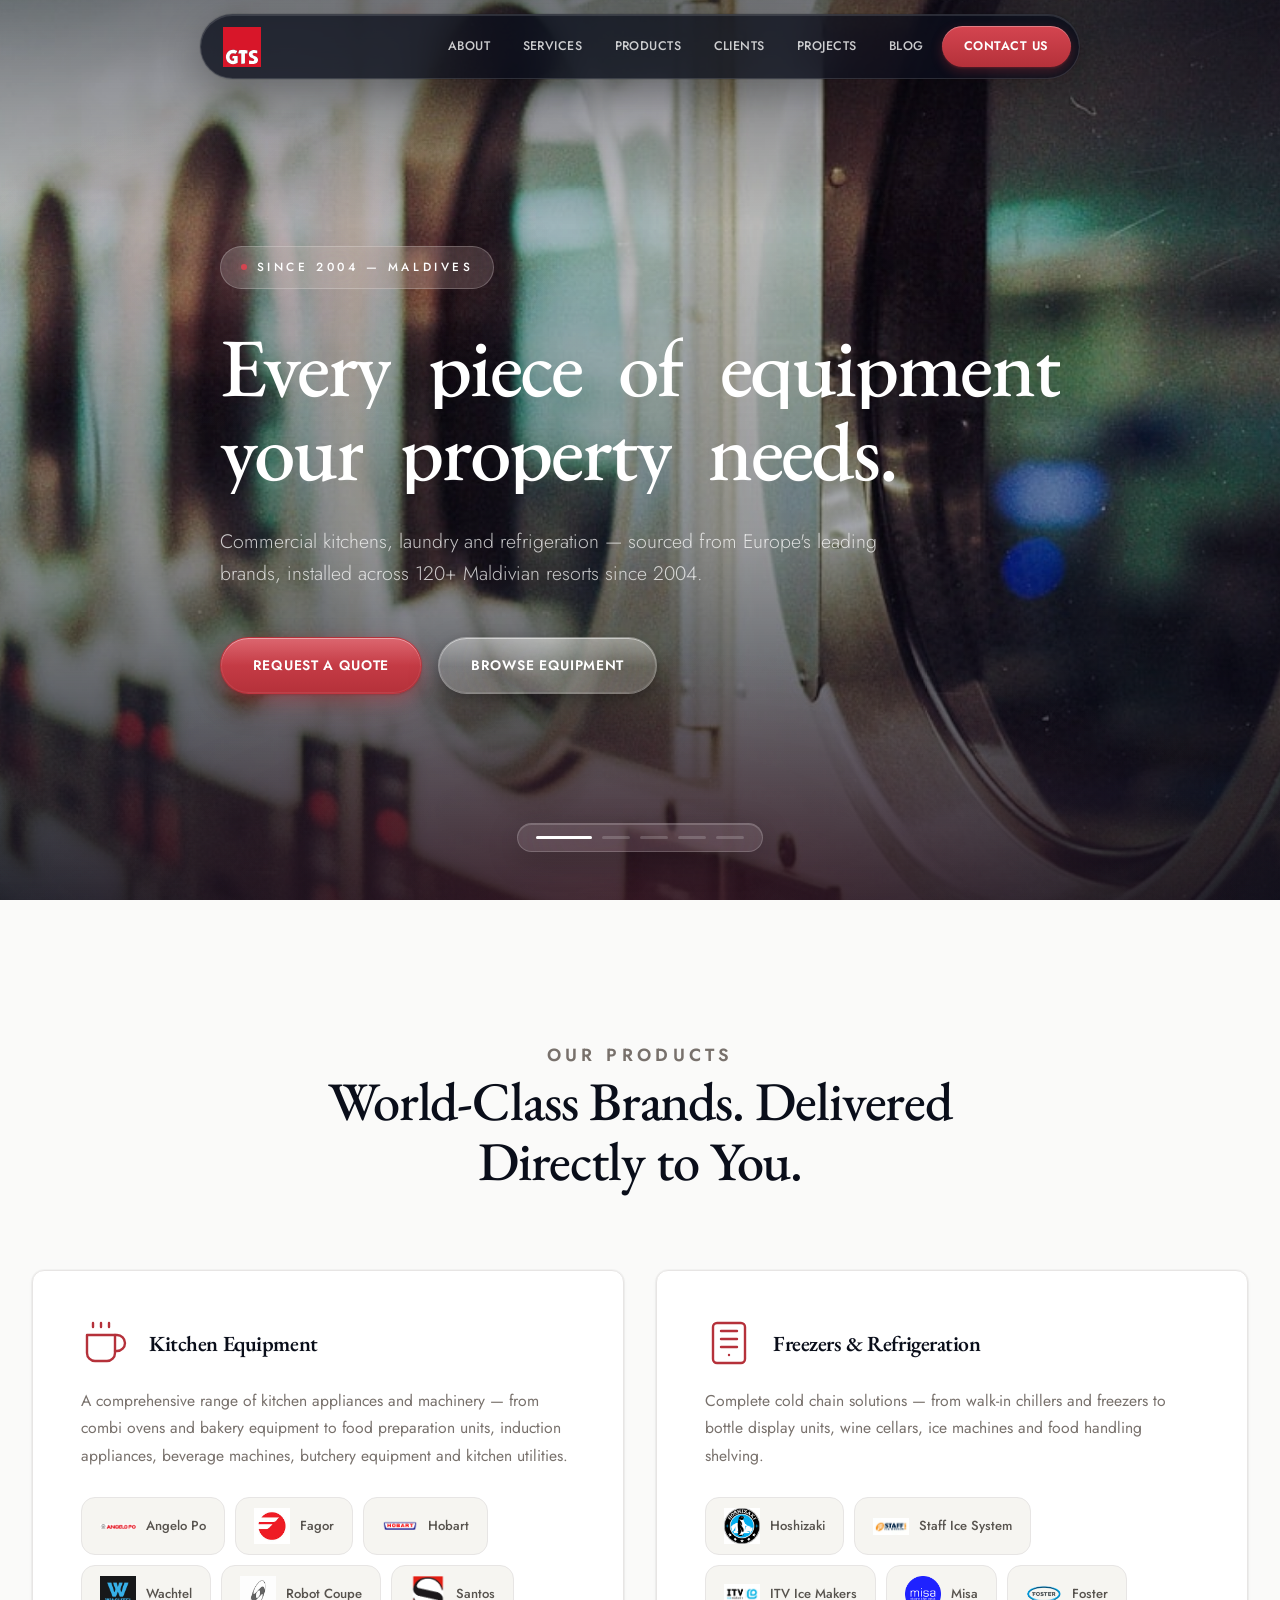
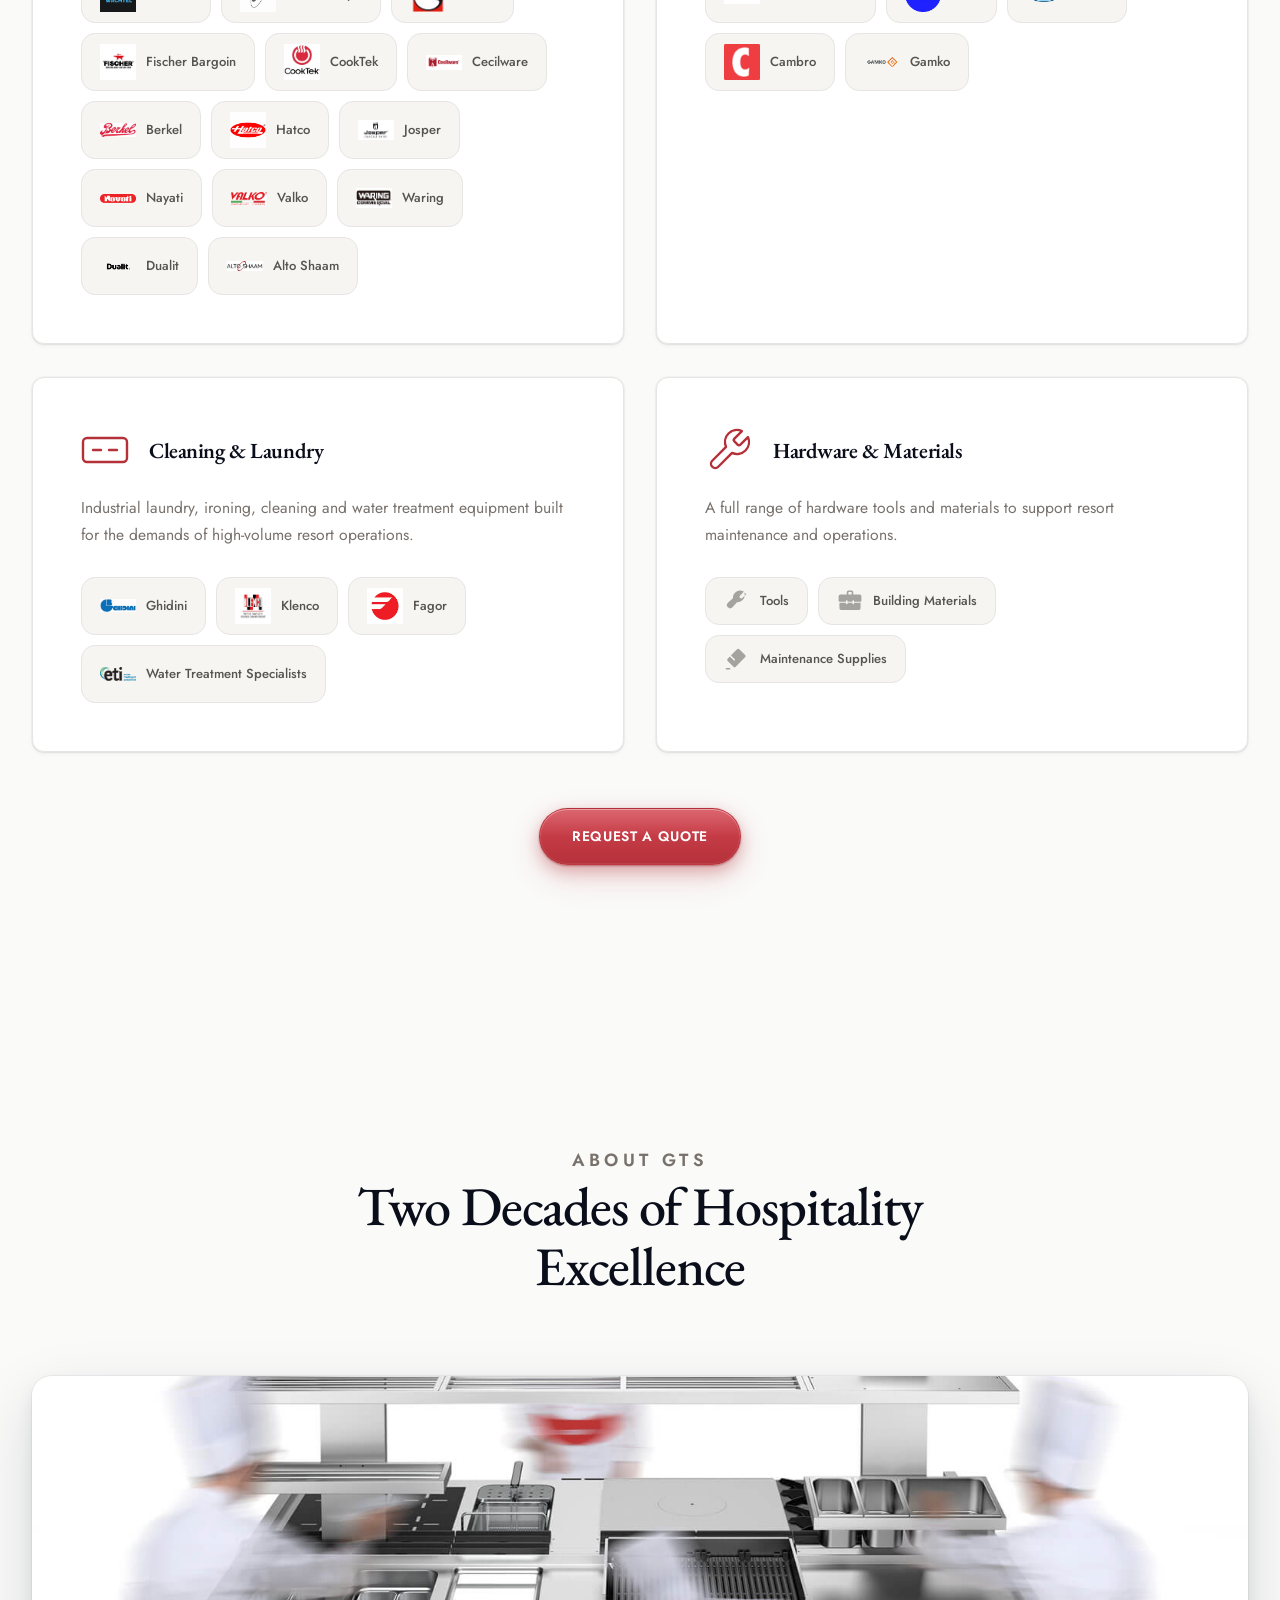
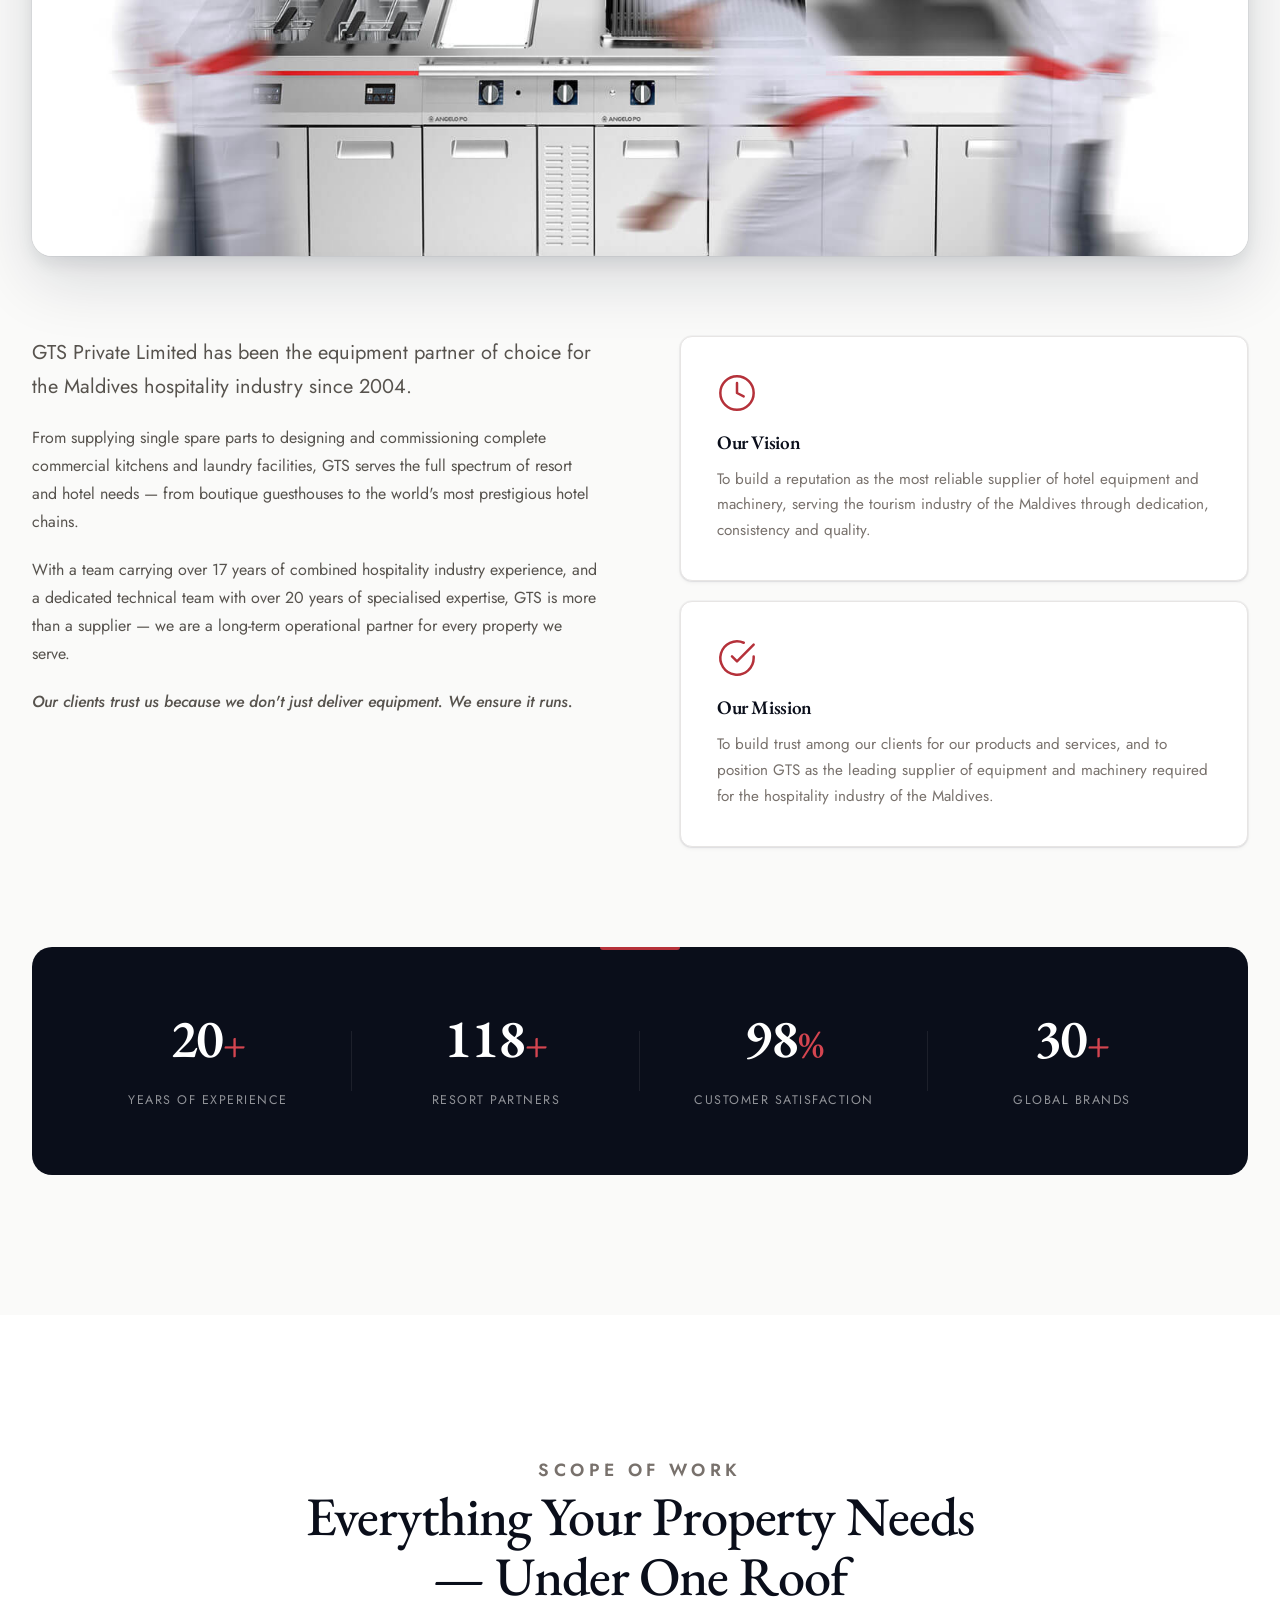
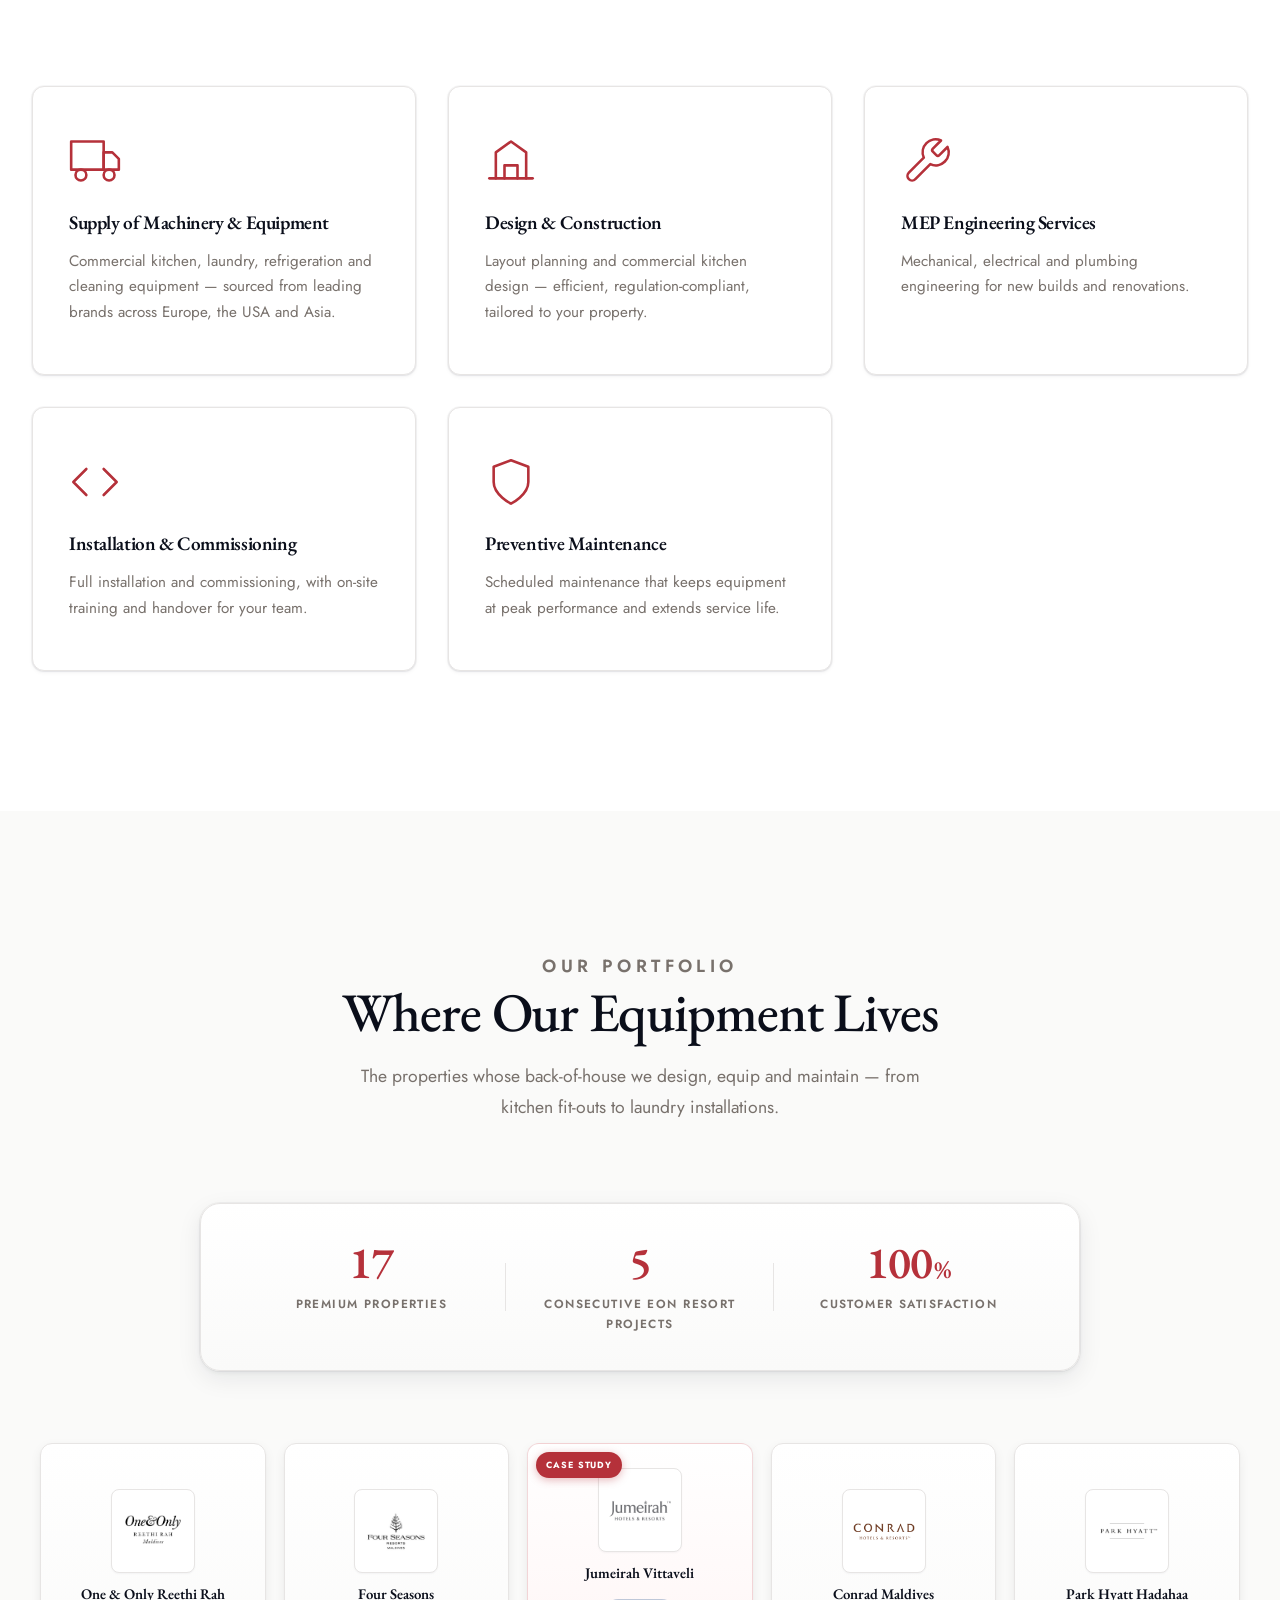
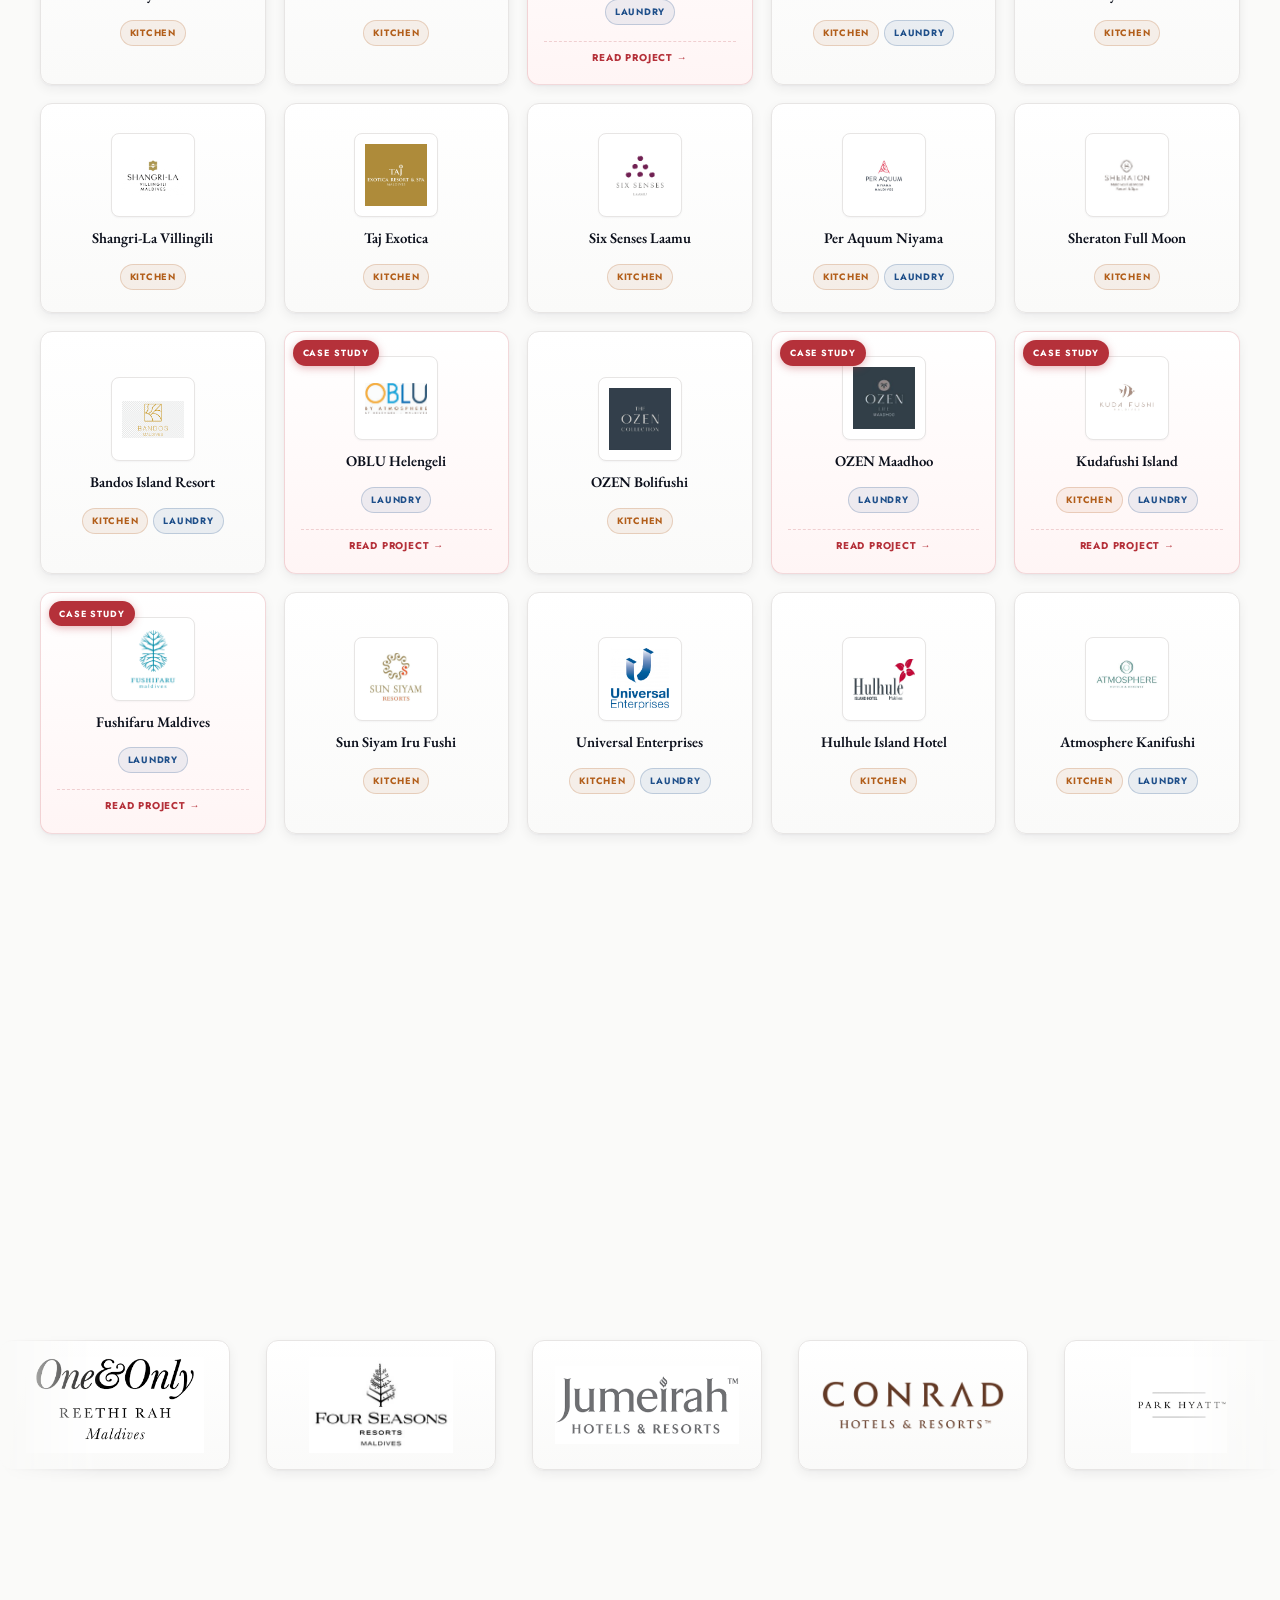
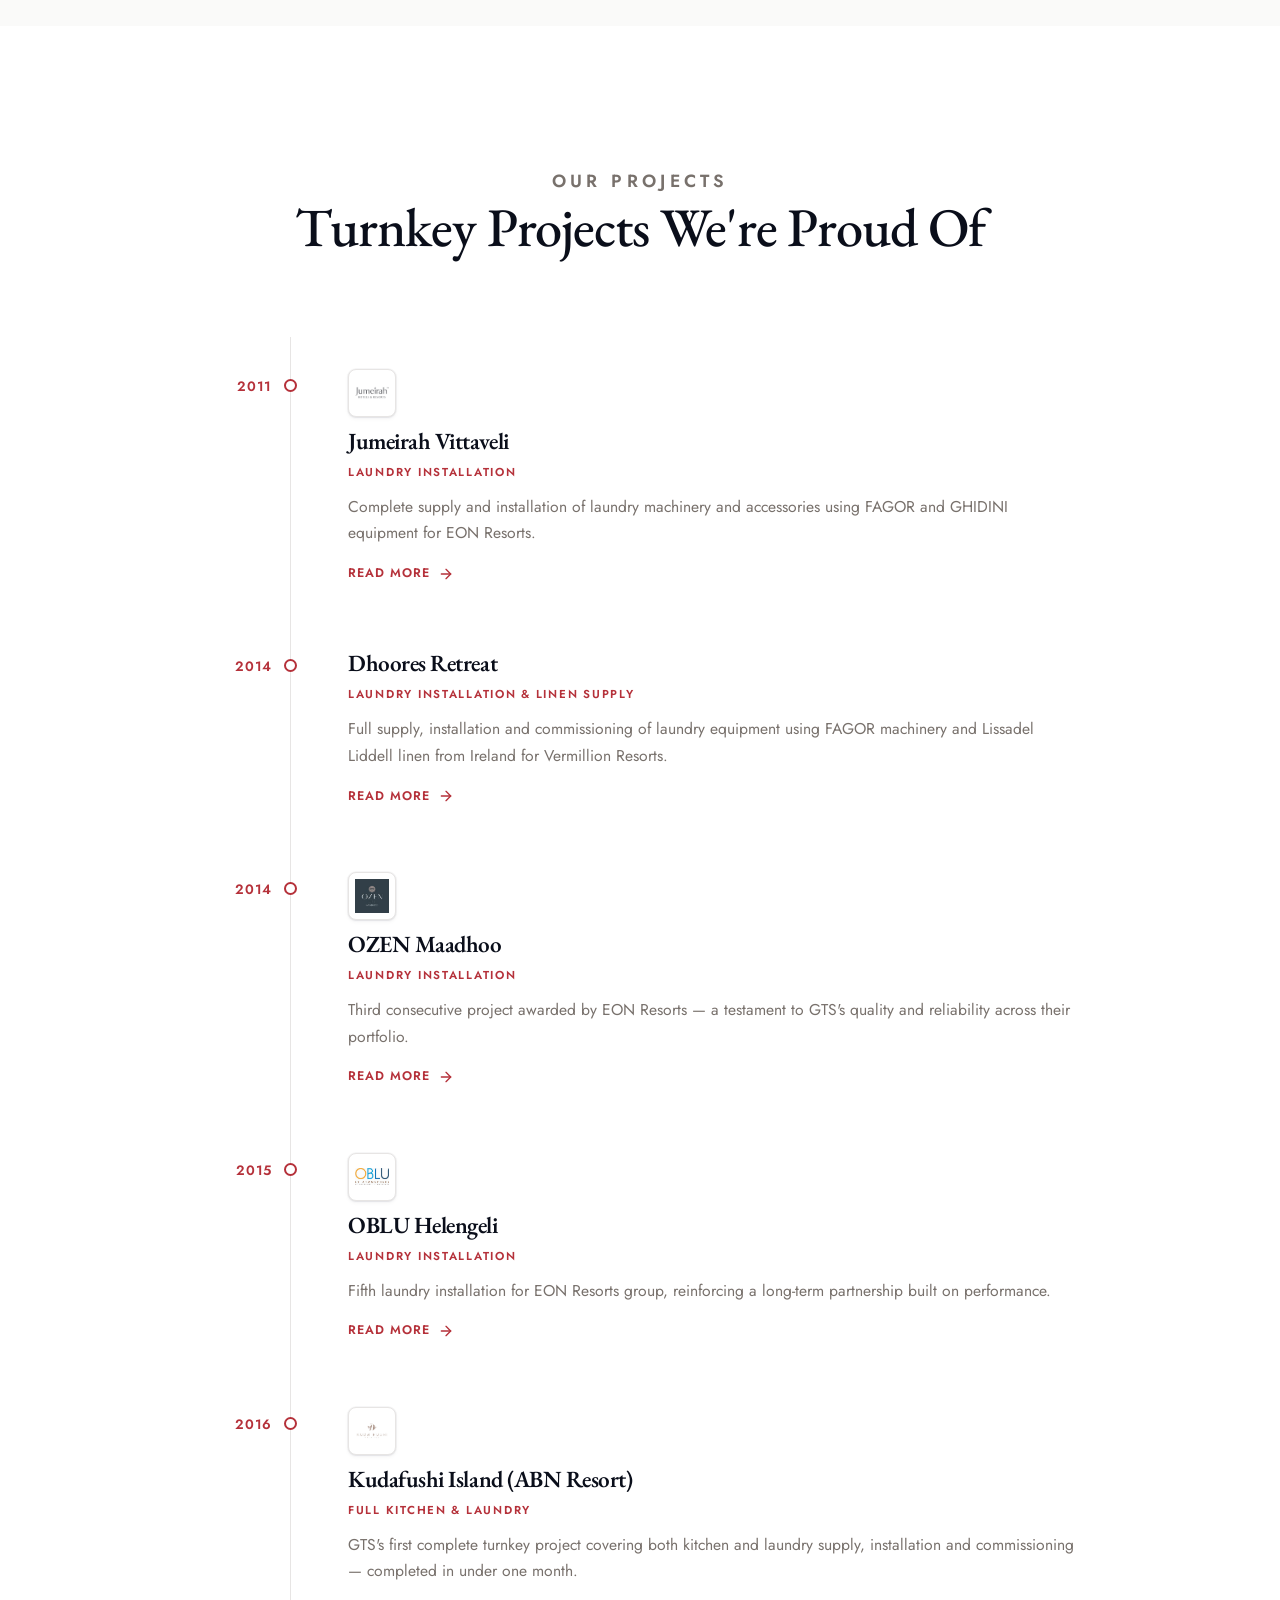
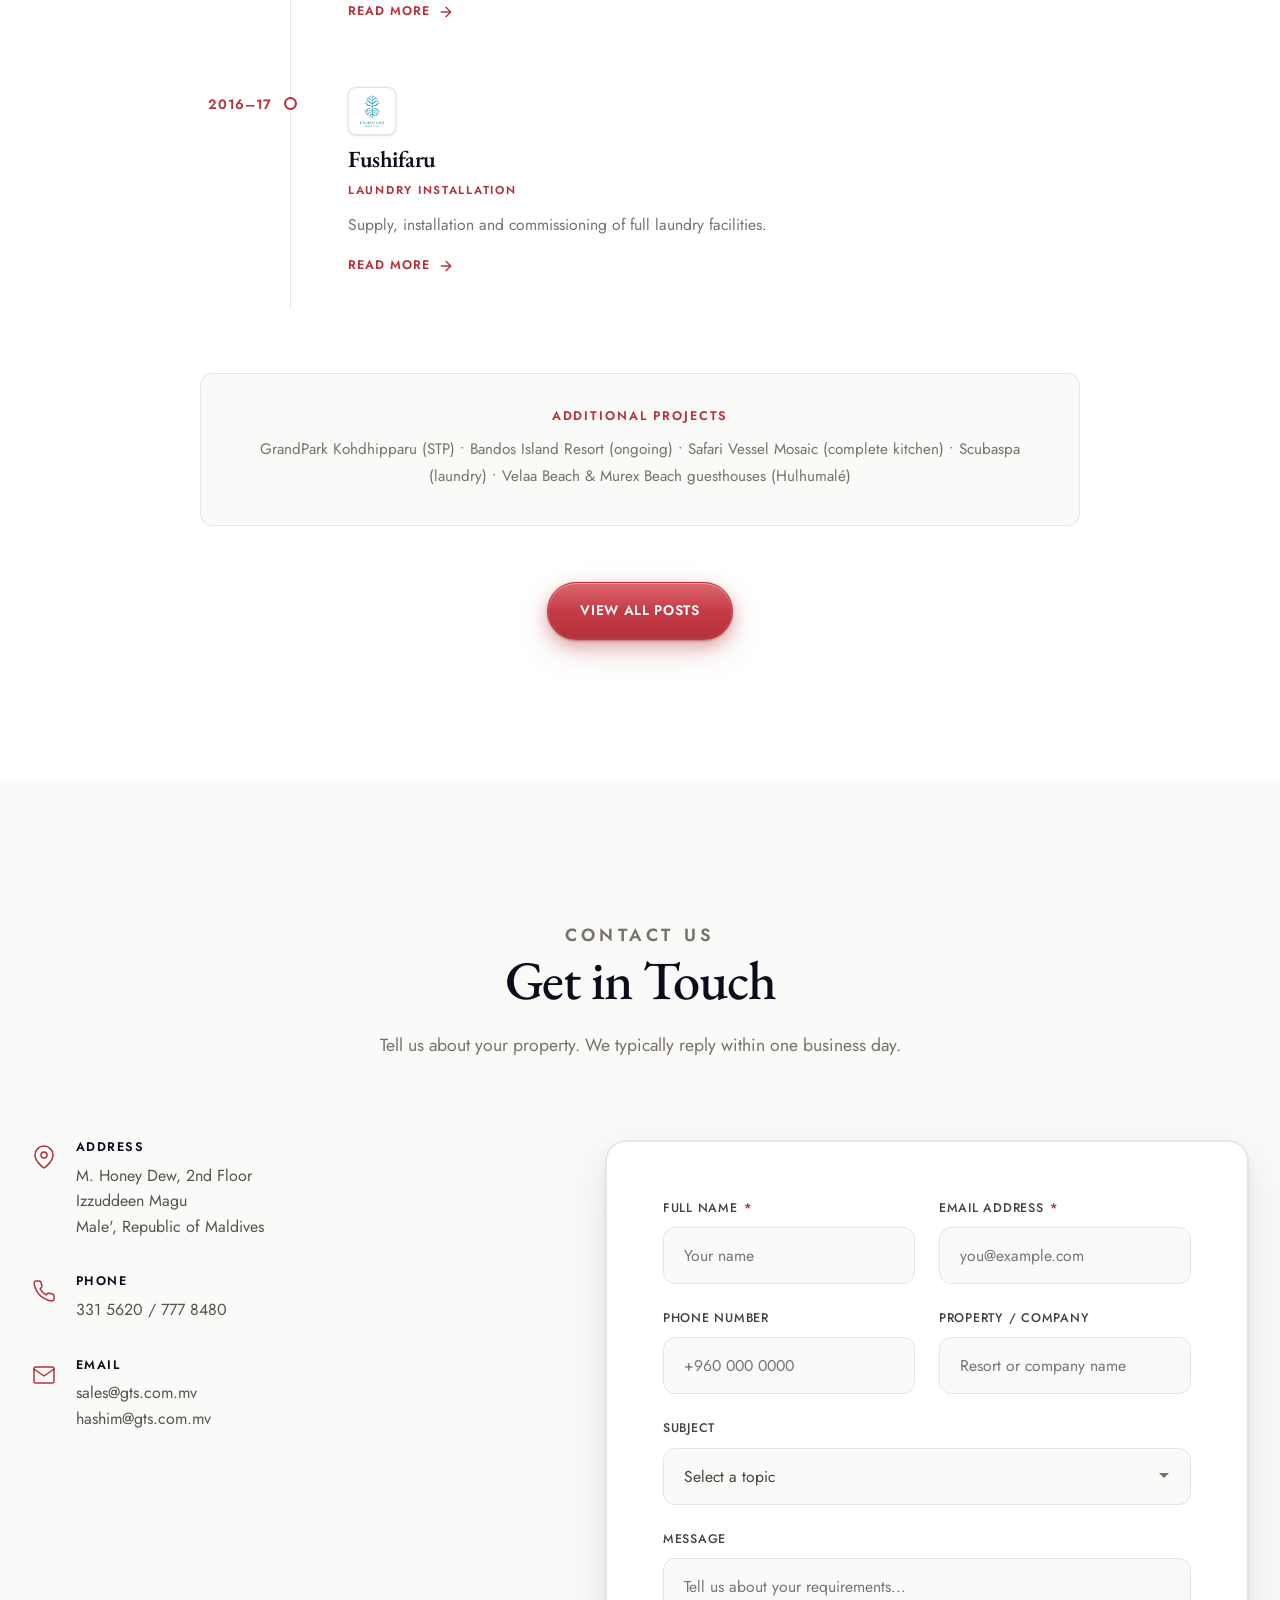
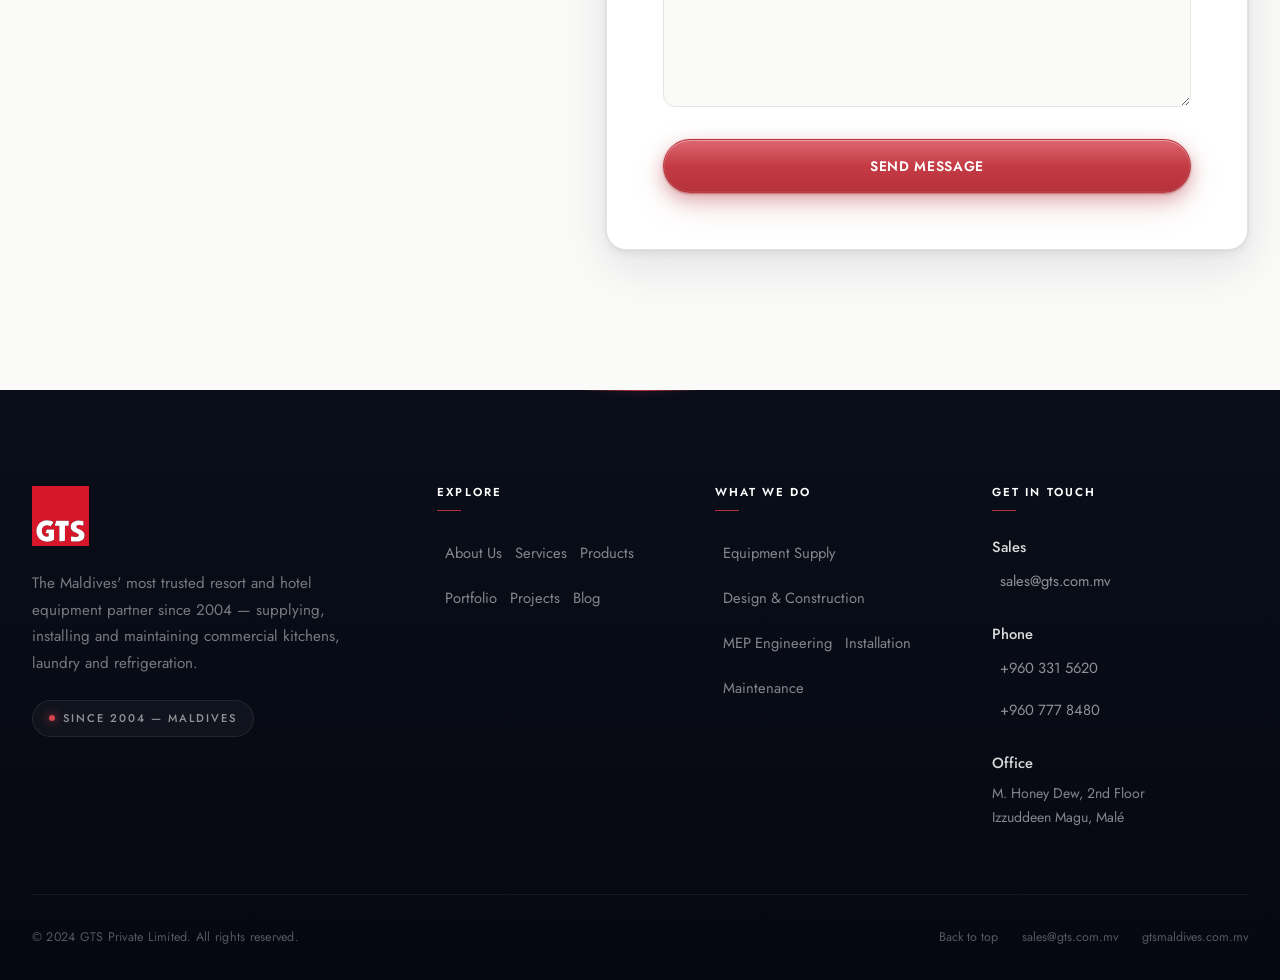
<file: index.html>
<!DOCTYPE html>
<html lang="en">
<head>
    <meta charset="UTF-8">
    <meta name="viewport" content="width=device-width, initial-scale=1.0">
    <title>GTS Maldives — Resort & Hotel Equipment Partner</title>
    <meta name="description" content="GTS Private Limited — The Maldives' most trusted resort and hotel equipment partner since 2004. Supply, installation and maintenance of commercial kitchen, laundry and refrigeration equipment.">
    <link rel="icon" type="image/svg+xml" href="images/Logo.svg">
    <link rel="canonical" href="https://gts.com.mv/">
    <meta property="og:type" content="website">
    <meta property="og:title" content="GTS Maldives — Resort & Hotel Equipment Partner">
    <meta property="og:description" content="The Maldives' most trusted resort and hotel equipment partner since 2004. Commercial kitchen, laundry and refrigeration equipment.">
    <meta property="og:url" content="https://gts.com.mv/">
    <meta property="og:image" content="https://gts.com.mv/images/maldives-hero.jpg">
    <meta property="og:site_name" content="GTS Maldives">
    <meta name="twitter:card" content="summary_large_image">
    <meta name="twitter:title" content="GTS Maldives — Resort & Hotel Equipment Partner">
    <meta name="twitter:description" content="The Maldives' most trusted resort and hotel equipment partner since 2004.">
    <meta name="twitter:image" content="https://gts.com.mv/images/maldives-hero.jpg">
    <script type="application/ld+json">
    {
        "@context": "https://schema.org",
        "@type": "Organization",
        "name": "GTS Private Limited",
        "alternateName": "GTS Maldives",
        "url": "https://gts.com.mv",
        "logo": "https://gts.com.mv/images/Logo.svg",
        "description": "The Maldives' most trusted resort and hotel equipment partner since 2004.",
        "foundingDate": "2004",
        "email": "sales@gts.com.mv",
        "address": {
            "@type": "PostalAddress",
            "addressCountry": "MV",
            "addressLocality": "Malé"
        },
        "areaServed": "Maldives",
        "knowsAbout": ["Commercial Kitchen Equipment", "Industrial Laundry Equipment", "Refrigeration Systems", "Hotel Equipment"]
    }
    </script>
    <link rel="stylesheet" href="style.css?v=19">
    <link rel="preconnect" href="https://fonts.googleapis.com">
    <link rel="preconnect" href="https://fonts.gstatic.com" crossorigin>
    <link href="https://fonts.googleapis.com/css2?family=EB+Garamond:wght@400;500;600;700&family=Jost:wght@300;400;500;600;700&display=swap" rel="stylesheet">
</head>
<body>
    <!-- Navigation -->
    <nav class="navbar" id="navbar">
        <div class="container nav-container" style="padding: 11px 8px 11px 22px !important;">
            <a href="#hero" class="nav-logo">
                <img src="images/Logo.svg" alt="GTS Maldives">
            </a>
            <button class="nav-toggle" id="navToggle" aria-label="Toggle navigation">
                <span></span>
                <span></span>
                <span></span>
            </button>
            <ul class="nav-menu" id="navMenu">
                <li><a href="#about">About</a></li>
                <li><a href="#services">Services</a></li>
                <li><a href="#products">Products</a></li>
                <li><a href="#clients">Clients</a></li>
                <li><a href="#projects">Projects</a></li>
                <li><a href="blog/index.html">Blog</a></li>
                <li><a href="#contact" class="nav-cta">Contact Us</a></li>
            </ul>
        </div>
    </nav>
    <div class="nav-backdrop" id="navBackdrop"></div>

    <!-- Hero Section: Cinematic Multi-Image Carousel -->
    <section class="hero" id="hero">
        <div class="hero-bg-stack" id="heroBgStack">
            <div class="hero-bg active" style="background-image: url('images/hotel-laundry.jpg')"></div>
            <div class="hero-bg" style="background-image: url('images/slide-2.jpg')"></div>
            <div class="hero-bg" style="background-image: url('images/maldives-hero.jpg')"></div>
            <div class="hero-bg" style="background-image: url('images/Jumeirah.avif')"></div>
            <div class="hero-bg" style="background-image: url('images/Oblu.jpg')"></div>
        </div>
        <div class="container hero-content">
            <p class="hero-tag">
                <span class="hero-tag-dot"></span>
                Since 2004 — Maldives
            </p>
            <h1 id="heroHeadline">
                <span class="word"><span class="word-inner">Every</span></span>
                <span class="word"><span class="word-inner">piece</span></span>
                <span class="word"><span class="word-inner">of</span></span>
                <span class="word"><span class="word-inner">equipment</span></span><br>
                <span class="word"><span class="word-inner">your</span></span>
                <span class="word"><span class="word-inner">property</span></span>
                <span class="word"><span class="word-inner">needs.</span></span>
            </h1>
            <p class="hero-subtitle">Commercial kitchens, laundry and refrigeration — sourced from Europe's leading brands, installed across 120+ Maldivian resorts since 2004.</p>
            <div class="hero-buttons">
                <a href="#contact" class="btn btn-primary">Request a Quote</a>
                <a href="#products" class="btn btn-outline">Browse Equipment</a>
            </div>
        </div>
        <div class="hero-progress" id="heroProgress">
            <div class="hero-progress-dot active" data-index="0"></div>
            <div class="hero-progress-dot" data-index="1"></div>
            <div class="hero-progress-dot" data-index="2"></div>
            <div class="hero-progress-dot" data-index="3"></div>
            <div class="hero-progress-dot" data-index="4"></div>
        </div>
    </section>

    <!-- Products Section -->
    <section class="section products" id="products">
        <div class="container">
            <div class="section-header" data-animate>
                <p class="section-tag">Our Products</p>
                <h2>World-Class Brands. Delivered Directly to You.</h2>
            </div>
            <div class="products-grid">
                <div class="product-card" data-animate>
                    <div class="product-header">
                        <div class="product-icon">
                            <svg viewBox="0 0 24 24" fill="none" stroke="currentColor" stroke-width="1.5" stroke-linecap="round" stroke-linejoin="round"><path d="M17 8h1a4 4 0 1 1 0 8h-1"/><path d="M3 8h14v9a4 4 0 0 1-4 4H7a4 4 0 0 1-4-4Z"/><line x1="6" y1="2" x2="6" y2="4"/><line x1="10" y1="2" x2="10" y2="4"/><line x1="14" y1="2" x2="14" y2="4"/></svg>
                        </div>
                        <h3>Kitchen Equipment</h3>
                    </div>
                    <p>A comprehensive range of kitchen appliances and machinery — from combi ovens and bakery equipment to food preparation units, induction appliances, beverage machines, butchery equipment and kitchen utilities.</p>
                    <div class="product-brands">
                        <span><img src="images/brands/angelopo.png" alt="">Angelo Po</span><span><img src="images/brands/fagor.png" alt="">Fagor</span><span><img src="images/brands/hobart.png" alt="">Hobart</span><span><img src="images/brands/wachtel.png" alt="">Wachtel</span><span><img src="images/brands/robotcoupe.png" alt="">Robot Coupe</span><span><img src="images/brands/santos.png" alt="">Santos</span><span><img src="images/brands/fisher-bargoin.jpg" alt="">Fischer Bargoin</span><span><img src="images/brands/cooktek.jpeg" alt="">CookTek</span><span><img src="images/brands/cecilware.png" alt="">Cecilware</span><span><img src="images/brands/berkel.webp" alt="">Berkel</span><span><img src="images/brands/hatco.png" alt="">Hatco</span><span><img src="images/brands/josper.png" alt="">Josper</span><span><img src="images/brands/nayati.png" alt="">Nayati</span><span><img src="images/brands/valko.png" alt="">Valko</span><span><img src="images/brands/waring.png" alt="">Waring</span><span><img src="images/brands/dualit.png" alt="">Dualit</span><span><img src="images/brands/alto-shaam.png" alt="">Alto Shaam</span>
                    </div>
                </div>
                <div class="product-card" data-animate>
                    <div class="product-header">
                        <div class="product-icon">
                            <svg viewBox="0 0 24 24" fill="none" stroke="currentColor" stroke-width="1.5" stroke-linecap="round" stroke-linejoin="round"><rect x="4" y="2" width="16" height="20" rx="2" ry="2"/><line x1="12" y1="18" x2="12" y2="18.01"/><path d="M8 6h8"/><path d="M8 10h8"/><path d="M8 14h8"/></svg>
                        </div>
                        <h3>Freezers &amp; Refrigeration</h3>
                    </div>
                    <p>Complete cold chain solutions — from walk-in chillers and freezers to bottle display units, wine cellars, ice machines and food handling shelving.</p>
                    <div class="product-brands">
                        <span><img src="images/brands/hoshizaki.png" alt="">Hoshizaki</span><span><img src="images/brands/staff-ice-system.avif" alt="">Staff Ice System</span><span><img src="images/brands/itv-ice-makers.png" alt="">ITV Ice Makers</span><span><img src="images/brands/misa.png" alt="">Misa</span><span><img src="images/brands/foster.png" alt="">Foster</span><span><img src="images/brands/cambro.png" alt="">Cambro</span><span><img src="images/brands/gamko.png" alt="">Gamko</span>
                    </div>
                </div>
                <div class="product-card" data-animate>
                    <div class="product-header">
                        <div class="product-icon">
                            <svg viewBox="0 0 24 24" fill="none" stroke="currentColor" stroke-width="1.5" stroke-linecap="round" stroke-linejoin="round"><rect x="1" y="6" width="22" height="12" rx="2"/><path d="M6 12h4"/><path d="M14 12h4"/></svg>
                        </div>
                        <h3>Cleaning &amp; Laundry</h3>
                    </div>
                    <p>Industrial laundry, ironing, cleaning and water treatment equipment built for the demands of high-volume resort operations.</p>
                    <div class="product-brands">
                        <span><img src="images/brands/ghidini.jpeg" alt="">Ghidini</span><span><img src="images/brands/klenco.jpg" alt="">Klenco</span><span><img src="images/brands/fagor.png" alt="">Fagor</span><span><img src="images/brands/water-treatment-specialists.webp" alt="">Water Treatment Specialists</span>
                    </div>
                </div>
                <div class="product-card" data-animate>
                    <div class="product-header">
                        <div class="product-icon">
                            <svg viewBox="0 0 24 24" fill="none" stroke="currentColor" stroke-width="1.5" stroke-linecap="round" stroke-linejoin="round"><path d="M14.7 6.3a1 1 0 0 0 0 1.4l1.6 1.6a1 1 0 0 0 1.4 0l3.77-3.77a6 6 0 0 1-7.94 7.94l-6.91 6.91a2.12 2.12 0 0 1-3-3l6.91-6.91a6 6 0 0 1 7.94-7.94l-3.76 3.76z"/></svg>
                        </div>
                        <h3>Hardware &amp; Materials</h3>
                    </div>
                    <p>A full range of hardware tools and materials to support resort maintenance and operations.</p>
                    <div class="product-brands">
                        <span><svg xmlns="http://www.w3.org/2000/svg" width="22" height="22" viewBox="0 0 256 256" fill="currentColor"><path d="M226.76,69a8,8,0,0,0-12.84-2.88l-40.3,37.19-17.23-3.7-3.7-17.23,37.19-40.3A8,8,0,0,0,187,29.24,72,72,0,0,0,88,96c0,1.41,0,2.82.1,4.23L38.55,144.34a31.88,31.88,0,0,0,45.11,45.11l44.11-49.55c1.41.07,2.82.1,4.23.1a72,72,0,0,0,66.77-99Z"/></svg>Tools</span><span><svg xmlns="http://www.w3.org/2000/svg" width="22" height="22" viewBox="0 0 256 256" fill="currentColor"><path d="M224,64H160V40a16,16,0,0,0-16-16H112A16,16,0,0,0,96,40V64H32A16,16,0,0,0,16,80v48a8,8,0,0,0,8,8H88v-8a8,8,0,0,1,16,0v8h48v-8a8,8,0,0,1,16,0v8h64a8,8,0,0,0,8-8V80A16,16,0,0,0,224,64Zm-80,0H112V40h32ZM232,152v48a16,16,0,0,1-16,16H40a16,16,0,0,1-16-16V152a8,8,0,0,1,8-8H88v8a8,8,0,0,0,16,0v-8h48v8a8,8,0,0,0,16,0v-8h64A8,8,0,0,1,232,152Z"/></svg>Building Materials</span><span><svg xmlns="http://www.w3.org/2000/svg" width="22" height="22" viewBox="0 0 256 256" fill="currentColor"><path d="M207.1,88.52l-56-55.95a16,16,0,0,0-22.63,0L71.67,89.37a4,4,0,0,0,0,5.66l34.83,34.83a8,8,0,0,1-11.32,11.31L60.42,106.42a4,4,0,0,0-5.65,0l-18.1,18.1a16,16,0,0,0,0,22.62l56,56a16,16,0,0,0,22.63,0L207.1,111.15A16,16,0,0,0,207.1,88.52ZM64,224a8,8,0,0,1-8,8H24a8,8,0,0,1,0-16H56A8,8,0,0,1,64,224Z"/></svg>Maintenance Supplies</span>
                    </div>
                </div>
            </div>
            <div class="products-cta" data-animate>
                <a href="#contact" class="btn btn-primary">Request a Quote</a>
            </div>
        </div>
    </section>

    <!-- About Section -->
    <section class="section about" id="about">
        <div class="container">
            <div class="section-header" data-animate>
                <p class="section-tag">About GTS</p>
                <h2>Two Decades of Hospitality Excellence</h2>
            </div>
            <div class="about-image" data-animate>
                <img src="images/slide-2.jpg" alt="Professional commercial kitchen equipment supplied by GTS Maldives">
            </div>
            <div class="about-grid">
                <div class="about-text">
                    <p class="lead">GTS Private Limited has been the equipment partner of choice for the Maldives hospitality industry since 2004.</p>
                    <p>From supplying single spare parts to designing and commissioning complete commercial kitchens and laundry facilities, GTS serves the full spectrum of resort and hotel needs — from boutique guesthouses to the world's most prestigious hotel chains.</p>
                    <p>With a team carrying over 17 years of combined hospitality industry experience, and a dedicated technical team with over 20 years of specialised expertise, GTS is more than a supplier — we are a long-term operational partner for every property we serve.</p>
                    <p class="highlight-text">Our clients trust us because we don't just deliver equipment. We ensure it runs.</p>
                </div>
                <div class="about-values">
                    <div class="value-card" data-animate>
                        <div class="value-icon">
                            <svg viewBox="0 0 24 24" fill="none" stroke="currentColor" stroke-width="1.5" stroke-linecap="round" stroke-linejoin="round"><circle cx="12" cy="12" r="10"/><path d="M12 6v6l4 2"/></svg>
                        </div>
                        <h3>Our Vision</h3>
                        <p>To build a reputation as the most reliable supplier of hotel equipment and machinery, serving the tourism industry of the Maldives through dedication, consistency and quality.</p>
                    </div>
                    <div class="value-card" data-animate>
                        <div class="value-icon">
                            <svg viewBox="0 0 24 24" fill="none" stroke="currentColor" stroke-width="1.5" stroke-linecap="round" stroke-linejoin="round"><path d="M22 11.08V12a10 10 0 1 1-5.93-9.14"/><polyline points="22 4 12 14.01 9 11.01"/></svg>
                        </div>
                        <h3>Our Mission</h3>
                        <p>To build trust among our clients for our products and services, and to position GTS as the leading supplier of equipment and machinery required for the hospitality industry of the Maldives.</p>
                    </div>
                </div>
            </div>
            <div class="about-stats">
                <div class="stat" data-animate>
                    <span class="stat-number" data-count="20">0</span><span class="stat-suffix">+</span>
                    <span class="stat-label">Years of Experience</span>
                </div>
                <div class="stat" data-animate>
                    <span class="stat-number" data-count="120">0</span><span class="stat-suffix">+</span>
                    <span class="stat-label">Resort Partners</span>
                </div>
                <div class="stat" data-animate>
                    <span class="stat-number" data-count="100">0</span><span class="stat-suffix">%</span>
                    <span class="stat-label">Customer Satisfaction</span>
                </div>
                <div class="stat" data-animate>
                    <span class="stat-number" data-count="30">0</span><span class="stat-suffix">+</span>
                    <span class="stat-label">Global Brands</span>
                </div>
            </div>
        </div>
    </section>

    <!-- Services Section -->
    <section class="section services" id="services">
        <div class="container">
            <div class="section-header" data-animate>
                <p class="section-tag">Scope of Work</p>
                <h2>Everything Your Property Needs — Under One Roof</h2>
            </div>
            <div class="services-grid">
                <div class="service-card" data-animate>
                    <div class="service-icon">
                        <svg viewBox="0 0 24 24" fill="none" stroke="currentColor" stroke-width="1.5" stroke-linecap="round" stroke-linejoin="round"><rect x="1" y="3" width="15" height="13"/><polygon points="16 8 20 8 23 11 23 16 16 16 16 8"/><circle cx="5.5" cy="18.5" r="2.5"/><circle cx="18.5" cy="18.5" r="2.5"/></svg>
                    </div>
                    <h3>Supply of Machinery &amp; Equipment</h3>
                    <p>Commercial kitchen, laundry, refrigeration and cleaning equipment — sourced from leading brands across Europe, the USA and Asia.</p>
                </div>
                <div class="service-card" data-animate>
                    <div class="service-icon">
                        <svg viewBox="0 0 24 24" fill="none" stroke="currentColor" stroke-width="1.5" stroke-linecap="round" stroke-linejoin="round"><path d="M2 20h20"/><path d="M5 20V8l7-5 7 5v12"/><path d="M9 20v-6h6v6"/></svg>
                    </div>
                    <h3>Design &amp; Construction</h3>
                    <p>Layout planning and commercial kitchen design — efficient, regulation-compliant, tailored to your property.</p>
                </div>
                <div class="service-card" data-animate>
                    <div class="service-icon">
                        <svg viewBox="0 0 24 24" fill="none" stroke="currentColor" stroke-width="1.5" stroke-linecap="round" stroke-linejoin="round"><path d="M14.7 6.3a1 1 0 0 0 0 1.4l1.6 1.6a1 1 0 0 0 1.4 0l3.77-3.77a6 6 0 0 1-7.94 7.94l-6.91 6.91a2.12 2.12 0 0 1-3-3l6.91-6.91a6 6 0 0 1 7.94-7.94l-3.76 3.76z"/></svg>
                    </div>
                    <h3>MEP Engineering Services</h3>
                    <p>Mechanical, electrical and plumbing engineering for new builds and renovations.</p>
                </div>
                <div class="service-card" data-animate>
                    <div class="service-icon">
                        <svg viewBox="0 0 24 24" fill="none" stroke="currentColor" stroke-width="1.5" stroke-linecap="round" stroke-linejoin="round"><polyline points="16 18 22 12 16 6"/><polyline points="8 6 2 12 8 18"/></svg>
                    </div>
                    <h3>Installation &amp; Commissioning</h3>
                    <p>Full installation and commissioning, with on-site training and handover for your team.</p>
                </div>
                <div class="service-card" data-animate>
                    <div class="service-icon">
                        <svg viewBox="0 0 24 24" fill="none" stroke="currentColor" stroke-width="1.5" stroke-linecap="round" stroke-linejoin="round"><path d="M12 22s8-4 8-10V5l-8-3-8 3v7c0 6 8 10 8 10z"/></svg>
                    </div>
                    <h3>Preventive Maintenance</h3>
                    <p>Scheduled maintenance that keeps equipment at peak performance and extends service life.</p>
                </div>
            </div>
        </div>
    </section>

    <!-- Portfolio Section: Equipment Supplier Showcase -->
    <section class="portfolio-section" id="clients">
        <div class="container">
            <div class="section-header" data-animate>
                <p class="section-tag">Our Portfolio</p>
                <h2>Where Our Equipment Lives</h2>
                <p>The properties whose back-of-house we design, equip and maintain — from kitchen fit-outs to laundry installations.</p>
            </div>

            <div class="portfolio-stats" data-animate>
                <div class="portfolio-stat">
                    <span class="portfolio-stat-num">17</span>
                    <span class="portfolio-stat-label">Premium Properties</span>
                </div>
                <div class="portfolio-stat">
                    <span class="portfolio-stat-num">5</span>
                    <span class="portfolio-stat-label">Consecutive EON Resort Projects</span>
                </div>
                <div class="portfolio-stat">
                    <span class="portfolio-stat-num">100<span class="portfolio-stat-suffix">%</span></span>
                    <span class="portfolio-stat-label">Customer Satisfaction</span>
                </div>
            </div>

            <div class="portfolio-grid" id="portfolioGrid">
                <article class="portfolio-card">
                    <div class="portfolio-card-logo"><img src="images/resort logos/one and only.png" alt="One & Only"></div>
                    <div class="portfolio-card-name">One &amp; Only Reethi Rah</div>
                    <div class="portfolio-card-tags"><span class="tag tag-kitchen">Kitchen</span></div>
                </article>

                <article class="portfolio-card">
                    <div class="portfolio-card-logo"><img src="images/resort logos/four seasons.jpg" alt="Four Seasons"></div>
                    <div class="portfolio-card-name">Four Seasons</div>
                    <div class="portfolio-card-tags"><span class="tag tag-kitchen">Kitchen</span></div>
                </article>

                <a href="blog/jumeirah-vittaveli.html" class="portfolio-card portfolio-card-featured">
                    <div class="portfolio-card-badge">Case Study</div>
                    <div class="portfolio-card-logo"><img src="images/resort logos/Jumeirah.png" alt="Jumeirah"></div>
                    <div class="portfolio-card-name">Jumeirah Vittaveli</div>
                    <div class="portfolio-card-tags"><span class="tag tag-laundry">Laundry</span></div>
                    <div class="portfolio-card-link">Read project →</div>
                </a>

                <article class="portfolio-card">
                    <div class="portfolio-card-logo"><img src="images/resort logos/Conrad.png" alt="Conrad"></div>
                    <div class="portfolio-card-name">Conrad Maldives</div>
                    <div class="portfolio-card-tags"><span class="tag tag-kitchen">Kitchen</span><span class="tag tag-laundry">Laundry</span></div>
                </article>

                <article class="portfolio-card">
                    <div class="portfolio-card-logo"><img src="images/resort logos/Hyatt.jpg" alt="Hyatt"></div>
                    <div class="portfolio-card-name">Park Hyatt Hadahaa</div>
                    <div class="portfolio-card-tags"><span class="tag tag-kitchen">Kitchen</span></div>
                </article>

                <article class="portfolio-card">
                    <div class="portfolio-card-logo"><img src="images/resort logos/Shangrila.png" alt="Shangri-La"></div>
                    <div class="portfolio-card-name">Shangri-La Villingili</div>
                    <div class="portfolio-card-tags"><span class="tag tag-kitchen">Kitchen</span></div>
                </article>

                <article class="portfolio-card">
                    <div class="portfolio-card-logo"><img src="images/resort logos/Taj.jpg" alt="Taj"></div>
                    <div class="portfolio-card-name">Taj Exotica</div>
                    <div class="portfolio-card-tags"><span class="tag tag-kitchen">Kitchen</span></div>
                </article>

                <article class="portfolio-card">
                    <div class="portfolio-card-logo"><img src="images/resort logos/six senses.webp" alt="Six Senses"></div>
                    <div class="portfolio-card-name">Six Senses Laamu</div>
                    <div class="portfolio-card-tags"><span class="tag tag-kitchen">Kitchen</span></div>
                </article>

                <article class="portfolio-card">
                    <div class="portfolio-card-logo"><img src="images/resort logos/Per aquum.jpg" alt="Per Aquum"></div>
                    <div class="portfolio-card-name">Per Aquum Niyama</div>
                    <div class="portfolio-card-tags"><span class="tag tag-kitchen">Kitchen</span><span class="tag tag-laundry">Laundry</span></div>
                </article>

                <article class="portfolio-card">
                    <div class="portfolio-card-logo"><img src="images/resort logos/Sheraton.jpg" alt="Sheraton"></div>
                    <div class="portfolio-card-name">Sheraton Full Moon</div>
                    <div class="portfolio-card-tags"><span class="tag tag-kitchen">Kitchen</span></div>
                </article>

                <article class="portfolio-card">
                    <div class="portfolio-card-logo"><img src="images/resort logos/Bandos.png" alt="Bandos"></div>
                    <div class="portfolio-card-name">Bandos Island Resort</div>
                    <div class="portfolio-card-tags"><span class="tag tag-kitchen">Kitchen</span><span class="tag tag-laundry">Laundry</span></div>
                </article>

                <a href="blog/oblu-helengeli.html" class="portfolio-card portfolio-card-featured">
                    <div class="portfolio-card-badge">Case Study</div>
                    <div class="portfolio-card-logo"><img src="images/resort logos/Oblu.jpg" alt="OBLU"></div>
                    <div class="portfolio-card-name">OBLU Helengeli</div>
                    <div class="portfolio-card-tags"><span class="tag tag-laundry">Laundry</span></div>
                    <div class="portfolio-card-link">Read project →</div>
                </a>

                <article class="portfolio-card">
                    <div class="portfolio-card-logo"><img src="images/resort logos/Ozen.jpg" alt="OZEN"></div>
                    <div class="portfolio-card-name">OZEN Bolifushi</div>
                    <div class="portfolio-card-tags"><span class="tag tag-kitchen">Kitchen</span></div>
                </article>

                <a href="blog/maadhoo-island.html" class="portfolio-card portfolio-card-featured">
                    <div class="portfolio-card-badge">Case Study</div>
                    <div class="portfolio-card-logo"><img src="images/resort logos/Ozen maadhoo.jpg" alt="OZEN Maadhoo"></div>
                    <div class="portfolio-card-name">OZEN Maadhoo</div>
                    <div class="portfolio-card-tags"><span class="tag tag-laundry">Laundry</span></div>
                    <div class="portfolio-card-link">Read project →</div>
                </a>

                <a href="blog/kudafushi-island.html" class="portfolio-card portfolio-card-featured">
                    <div class="portfolio-card-badge">Case Study</div>
                    <div class="portfolio-card-logo"><img src="images/resort logos/Kudafushi.jpg" alt="Kudafushi"></div>
                    <div class="portfolio-card-name">Kudafushi Island</div>
                    <div class="portfolio-card-tags"><span class="tag tag-kitchen">Kitchen</span><span class="tag tag-laundry">Laundry</span></div>
                    <div class="portfolio-card-link">Read project →</div>
                </a>

                <a href="blog/fushifaru.html" class="portfolio-card portfolio-card-featured">
                    <div class="portfolio-card-badge">Case Study</div>
                    <div class="portfolio-card-logo"><img src="images/resort logos/Fushifaru.webp" alt="Fushifaru"></div>
                    <div class="portfolio-card-name">Fushifaru Maldives</div>
                    <div class="portfolio-card-tags"><span class="tag tag-laundry">Laundry</span></div>
                    <div class="portfolio-card-link">Read project →</div>
                </a>

                <article class="portfolio-card">
                    <div class="portfolio-card-logo"><img src="images/resort logos/Sun siyam.jpg" alt="Sun Siyam"></div>
                    <div class="portfolio-card-name">Sun Siyam Iru Fushi</div>
                    <div class="portfolio-card-tags"><span class="tag tag-kitchen">Kitchen</span></div>
                </article>

                <article class="portfolio-card">
                    <div class="portfolio-card-logo"><img src="images/resort logos/Universal.png" alt="Universal Enterprises"></div>
                    <div class="portfolio-card-name">Universal Enterprises</div>
                    <div class="portfolio-card-tags"><span class="tag tag-kitchen">Kitchen</span><span class="tag tag-laundry">Laundry</span></div>
                </article>

                <article class="portfolio-card">
                    <div class="portfolio-card-logo"><img src="images/resort logos/Hulhule island hotel.jpg" alt="Hulhule Island Hotel"></div>
                    <div class="portfolio-card-name">Hulhule Island Hotel</div>
                    <div class="portfolio-card-tags"><span class="tag tag-kitchen">Kitchen</span></div>
                </article>

                <article class="portfolio-card">
                    <div class="portfolio-card-logo"><img src="images/resort logos/Atmosphere.jpg" alt="Atmosphere"></div>
                    <div class="portfolio-card-name">Atmosphere Kanifushi</div>
                    <div class="portfolio-card-tags"><span class="tag tag-kitchen">Kitchen</span><span class="tag tag-laundry">Laundry</span></div>
                </article>
            </div>
        </div>
    </section>

    <!-- Resort Logos Slider (slows on hover) -->
    <section class="resort-slider-section">
        <div class="container">
            <div data-animate>
                <p class="section-tag" style="text-align:center; display:block;">Equipment Partner To</p>
                <h3>The Properties Behind the Maldives' Most Iconic Stays</h3>
                <p class="slider-subtitle">From kitchen design to laundry installation and maintenance, GTS supplies the equipment that powers these resorts day in, day out.</p>
            </div>
        </div>
        <div class="resort-slider">
            <div class="resort-slider-track" id="resortSliderTrack">
                <div class="resort-slide"><img src="images/resort logos/one and only.png" alt="One & Only"></div>
                <div class="resort-slide"><img src="images/resort logos/four seasons.jpg" alt="Four Seasons"></div>
                <div class="resort-slide"><img src="images/resort logos/Jumeirah.png" alt="Jumeirah"></div>
                <div class="resort-slide"><img src="images/resort logos/Conrad.png" alt="Conrad"></div>
                <div class="resort-slide"><img src="images/resort logos/Hyatt.jpg" alt="Hyatt"></div>
                <div class="resort-slide"><img src="images/resort logos/Shangrila.png" alt="Shangri-La"></div>
                <div class="resort-slide"><img src="images/resort logos/Taj.jpg" alt="Taj"></div>
                <div class="resort-slide"><img src="images/resort logos/six senses.webp" alt="Six Senses"></div>
                <div class="resort-slide"><img src="images/resort logos/Per aquum.jpg" alt="Per Aquum"></div>
                <div class="resort-slide"><img src="images/resort logos/Sheraton.jpg" alt="Sheraton"></div>
                <div class="resort-slide"><img src="images/resort logos/Bandos.png" alt="Bandos"></div>
                <div class="resort-slide"><img src="images/resort logos/Oblu.jpg" alt="OBLU"></div>
                <div class="resort-slide"><img src="images/resort logos/Ozen.jpg" alt="OZEN"></div>
                <div class="resort-slide"><img src="images/resort logos/Ozen maadhoo.jpg" alt="OZEN Maadhoo"></div>
                <div class="resort-slide"><img src="images/resort logos/Kudafushi.jpg" alt="Kudafushi"></div>
                <div class="resort-slide"><img src="images/resort logos/Fushifaru.webp" alt="Fushifaru"></div>
                <div class="resort-slide"><img src="images/resort logos/Sun siyam.jpg" alt="Sun Siyam"></div>
                <div class="resort-slide"><img src="images/resort logos/Universal.png" alt="Universal"></div>
                <div class="resort-slide"><img src="images/resort logos/Hulhule island hotel.jpg" alt="Hulhule Island Hotel"></div>
                <div class="resort-slide"><img src="images/resort logos/Atmosphere.jpg" alt="Atmosphere"></div>
                <!-- Duplicate for seamless infinite loop -->
                <div class="resort-slide"><img src="images/resort logos/one and only.png" alt="One & Only"></div>
                <div class="resort-slide"><img src="images/resort logos/four seasons.jpg" alt="Four Seasons"></div>
                <div class="resort-slide"><img src="images/resort logos/Jumeirah.png" alt="Jumeirah"></div>
                <div class="resort-slide"><img src="images/resort logos/Conrad.png" alt="Conrad"></div>
                <div class="resort-slide"><img src="images/resort logos/Hyatt.jpg" alt="Hyatt"></div>
                <div class="resort-slide"><img src="images/resort logos/Shangrila.png" alt="Shangri-La"></div>
                <div class="resort-slide"><img src="images/resort logos/Taj.jpg" alt="Taj"></div>
                <div class="resort-slide"><img src="images/resort logos/six senses.webp" alt="Six Senses"></div>
                <div class="resort-slide"><img src="images/resort logos/Per aquum.jpg" alt="Per Aquum"></div>
                <div class="resort-slide"><img src="images/resort logos/Sheraton.jpg" alt="Sheraton"></div>
                <div class="resort-slide"><img src="images/resort logos/Bandos.png" alt="Bandos"></div>
                <div class="resort-slide"><img src="images/resort logos/Oblu.jpg" alt="OBLU"></div>
                <div class="resort-slide"><img src="images/resort logos/Ozen.jpg" alt="OZEN"></div>
                <div class="resort-slide"><img src="images/resort logos/Ozen maadhoo.jpg" alt="OZEN Maadhoo"></div>
                <div class="resort-slide"><img src="images/resort logos/Kudafushi.jpg" alt="Kudafushi"></div>
                <div class="resort-slide"><img src="images/resort logos/Fushifaru.webp" alt="Fushifaru"></div>
                <div class="resort-slide"><img src="images/resort logos/Sun siyam.jpg" alt="Sun Siyam"></div>
                <div class="resort-slide"><img src="images/resort logos/Universal.png" alt="Universal"></div>
                <div class="resort-slide"><img src="images/resort logos/Hulhule island hotel.jpg" alt="Hulhule Island Hotel"></div>
                <div class="resort-slide"><img src="images/resort logos/Atmosphere.jpg" alt="Atmosphere"></div>
            </div>
        </div>
    </section>

    <!-- Projects Section -->
    <section class="section projects" id="projects">
        <div class="container">
            <div class="section-header" data-animate>
                <p class="section-tag">Our Projects</p>
                <h2>Turnkey Projects We're Proud Of</h2>
            </div>
            <div class="projects-timeline">
                <div class="project-item" data-animate>
                    <div class="project-year">2011</div>
                    <div class="project-content">
                        <div class="project-resort-logo"><img src="images/resort logos/Jumeirah.png" alt="Jumeirah"></div>
                        <h3><a href="blog/jumeirah-vittaveli.html">Jumeirah Vittaveli</a></h3>
                        <p class="project-type">Laundry Installation</p>
                        <p>Complete supply and installation of laundry machinery and accessories using FAGOR and GHIDINI equipment for EON Resorts.</p>
                        <a href="blog/jumeirah-vittaveli.html" class="project-read-more">Read More <svg viewBox="0 0 24 24" fill="none" stroke="currentColor" stroke-width="2" stroke-linecap="round" stroke-linejoin="round"><line x1="5" y1="12" x2="19" y2="12"/><polyline points="12 5 19 12 12 19"/></svg></a>
                    </div>
                </div>
                <div class="project-item" data-animate>
                    <div class="project-year">2014</div>
                    <div class="project-content">
                        <h3><a href="blog/dhoores-retreat.html">Dhoores Retreat</a></h3>
                        <p class="project-type">Laundry Installation &amp; Linen Supply</p>
                        <p>Full supply, installation and commissioning of laundry equipment using FAGOR machinery and Lissadel Liddell linen from Ireland for Vermillion Resorts.</p>
                        <a href="blog/dhoores-retreat.html" class="project-read-more">Read More <svg viewBox="0 0 24 24" fill="none" stroke="currentColor" stroke-width="2" stroke-linecap="round" stroke-linejoin="round"><line x1="5" y1="12" x2="19" y2="12"/><polyline points="12 5 19 12 12 19"/></svg></a>
                    </div>
                </div>
                <div class="project-item" data-animate>
                    <div class="project-year">2014</div>
                    <div class="project-content">
                        <div class="project-resort-logo"><img src="images/resort logos/Ozen maadhoo.jpg" alt="OZEN Maadhoo"></div>
                        <h3><a href="blog/maadhoo-island.html">OZEN Maadhoo</a></h3>
                        <p class="project-type">Laundry Installation</p>
                        <p>Third consecutive project awarded by EON Resorts — a testament to GTS's quality and reliability across their portfolio.</p>
                        <a href="blog/maadhoo-island.html" class="project-read-more">Read More <svg viewBox="0 0 24 24" fill="none" stroke="currentColor" stroke-width="2" stroke-linecap="round" stroke-linejoin="round"><line x1="5" y1="12" x2="19" y2="12"/><polyline points="12 5 19 12 12 19"/></svg></a>
                    </div>
                </div>
                <div class="project-item" data-animate>
                    <div class="project-year">2015</div>
                    <div class="project-content">
                        <div class="project-resort-logo"><img src="images/resort logos/Oblu.jpg" alt="OBLU"></div>
                        <h3><a href="blog/oblu-helengeli.html">OBLU Helengeli</a></h3>
                        <p class="project-type">Laundry Installation</p>
                        <p>Fifth laundry installation for EON Resorts group, reinforcing a long-term partnership built on performance.</p>
                        <a href="blog/oblu-helengeli.html" class="project-read-more">Read More <svg viewBox="0 0 24 24" fill="none" stroke="currentColor" stroke-width="2" stroke-linecap="round" stroke-linejoin="round"><line x1="5" y1="12" x2="19" y2="12"/><polyline points="12 5 19 12 12 19"/></svg></a>
                    </div>
                </div>
                <div class="project-item" data-animate>
                    <div class="project-year">2016</div>
                    <div class="project-content">
                        <div class="project-resort-logo"><img src="images/resort logos/Kudafushi.jpg" alt="Kudafushi"></div>
                        <h3><a href="blog/kudafushi-island.html">Kudafushi Island (ABN Resort)</a></h3>
                        <p class="project-type">Full Kitchen &amp; Laundry</p>
                        <p>GTS's first complete turnkey project covering both kitchen and laundry supply, installation and commissioning — completed in under one month.</p>
                        <a href="blog/kudafushi-island.html" class="project-read-more">Read More <svg viewBox="0 0 24 24" fill="none" stroke="currentColor" stroke-width="2" stroke-linecap="round" stroke-linejoin="round"><line x1="5" y1="12" x2="19" y2="12"/><polyline points="12 5 19 12 12 19"/></svg></a>
                    </div>
                </div>
                <div class="project-item" data-animate>
                    <div class="project-year">2016–17</div>
                    <div class="project-content">
                        <div class="project-resort-logo"><img src="images/resort logos/Fushifaru.webp" alt="Fushifaru"></div>
                        <h3><a href="blog/fushifaru.html">Fushifaru</a></h3>
                        <p class="project-type">Laundry Installation</p>
                        <p>Supply, installation and commissioning of full laundry facilities.</p>
                        <a href="blog/fushifaru.html" class="project-read-more">Read More <svg viewBox="0 0 24 24" fill="none" stroke="currentColor" stroke-width="2" stroke-linecap="round" stroke-linejoin="round"><line x1="5" y1="12" x2="19" y2="12"/><polyline points="12 5 19 12 12 19"/></svg></a>
                    </div>
                </div>
            </div>
            <div class="projects-additional">
                <h4>Additional Projects</h4>
                <p>GrandPark Kohdhipparu (STP) &bull; Bandos Island Resort (ongoing) &bull; Safari Vessel Mosaic (complete kitchen) &bull; Scubaspa (laundry) &bull; Velaa Beach &amp; Murex Beach guesthouses (Hulhumal&eacute;)</p>
            </div>
            <div class="projects-cta">
                <a href="blog/index.html" class="btn btn-primary">View All Posts</a>
            </div>
        </div>
    </section>

    <!-- Contact Section -->
    <section class="section contact" id="contact">
        <div class="container">
            <div class="section-header" data-animate>
                <p class="section-tag">Contact Us</p>
                <h2>Get in Touch</h2>
                <p>Tell us about your property. We typically reply within one business day.</p>
            </div>
            <div class="contact-grid">
                <div class="contact-info" data-animate>
                    <div class="contact-details">
                        <div class="contact-item">
                            <svg viewBox="0 0 24 24" fill="none" stroke="currentColor" stroke-width="1.5" stroke-linecap="round" stroke-linejoin="round"><path d="M21 10c0 7-9 13-9 13s-9-6-9-13a9 9 0 0 1 18 0z"/><circle cx="12" cy="10" r="3"/></svg>
                            <div>
                                <h4>Address</h4>
                                <p>M. Honey Dew, 2nd Floor<br>Izzuddeen Magu<br>Male', Republic of Maldives</p>
                            </div>
                        </div>
                        <div class="contact-item">
                            <svg viewBox="0 0 24 24" fill="none" stroke="currentColor" stroke-width="1.5" stroke-linecap="round" stroke-linejoin="round"><path d="M22 16.92v3a2 2 0 0 1-2.18 2 19.79 19.79 0 0 1-8.63-3.07 19.5 19.5 0 0 1-6-6 19.79 19.79 0 0 1-3.07-8.67A2 2 0 0 1 4.11 2h3a2 2 0 0 1 2 1.72 12.84 12.84 0 0 0 .7 2.81 2 2 0 0 1-.45 2.11L8.09 9.91a16 16 0 0 0 6 6l1.27-1.27a2 2 0 0 1 2.11-.45 12.84 12.84 0 0 0 2.81.7A2 2 0 0 1 22 16.92z"/></svg>
                            <div>
                                <h4>Phone</h4>
                                <p>331 5620 / 777 8480</p>
                            </div>
                        </div>
                        <div class="contact-item">
                            <svg viewBox="0 0 24 24" fill="none" stroke="currentColor" stroke-width="1.5" stroke-linecap="round" stroke-linejoin="round"><path d="M4 4h16c1.1 0 2 .9 2 2v12c0 1.1-.9 2-2 2H4c-1.1 0-2-.9-2-2V6c0-1.1.9-2 2-2z"/><polyline points="22,6 12,13 2,6"/></svg>
                            <div>
                                <h4>Email</h4>
                                <p>sales@gts.com.mv<br>hashim@gts.com.mv</p>
                            </div>
                        </div>
                    </div>
                </div>
                <!-- To activate: sign up at formspree.io, create a form, replace YOUR_FORM_ID below -->
                <form class="contact-form" id="contactForm" action="https://formspree.io/f/xlgabear" method="POST" data-animate>
                    <div id="formStatus" class="form-status"></div>
                    <div class="form-row">
                        <div class="form-group">
                            <label for="name">Full Name <span class="required-mark" aria-hidden="true">*</span></label>
                            <input type="text" id="name" name="name" required aria-required="true" placeholder="Your name">
                        </div>
                        <div class="form-group">
                            <label for="email">Email Address <span class="required-mark" aria-hidden="true">*</span></label>
                            <input type="email" id="email" name="email" required aria-required="true" placeholder="you@example.com">
                        </div>
                    </div>
                    <div class="form-row">
                        <div class="form-group">
                            <label for="phone">Phone Number</label>
                            <input type="tel" id="phone" name="phone" placeholder="+960 000 0000">
                        </div>
                        <div class="form-group">
                            <label for="property">Property / Company</label>
                            <input type="text" id="property" name="property" placeholder="Resort or company name">
                        </div>
                    </div>
                    <div class="form-group">
                        <label for="subject">Subject</label>
                        <select id="subject" name="subject">
                            <option value="">Select a topic</option>
                            <option value="quote">Request a Quote</option>
                            <option value="equipment">Equipment Enquiry</option>
                            <option value="service">Service &amp; Maintenance</option>
                            <option value="project">New Project</option>
                            <option value="other">Other</option>
                        </select>
                    </div>
                    <div class="form-group">
                        <label for="message">Message</label>
                        <textarea id="message" name="message" rows="5" required placeholder="Tell us about your requirements..."></textarea>
                    </div>
                    <button type="submit" class="btn btn-primary btn-full">Send Message</button>
                </form>
            </div>
        </div>
    </section>

    <!-- Footer -->
    <footer class="footer">
        <div class="footer-bg-animation" aria-hidden="true">
            <div class="footer-orb footer-orb-1"></div>
            <div class="footer-orb footer-orb-2"></div>
            <div class="footer-orb footer-orb-3"></div>
        </div>
        <div class="container">
            <div class="footer-grid">
                <div class="footer-brand">
                    <div class="nav-logo">
                        <img src="images/Logo.svg" alt="GTS Maldives">
                    </div>
                    <p>The Maldives' most trusted resort and hotel equipment partner since 2004 — supplying, installing and maintaining commercial kitchens, laundry and refrigeration.</p>
                    <div class="footer-tagline"><span class="footer-tagline-dot"></span>Since 2004 — Maldives</div>
                </div>
                <div class="footer-links">
                    <h4>Explore</h4>
                    <a href="#about">About Us</a>
                    <a href="#services">Services</a>
                    <a href="#products">Products</a>
                    <a href="#clients">Portfolio</a>
                    <a href="#projects">Projects</a>
                    <a href="blog/index.html">Blog</a>
                </div>
                <div class="footer-links">
                    <h4>What We Do</h4>
                    <a href="#services">Equipment Supply</a>
                    <a href="#services">Design &amp; Construction</a>
                    <a href="#services">MEP Engineering</a>
                    <a href="#services">Installation</a>
                    <a href="#services">Maintenance</a>
                </div>
                <div class="footer-links">
                    <h4>Get in Touch</h4>
                    <div class="footer-contact-block">
                        <strong>Sales</strong>
                        <a href="mailto:sales@gts.com.mv">sales@gts.com.mv</a>
                    </div>
                    <div class="footer-contact-block">
                        <strong>Phone</strong>
                        <a href="tel:3315620">+960 331 5620</a><br>
                        <a href="tel:7778480">+960 777 8480</a>
                    </div>
                    <div class="footer-contact-block">
                        <strong>Office</strong>
                        M. Honey Dew, 2nd Floor<br>
                        Izzuddeen Magu, Mal&eacute;
                    </div>
                </div>
            </div>
            <div class="footer-bottom">
                <p>&copy; 2024 GTS Private Limited. All rights reserved.</p>
                <div class="footer-bottom-links">
                    <a href="#hero">Back to top</a>
                    <a href="mailto:sales@gts.com.mv">sales@gts.com.mv</a>
                    <span>gtsmaldives.com.mv</span>
                </div>
            </div>
        </div>
    </footer>

    <script src="script.js"></script>
</body>
</html>
</file>
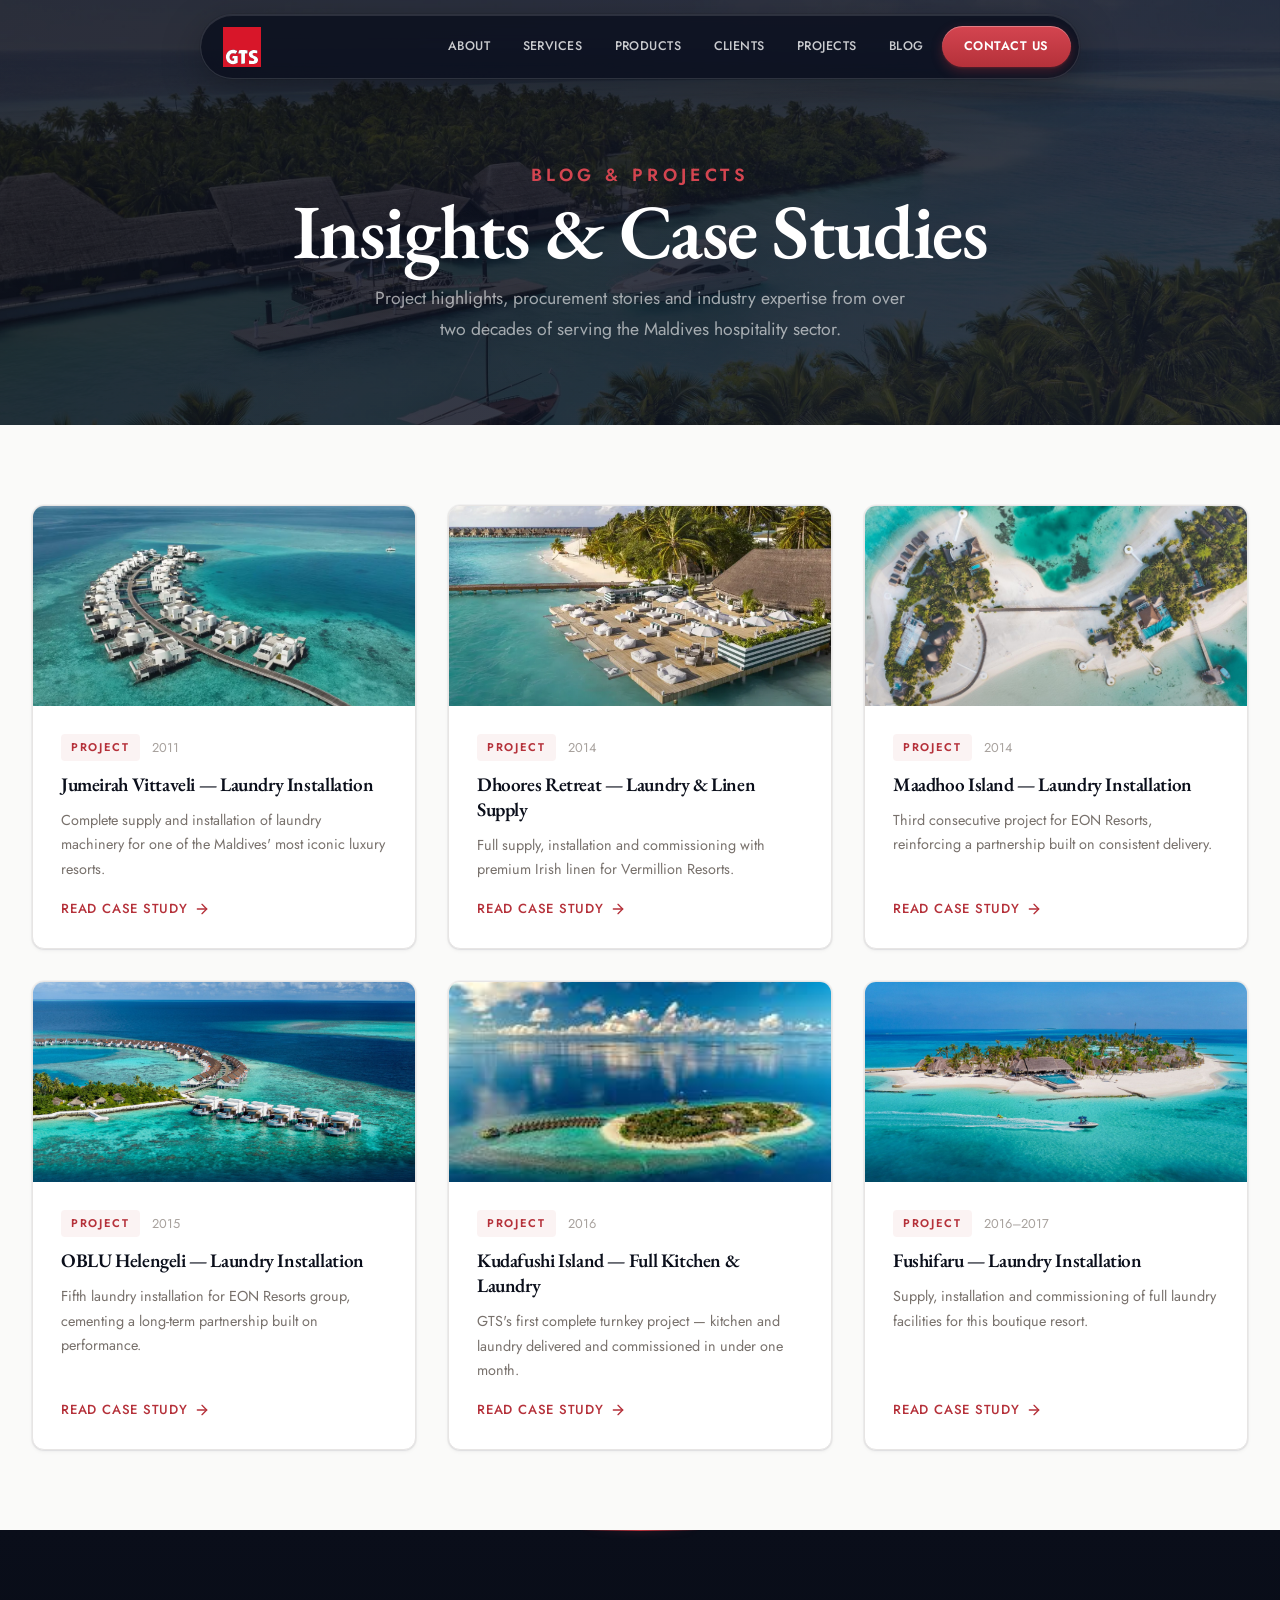
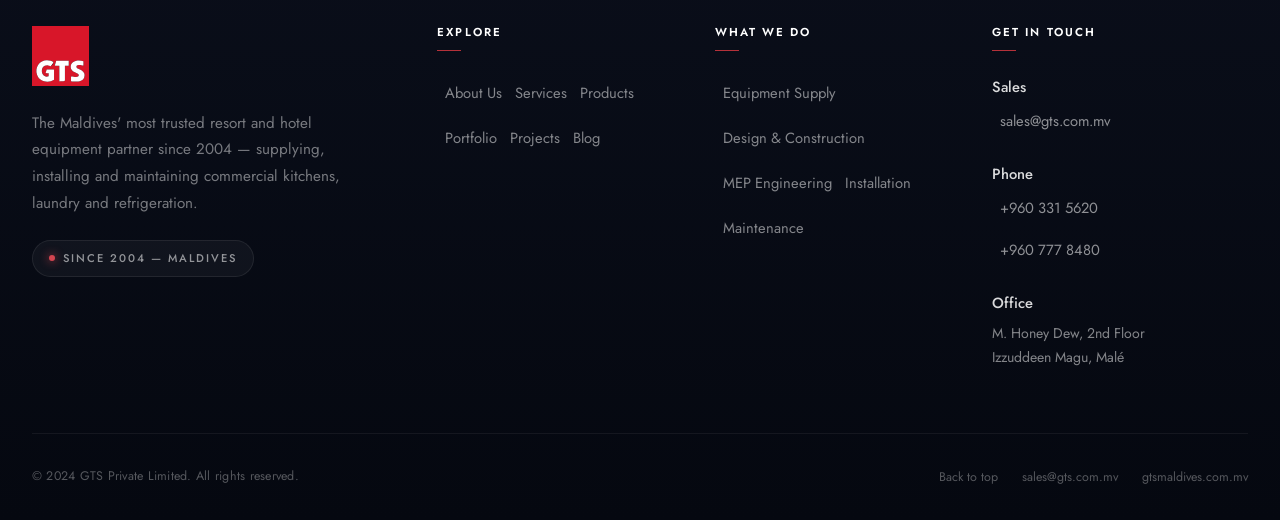
<file: blog/index.html>
<!DOCTYPE html>
<html lang="en">
<head>
    <meta charset="UTF-8">
    <meta name="viewport" content="width=device-width, initial-scale=1.0">
    <title>Blog &amp; Projects — GTS Maldives</title>
    <meta name="description" content="Project case studies, industry insights and news from GTS Maldives — the Maldives' most trusted resort equipment partner.">
    <link rel="icon" type="image/svg+xml" href="../images/Logo.svg">
    <link rel="canonical" href="https://gts.com.mv/blog/index.html">
    <meta property="og:type" content="website">
    <meta property="og:title" content="Blog & Projects — GTS Maldives">
    <meta property="og:description" content="Project case studies, industry insights and news from GTS Maldives.">
    <meta property="og:url" content="https://gts.com.mv/blog/index.html">
    <meta property="og:image" content="https://gts.com.mv/images/maldives-hero.jpg">
    <meta property="og:site_name" content="GTS Maldives">
    <meta name="twitter:card" content="summary_large_image">
    <meta name="twitter:title" content="Blog & Projects — GTS Maldives">
    <meta name="twitter:description" content="Project case studies, industry insights and news from GTS Maldives.">
    <meta name="twitter:image" content="https://gts.com.mv/images/maldives-hero.jpg">
    <link rel="stylesheet" href="../style.css?v=19">
    <link rel="stylesheet" href="blog.css">
    <link rel="preconnect" href="https://fonts.googleapis.com">
    <link rel="preconnect" href="https://fonts.gstatic.com" crossorigin>
    <link href="https://fonts.googleapis.com/css2?family=EB+Garamond:wght@400;500;600;700&family=Jost:wght@300;400;500;600;700&display=swap" rel="stylesheet">
</head>
<body>
    <!-- Navigation -->
    <nav class="navbar" id="navbar">
        <div class="container nav-container" style="padding: 11px 8px 11px 22px !important;">
            <a href="../index.html" class="nav-logo">
                <img src="../images/Logo.svg" alt="GTS Maldives">
            </a>
            <button class="nav-toggle" id="navToggle" aria-label="Toggle navigation">
                <span></span>
                <span></span>
                <span></span>
            </button>
            <ul class="nav-menu" id="navMenu">
                <li><a href="../index.html#about">About</a></li>
                <li><a href="../index.html#services">Services</a></li>
                <li><a href="../index.html#products">Products</a></li>
                <li><a href="../index.html#clients">Clients</a></li>
                <li><a href="../index.html#projects">Projects</a></li>
                
                <li><a href="index.html">Blog</a></li>
                <li><a href="../index.html#contact" class="nav-cta">Contact Us</a></li>
            </ul>
        </div>
    </nav>

    <!-- Blog Hero -->
    <section class="blog-hero" style="position:relative; overflow:hidden;">
        <div style="position:absolute; inset:0; background: url('../images/One and only.webp') center/cover; opacity:0.18;"></div>
        <div class="container" style="position:relative; z-index:2;">
            <p class="section-tag" style="color: var(--accent-light);">Blog &amp; Projects</p>
            <h1>Insights &amp; Case Studies</h1>
            <p>Project highlights, procurement stories and industry expertise from over two decades of serving the Maldives hospitality sector.</p>
        </div>
    </section>

    <!-- Blog Listing -->
    <section class="blog-listing">
        <div class="container">
            <div class="blog-grid">

                <!-- Post 1: Jumeirah Vittaveli -->
                <article class="blog-card" data-animate>
                    <div class="blog-card-image">
                        <img src="../images/Jumeirah.avif" alt="Jumeirah Vittaveli resort aerial view">
                    </div>
                    <div class="blog-card-body">
                        <div class="blog-card-meta">
                            <span class="blog-card-category">Project</span>
                            <span class="blog-card-date">2011</span>
                        </div>
                        <h3><a href="jumeirah-vittaveli.html">Jumeirah Vittaveli — Laundry Installation</a></h3>
                        <p>Complete supply and installation of laundry machinery for one of the Maldives' most iconic luxury resorts.</p>
                        <a href="jumeirah-vittaveli.html" class="blog-card-link">Read Case Study <svg viewBox="0 0 24 24" fill="none" stroke="currentColor" stroke-width="2" stroke-linecap="round" stroke-linejoin="round"><line x1="5" y1="12" x2="19" y2="12"/><polyline points="12 5 19 12 12 19"/></svg></a>
                    </div>
                </article>

                <!-- Post 2: Dhoores Retreat -->
                <article class="blog-card" data-animate>
                    <div class="blog-card-image">
                        <img src="../images/Sun siyam.webp" alt="Dhoores Retreat beach view">
                    </div>
                    <div class="blog-card-body">
                        <div class="blog-card-meta">
                            <span class="blog-card-category">Project</span>
                            <span class="blog-card-date">2014</span>
                        </div>
                        <h3><a href="dhoores-retreat.html">Dhoores Retreat — Laundry &amp; Linen Supply</a></h3>
                        <p>Full supply, installation and commissioning with premium Irish linen for Vermillion Resorts.</p>
                        <a href="dhoores-retreat.html" class="blog-card-link">Read Case Study <svg viewBox="0 0 24 24" fill="none" stroke="currentColor" stroke-width="2" stroke-linecap="round" stroke-linejoin="round"><line x1="5" y1="12" x2="19" y2="12"/><polyline points="12 5 19 12 12 19"/></svg></a>
                    </div>
                </article>

                <!-- Post 3: Maadhoo Island -->
                <article class="blog-card" data-animate>
                    <div class="blog-card-image">
                        <img src="../images/Ozen maadhoo.jpg" alt="Maadhoo Island overwater villas">
                    </div>
                    <div class="blog-card-body">
                        <div class="blog-card-meta">
                            <span class="blog-card-category">Project</span>
                            <span class="blog-card-date">2014</span>
                        </div>
                        <h3><a href="maadhoo-island.html">Maadhoo Island — Laundry Installation</a></h3>
                        <p>Third consecutive project for EON Resorts, reinforcing a partnership built on consistent delivery.</p>
                        <a href="maadhoo-island.html" class="blog-card-link">Read Case Study <svg viewBox="0 0 24 24" fill="none" stroke="currentColor" stroke-width="2" stroke-linecap="round" stroke-linejoin="round"><line x1="5" y1="12" x2="19" y2="12"/><polyline points="12 5 19 12 12 19"/></svg></a>
                    </div>
                </article>

                <!-- Post 4: OBLU Helengeli -->
                <article class="blog-card" data-animate>
                    <div class="blog-card-image">
                        <img src="../images/Oblu.jpg" alt="OBLU Helengeli resort">
                    </div>
                    <div class="blog-card-body">
                        <div class="blog-card-meta">
                            <span class="blog-card-category">Project</span>
                            <span class="blog-card-date">2015</span>
                        </div>
                        <h3><a href="oblu-helengeli.html">OBLU Helengeli — Laundry Installation</a></h3>
                        <p>Fifth laundry installation for EON Resorts group, cementing a long-term partnership built on performance.</p>
                        <a href="oblu-helengeli.html" class="blog-card-link">Read Case Study <svg viewBox="0 0 24 24" fill="none" stroke="currentColor" stroke-width="2" stroke-linecap="round" stroke-linejoin="round"><line x1="5" y1="12" x2="19" y2="12"/><polyline points="12 5 19 12 12 19"/></svg></a>
                    </div>
                </article>

                <!-- Post 5: Kudafushi Island -->
                <article class="blog-card" data-animate>
                    <div class="blog-card-image">
                        <img src="../images/Kudafushi.jpeg" alt="Kudafushi Island resort">
                    </div>
                    <div class="blog-card-body">
                        <div class="blog-card-meta">
                            <span class="blog-card-category">Project</span>
                            <span class="blog-card-date">2016</span>
                        </div>
                        <h3><a href="kudafushi-island.html">Kudafushi Island — Full Kitchen &amp; Laundry</a></h3>
                        <p>GTS's first complete turnkey project — kitchen and laundry delivered and commissioned in under one month.</p>
                        <a href="kudafushi-island.html" class="blog-card-link">Read Case Study <svg viewBox="0 0 24 24" fill="none" stroke="currentColor" stroke-width="2" stroke-linecap="round" stroke-linejoin="round"><line x1="5" y1="12" x2="19" y2="12"/><polyline points="12 5 19 12 12 19"/></svg></a>
                    </div>
                </article>

                <!-- Post 6: Fushifaru -->
                <article class="blog-card" data-animate>
                    <div class="blog-card-image">
                        <img src="../images/Fushifaru.jpg" alt="Fushifaru resort">
                    </div>
                    <div class="blog-card-body">
                        <div class="blog-card-meta">
                            <span class="blog-card-category">Project</span>
                            <span class="blog-card-date">2016–2017</span>
                        </div>
                        <h3><a href="fushifaru.html">Fushifaru — Laundry Installation</a></h3>
                        <p>Supply, installation and commissioning of full laundry facilities for this boutique resort.</p>
                        <a href="fushifaru.html" class="blog-card-link">Read Case Study <svg viewBox="0 0 24 24" fill="none" stroke="currentColor" stroke-width="2" stroke-linecap="round" stroke-linejoin="round"><line x1="5" y1="12" x2="19" y2="12"/><polyline points="12 5 19 12 12 19"/></svg></a>
                    </div>
                </article>

                <!--
                    TO ADD A NEW POST:
                    1. Copy any blog-card <article> above
                    2. Change the category (Project / Insight / etc.)
                    3. Update the date, title, description and href
                    4. Create a new .html file in this folder using any existing post as a template
                -->

            </div>
        </div>
    </section>

    <!-- Footer -->
    <footer class="footer">
        <div class="container">
            <div class="footer-grid">
                <div class="footer-brand">
                    <div class="nav-logo">
                        <img src="../images/Logo.svg" alt="GTS Maldives">
                    </div>
                    <p>The Maldives' most trusted resort and hotel equipment partner since 2004 — supplying, installing and maintaining commercial kitchens, laundry and refrigeration.</p>
                    <div class="footer-tagline"><span class="footer-tagline-dot"></span>Since 2004 — Maldives</div>
                </div>
                <div class="footer-links">
                    <h4>Explore</h4>
                    <a href="../index.html#about">About Us</a>
                    <a href="../index.html#services">Services</a>
                    <a href="../index.html#products">Products</a>
                    <a href="../index.html#clients">Portfolio</a>
                    <a href="../index.html#projects">Projects</a>
                    <a href="index.html">Blog</a>
                </div>
                <div class="footer-links">
                    <h4>What We Do</h4>
                    <a href="../index.html#services">Equipment Supply</a>
                    <a href="../index.html#services">Design &amp; Construction</a>
                    <a href="../index.html#services">MEP Engineering</a>
                    <a href="../index.html#services">Installation</a>
                    <a href="../index.html#services">Maintenance</a>
                </div>
                <div class="footer-links">
                    <h4>Get in Touch</h4>
                    <div class="footer-contact-block">
                        <strong>Sales</strong>
                        <a href="mailto:sales@gts.com.mv">sales@gts.com.mv</a>
                    </div>
                    <div class="footer-contact-block">
                        <strong>Phone</strong>
                        <a href="tel:3315620">+960 331 5620</a><br>
                        <a href="tel:7778480">+960 777 8480</a>
                    </div>
                    <div class="footer-contact-block">
                        <strong>Office</strong>
                        M. Honey Dew, 2nd Floor<br>
                        Izzuddeen Magu, Mal&eacute;
                    </div>
                </div>
            </div>
            <div class="footer-bottom">
                <p>&copy; 2024 GTS Private Limited. All rights reserved.</p>
                <div class="footer-bottom-links">
                    <a href="#" onclick="window.scrollTo({top:0,behavior:'smooth'});return false;">Back to top</a>
                    <a href="mailto:sales@gts.com.mv">sales@gts.com.mv</a>
                    <span>gtsmaldives.com.mv</span>
                </div>
            </div>
        </div>
    </footer>

    <script src="../script.js"></script>
</body>
</html>
</file>
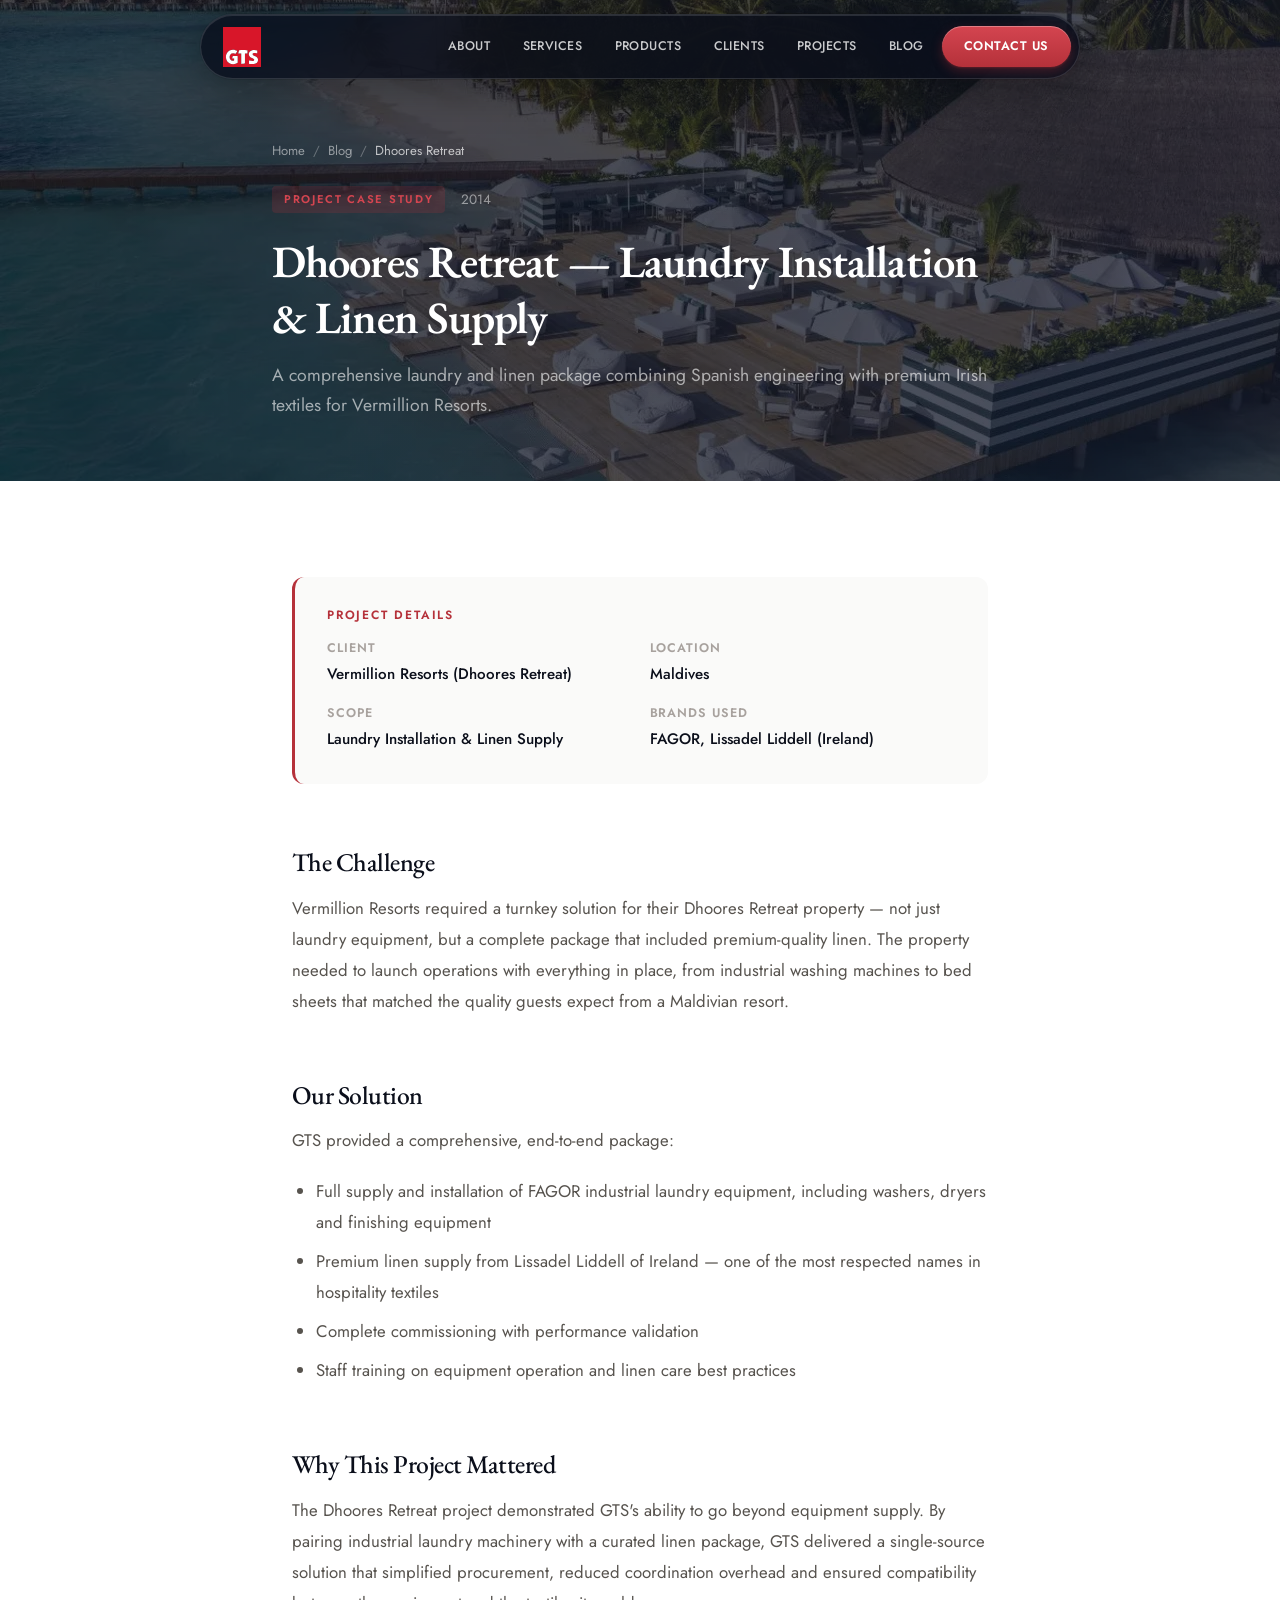
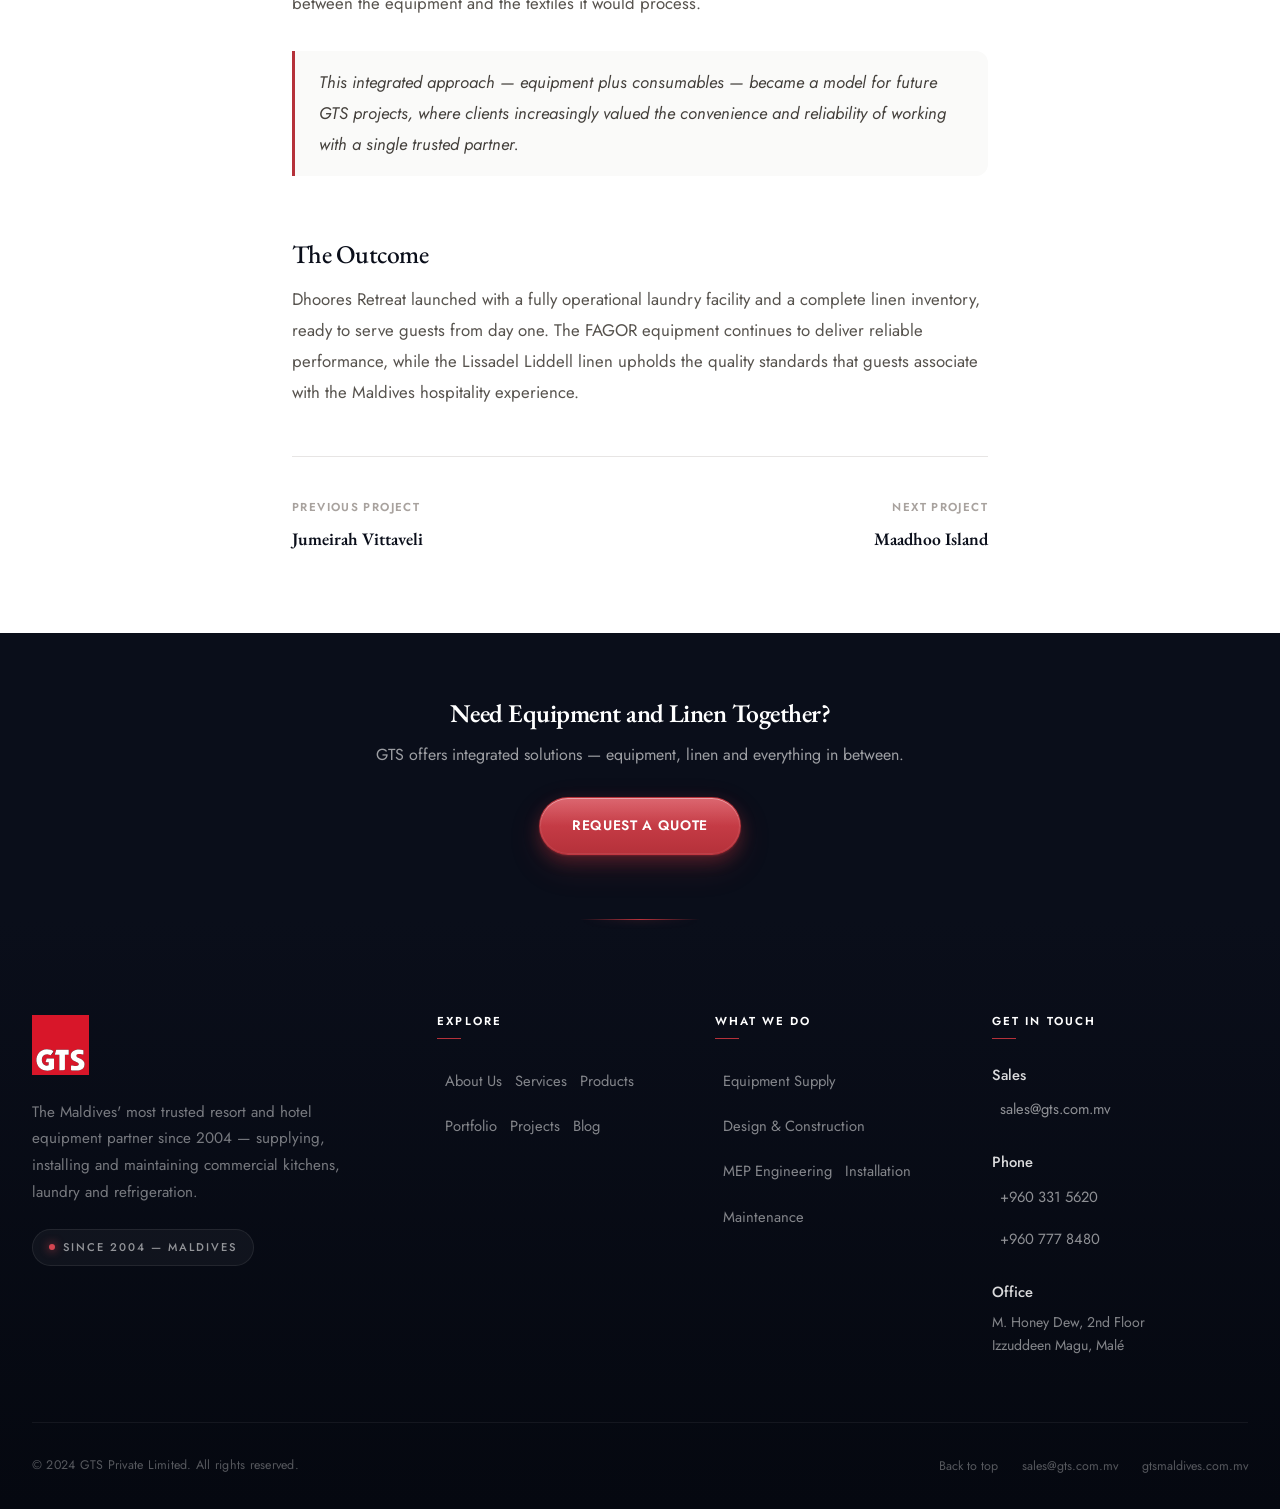
<file: blog/dhoores-retreat.html>
<!DOCTYPE html>
<html lang="en">
<head>
    <meta charset="UTF-8">
    <meta name="viewport" content="width=device-width, initial-scale=1.0">
    <title>Dhoores Retreat — Laundry &amp; Linen Supply | GTS Maldives</title>
    <meta name="description" content="How GTS delivered a full laundry installation with premium Irish linen for Dhoores Retreat, operated by Vermillion Resorts.">
    <link rel="icon" type="image/svg+xml" href="../images/Logo.svg">
    <link rel="canonical" href="https://gts.com.mv/blog/dhoores-retreat.html">
    <meta property="og:type" content="article">
    <meta property="og:title" content="Dhoores Retreat — Laundry & Linen Supply | GTS Maldives">
    <meta property="og:description" content="How GTS delivered a full laundry installation with premium Irish linen for Dhoores Retreat.">
    <meta property="og:url" content="https://gts.com.mv/blog/dhoores-retreat.html">
    <meta property="og:image" content="https://gts.com.mv/images/Sun%20siyam.webp">
    <meta property="og:site_name" content="GTS Maldives">
    <meta name="twitter:card" content="summary_large_image">
    <meta name="twitter:title" content="Dhoores Retreat — Laundry & Linen Supply | GTS Maldives">
    <meta name="twitter:description" content="How GTS delivered a full laundry installation with premium Irish linen for Dhoores Retreat.">
    <meta name="twitter:image" content="https://gts.com.mv/images/Sun%20siyam.webp">
    <link rel="stylesheet" href="../style.css?v=19">
    <link rel="stylesheet" href="blog.css">
    <link rel="preconnect" href="https://fonts.googleapis.com">
    <link rel="preconnect" href="https://fonts.gstatic.com" crossorigin>
    <link href="https://fonts.googleapis.com/css2?family=EB+Garamond:wght@400;500;600;700&family=Jost:wght@300;400;500;600;700&display=swap" rel="stylesheet">
    <script type="application/ld+json">
    [
      {
        "@context": "https://schema.org",
        "@type": "BlogPosting",
        "headline": "Dhoores Retreat — Laundry & Linen Supply",
        "description": "How GTS delivered a full laundry installation with premium Irish linen for Dhoores Retreat, operated by Vermillion Resorts.",
        "image": "https://gts.com.mv/images/Sun%20siyam.webp",
        "articleSection": "Project Case Study",
        "inLanguage": "en",
        "author": { "@type": "Organization", "name": "GTS Private Limited", "url": "https://gts.com.mv" },
        "publisher": { "@type": "Organization", "name": "GTS Maldives", "logo": { "@type": "ImageObject", "url": "https://gts.com.mv/images/Logo.svg" } },
        "mainEntityOfPage": { "@type": "WebPage", "@id": "https://gts.com.mv/blog/dhoores-retreat.html" }
      },
      {
        "@context": "https://schema.org",
        "@type": "BreadcrumbList",
        "itemListElement": [
          { "@type": "ListItem", "position": 1, "name": "Home", "item": "https://gts.com.mv/" },
          { "@type": "ListItem", "position": 2, "name": "Blog", "item": "https://gts.com.mv/blog/index.html" },
          { "@type": "ListItem", "position": 3, "name": "Dhoores Retreat", "item": "https://gts.com.mv/blog/dhoores-retreat.html" }
        ]
      }
    ]
    </script>
</head>
<body>
    <nav class="navbar" id="navbar">
        <div class="container nav-container" style="padding: 11px 8px 11px 22px !important;">
            <a href="../index.html" class="nav-logo"><img src="../images/Logo.svg" alt="GTS Maldives"></a>
            <button class="nav-toggle" id="navToggle" aria-label="Toggle navigation"><span></span><span></span><span></span></button>
            <ul class="nav-menu" id="navMenu">
                <li><a href="../index.html#about">About</a></li><li><a href="../index.html#services">Services</a></li><li><a href="../index.html#products">Products</a></li><li><a href="../index.html#clients">Clients</a></li><li><a href="../index.html#projects">Projects</a></li><li><a href="index.html">Blog</a></li><li><a href="../index.html#contact" class="nav-cta">Contact Us</a></li>
            </ul>
        </div>
    </nav>

    <section class="post-hero"><div class="post-hero-bg" style="background-image: url('../images/Sun siyam.webp')"></div>
        <div class="container">
            <div class="post-breadcrumb">
                <a href="../index.html">Home</a><span>/</span><a href="index.html">Blog</a><span>/</span><span class="current">Dhoores Retreat</span>
            </div>
            <div class="post-meta">
                <span class="post-category">Project Case Study</span>
                <span class="post-date">2014</span>
            </div>
            <h1>Dhoores Retreat — Laundry Installation &amp; Linen Supply</h1>
            <p class="post-subtitle">A comprehensive laundry and linen package combining Spanish engineering with premium Irish textiles for Vermillion Resorts.</p>
        </div>
    </section>

    <section class="post-body">
        <div class="container">
            <div class="post-content">

                <div class="project-details-box">
                    <h4>Project Details</h4>
                    <div class="project-details-grid">
                        <div class="project-detail-item">
                            <span class="project-detail-label">Client</span>
                            <span class="project-detail-value">Vermillion Resorts (Dhoores Retreat)</span>
                        </div>
                        <div class="project-detail-item">
                            <span class="project-detail-label">Location</span>
                            <span class="project-detail-value">Maldives</span>
                        </div>
                        <div class="project-detail-item">
                            <span class="project-detail-label">Scope</span>
                            <span class="project-detail-value">Laundry Installation &amp; Linen Supply</span>
                        </div>
                        <div class="project-detail-item">
                            <span class="project-detail-label">Brands Used</span>
                            <span class="project-detail-value">FAGOR, Lissadel Liddell (Ireland)</span>
                        </div>
                    </div>
                </div>

                <h2>The Challenge</h2>
                <p>Vermillion Resorts required a turnkey solution for their Dhoores Retreat property — not just laundry equipment, but a complete package that included premium-quality linen. The property needed to launch operations with everything in place, from industrial washing machines to bed sheets that matched the quality guests expect from a Maldivian resort.</p>

                <h2>Our Solution</h2>
                <p>GTS provided a comprehensive, end-to-end package:</p>
                <ul>
                    <li>Full supply and installation of FAGOR industrial laundry equipment, including washers, dryers and finishing equipment</li>
                    <li>Premium linen supply from Lissadel Liddell of Ireland — one of the most respected names in hospitality textiles</li>
                    <li>Complete commissioning with performance validation</li>
                    <li>Staff training on equipment operation and linen care best practices</li>
                </ul>

                <h2>Why This Project Mattered</h2>
                <p>The Dhoores Retreat project demonstrated GTS's ability to go beyond equipment supply. By pairing industrial laundry machinery with a curated linen package, GTS delivered a single-source solution that simplified procurement, reduced coordination overhead and ensured compatibility between the equipment and the textiles it would process.</p>

                <blockquote>
                    <p>This integrated approach — equipment plus consumables — became a model for future GTS projects, where clients increasingly valued the convenience and reliability of working with a single trusted partner.</p>
                </blockquote>

                <h2>The Outcome</h2>
                <p>Dhoores Retreat launched with a fully operational laundry facility and a complete linen inventory, ready to serve guests from day one. The FAGOR equipment continues to deliver reliable performance, while the Lissadel Liddell linen upholds the quality standards that guests associate with the Maldives hospitality experience.</p>
            </div>

            <div class="post-nav">
                <div class="post-nav-item">
                    <p class="post-nav-label">Previous Project</p>
                    <a href="jumeirah-vittaveli.html" class="post-nav-link">Jumeirah Vittaveli</a>
                </div>
                <div class="post-nav-item next">
                    <p class="post-nav-label">Next Project</p>
                    <a href="maadhoo-island.html" class="post-nav-link">Maadhoo Island</a>
                </div>
            </div>
        </div>
    </section>

    <section class="post-cta">
        <div class="container">
            <h3>Need Equipment and Linen Together?</h3>
            <p>GTS offers integrated solutions — equipment, linen and everything in between.</p>
            <a href="../index.html#contact" class="btn btn-primary">Request a Quote</a>
        </div>
    </section>

    <footer class="footer">
        <div class="container">
            <div class="footer-grid">
                <div class="footer-brand">
                    <div class="nav-logo">
                        <img src="../images/Logo.svg" alt="GTS Maldives">
                    </div>
                    <p>The Maldives' most trusted resort and hotel equipment partner since 2004 — supplying, installing and maintaining commercial kitchens, laundry and refrigeration.</p>
                    <div class="footer-tagline"><span class="footer-tagline-dot"></span>Since 2004 — Maldives</div>
                </div>
                <div class="footer-links">
                    <h4>Explore</h4>
                    <a href="../index.html#about">About Us</a>
                    <a href="../index.html#services">Services</a>
                    <a href="../index.html#products">Products</a>
                    <a href="../index.html#clients">Portfolio</a>
                    <a href="../index.html#projects">Projects</a>
                    <a href="index.html">Blog</a>
                </div>
                <div class="footer-links">
                    <h4>What We Do</h4>
                    <a href="../index.html#services">Equipment Supply</a>
                    <a href="../index.html#services">Design &amp; Construction</a>
                    <a href="../index.html#services">MEP Engineering</a>
                    <a href="../index.html#services">Installation</a>
                    <a href="../index.html#services">Maintenance</a>
                </div>
                <div class="footer-links">
                    <h4>Get in Touch</h4>
                    <div class="footer-contact-block">
                        <strong>Sales</strong>
                        <a href="mailto:sales@gts.com.mv">sales@gts.com.mv</a>
                    </div>
                    <div class="footer-contact-block">
                        <strong>Phone</strong>
                        <a href="tel:3315620">+960 331 5620</a><br>
                        <a href="tel:7778480">+960 777 8480</a>
                    </div>
                    <div class="footer-contact-block">
                        <strong>Office</strong>
                        M. Honey Dew, 2nd Floor<br>
                        Izzuddeen Magu, Mal&eacute;
                    </div>
                </div>
            </div>
            <div class="footer-bottom">
                <p>&copy; 2024 GTS Private Limited. All rights reserved.</p>
                <div class="footer-bottom-links">
                    <a href="#" onclick="window.scrollTo({top:0,behavior:'smooth'});return false;">Back to top</a>
                    <a href="mailto:sales@gts.com.mv">sales@gts.com.mv</a>
                    <span>gtsmaldives.com.mv</span>
                </div>
            </div>
        </div>
    </footer>
    <script src="../script.js"></script>
</body>
</html>
</file>
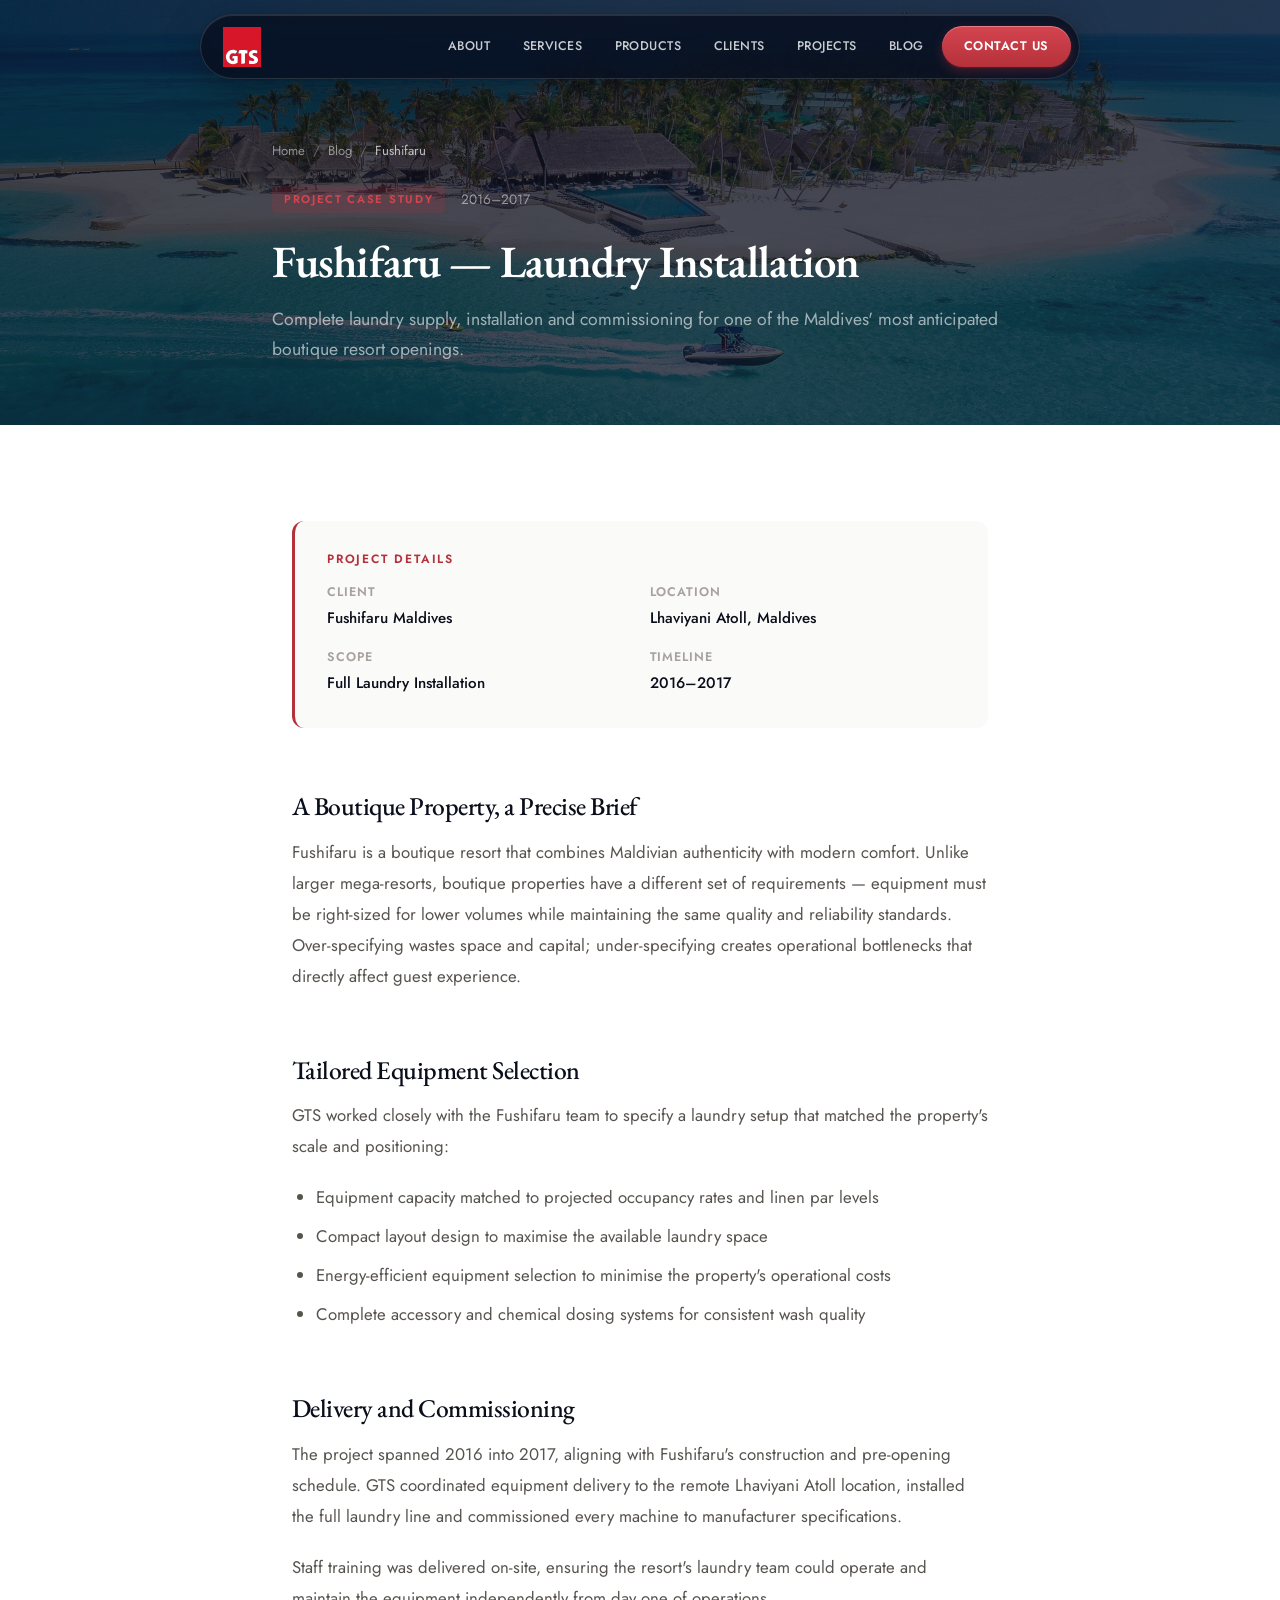
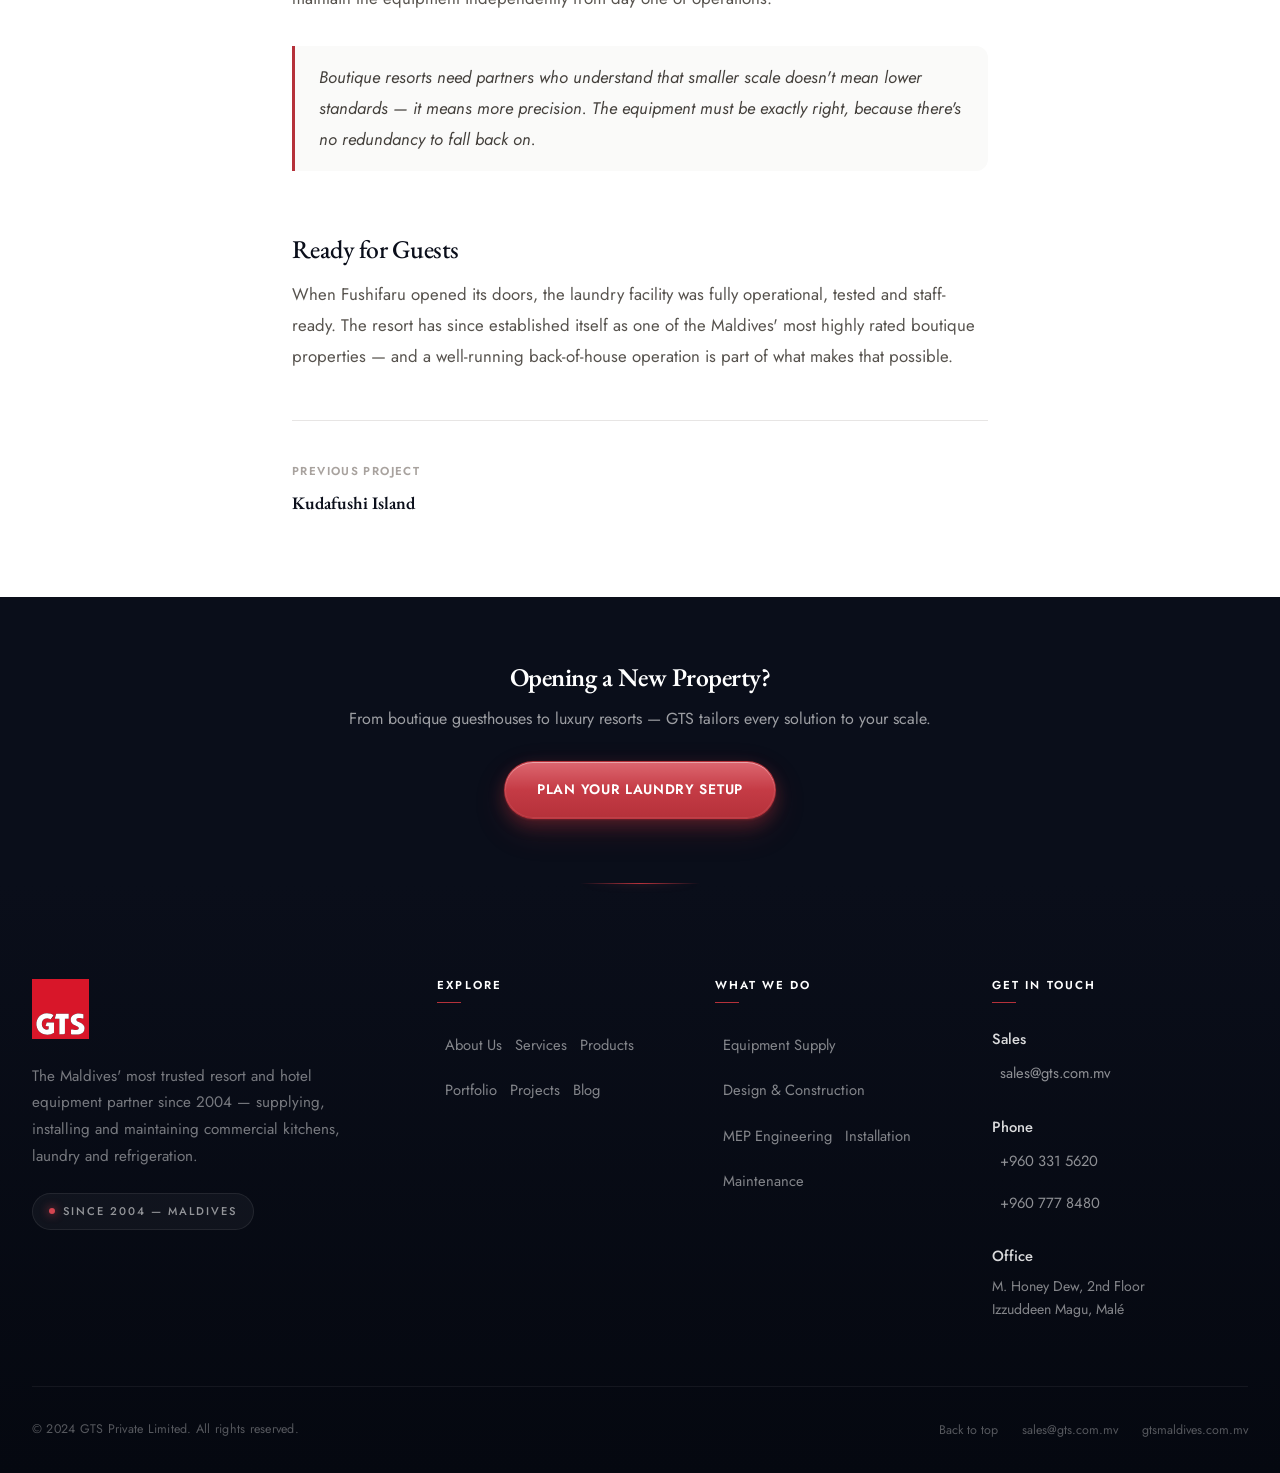
<file: blog/fushifaru.html>
<!DOCTYPE html>
<html lang="en">
<head>
    <meta charset="UTF-8">
    <meta name="viewport" content="width=device-width, initial-scale=1.0">
    <title>Fushifaru — Laundry Installation | GTS Maldives</title>
    <meta name="description" content="Supply, installation and commissioning of full laundry facilities for Fushifaru Maldives — a boutique resort in Lhaviyani Atoll.">
    <link rel="icon" type="image/svg+xml" href="../images/Logo.svg">
    <link rel="canonical" href="https://gts.com.mv/blog/fushifaru.html">
    <meta property="og:type" content="article">
    <meta property="og:title" content="Fushifaru — Laundry Installation | GTS Maldives">
    <meta property="og:description" content="Full laundry facilities for Fushifaru Maldives — a boutique resort in Lhaviyani Atoll.">
    <meta property="og:url" content="https://gts.com.mv/blog/fushifaru.html">
    <meta property="og:image" content="https://gts.com.mv/images/Fushifaru.jpg">
    <meta property="og:site_name" content="GTS Maldives">
    <meta name="twitter:card" content="summary_large_image">
    <meta name="twitter:title" content="Fushifaru — Laundry Installation | GTS Maldives">
    <meta name="twitter:description" content="Full laundry facilities for Fushifaru Maldives in Lhaviyani Atoll.">
    <meta name="twitter:image" content="https://gts.com.mv/images/Fushifaru.jpg">
    <link rel="stylesheet" href="../style.css?v=19">
    <link rel="stylesheet" href="blog.css">
    <link rel="preconnect" href="https://fonts.googleapis.com">
    <link rel="preconnect" href="https://fonts.gstatic.com" crossorigin>
    <link href="https://fonts.googleapis.com/css2?family=EB+Garamond:wght@400;500;600;700&family=Jost:wght@300;400;500;600;700&display=swap" rel="stylesheet">
    <script type="application/ld+json">
    [
      {
        "@context": "https://schema.org",
        "@type": "BlogPosting",
        "headline": "Fushifaru — Laundry Installation",
        "description": "Supply, installation and commissioning of full laundry facilities for Fushifaru Maldives — a boutique resort in Lhaviyani Atoll.",
        "image": "https://gts.com.mv/images/Fushifaru.jpg",
        "articleSection": "Project Case Study",
        "inLanguage": "en",
        "author": { "@type": "Organization", "name": "GTS Private Limited", "url": "https://gts.com.mv" },
        "publisher": { "@type": "Organization", "name": "GTS Maldives", "logo": { "@type": "ImageObject", "url": "https://gts.com.mv/images/Logo.svg" } },
        "mainEntityOfPage": { "@type": "WebPage", "@id": "https://gts.com.mv/blog/fushifaru.html" }
      },
      {
        "@context": "https://schema.org",
        "@type": "BreadcrumbList",
        "itemListElement": [
          { "@type": "ListItem", "position": 1, "name": "Home", "item": "https://gts.com.mv/" },
          { "@type": "ListItem", "position": 2, "name": "Blog", "item": "https://gts.com.mv/blog/index.html" },
          { "@type": "ListItem", "position": 3, "name": "Fushifaru", "item": "https://gts.com.mv/blog/fushifaru.html" }
        ]
      }
    ]
    </script>
</head>
<body>
    <nav class="navbar" id="navbar">
        <div class="container nav-container" style="padding: 11px 8px 11px 22px !important;">
            <a href="../index.html" class="nav-logo"><img src="../images/Logo.svg" alt="GTS Maldives"></a>
            <button class="nav-toggle" id="navToggle" aria-label="Toggle navigation"><span></span><span></span><span></span></button>
            <ul class="nav-menu" id="navMenu">
                <li><a href="../index.html#about">About</a></li><li><a href="../index.html#services">Services</a></li><li><a href="../index.html#products">Products</a></li><li><a href="../index.html#clients">Clients</a></li><li><a href="../index.html#projects">Projects</a></li><li><a href="index.html">Blog</a></li><li><a href="../index.html#contact" class="nav-cta">Contact Us</a></li>
            </ul>
        </div>
    </nav>

    <section class="post-hero"><div class="post-hero-bg" style="background-image: url('../images/Fushifaru.jpg')"></div>
        <div class="container">
            <div class="post-breadcrumb">
                <a href="../index.html">Home</a><span>/</span><a href="index.html">Blog</a><span>/</span><span class="current">Fushifaru</span>
            </div>
            <div class="post-meta">
                <span class="post-category">Project Case Study</span>
                <span class="post-date">2016–2017</span>
            </div>
            <h1>Fushifaru — Laundry Installation</h1>
            <p class="post-subtitle">Complete laundry supply, installation and commissioning for one of the Maldives' most anticipated boutique resort openings.</p>
        </div>
    </section>

    <section class="post-body">
        <div class="container">
            <div class="post-content">

                <div class="project-details-box">
                    <h4>Project Details</h4>
                    <div class="project-details-grid">
                        <div class="project-detail-item">
                            <span class="project-detail-label">Client</span>
                            <span class="project-detail-value">Fushifaru Maldives</span>
                        </div>
                        <div class="project-detail-item">
                            <span class="project-detail-label">Location</span>
                            <span class="project-detail-value">Lhaviyani Atoll, Maldives</span>
                        </div>
                        <div class="project-detail-item">
                            <span class="project-detail-label">Scope</span>
                            <span class="project-detail-value">Full Laundry Installation</span>
                        </div>
                        <div class="project-detail-item">
                            <span class="project-detail-label">Timeline</span>
                            <span class="project-detail-value">2016–2017</span>
                        </div>
                    </div>
                </div>

                <h2>A Boutique Property, a Precise Brief</h2>
                <p>Fushifaru is a boutique resort that combines Maldivian authenticity with modern comfort. Unlike larger mega-resorts, boutique properties have a different set of requirements — equipment must be right-sized for lower volumes while maintaining the same quality and reliability standards. Over-specifying wastes space and capital; under-specifying creates operational bottlenecks that directly affect guest experience.</p>

                <h2>Tailored Equipment Selection</h2>
                <p>GTS worked closely with the Fushifaru team to specify a laundry setup that matched the property's scale and positioning:</p>
                <ul>
                    <li>Equipment capacity matched to projected occupancy rates and linen par levels</li>
                    <li>Compact layout design to maximise the available laundry space</li>
                    <li>Energy-efficient equipment selection to minimise the property's operational costs</li>
                    <li>Complete accessory and chemical dosing systems for consistent wash quality</li>
                </ul>

                <h2>Delivery and Commissioning</h2>
                <p>The project spanned 2016 into 2017, aligning with Fushifaru's construction and pre-opening schedule. GTS coordinated equipment delivery to the remote Lhaviyani Atoll location, installed the full laundry line and commissioned every machine to manufacturer specifications.</p>
                <p>Staff training was delivered on-site, ensuring the resort's laundry team could operate and maintain the equipment independently from day one of operations.</p>

                <blockquote>
                    <p>Boutique resorts need partners who understand that smaller scale doesn't mean lower standards — it means more precision. The equipment must be exactly right, because there's no redundancy to fall back on.</p>
                </blockquote>

                <h2>Ready for Guests</h2>
                <p>When Fushifaru opened its doors, the laundry facility was fully operational, tested and staff-ready. The resort has since established itself as one of the Maldives' most highly rated boutique properties — and a well-running back-of-house operation is part of what makes that possible.</p>
            </div>

            <div class="post-nav">
                <div class="post-nav-item">
                    <p class="post-nav-label">Previous Project</p>
                    <a href="kudafushi-island.html" class="post-nav-link">Kudafushi Island</a>
                </div>
                <div class="post-nav-item next">
                </div>
            </div>
        </div>
    </section>

    <section class="post-cta">
        <div class="container">
            <h3>Opening a New Property?</h3>
            <p>From boutique guesthouses to luxury resorts — GTS tailors every solution to your scale.</p>
            <a href="../index.html#contact" class="btn btn-primary">Plan Your Laundry Setup</a>
        </div>
    </section>

    <footer class="footer">
        <div class="container">
            <div class="footer-grid">
                <div class="footer-brand">
                    <div class="nav-logo">
                        <img src="../images/Logo.svg" alt="GTS Maldives">
                    </div>
                    <p>The Maldives' most trusted resort and hotel equipment partner since 2004 — supplying, installing and maintaining commercial kitchens, laundry and refrigeration.</p>
                    <div class="footer-tagline"><span class="footer-tagline-dot"></span>Since 2004 — Maldives</div>
                </div>
                <div class="footer-links">
                    <h4>Explore</h4>
                    <a href="../index.html#about">About Us</a>
                    <a href="../index.html#services">Services</a>
                    <a href="../index.html#products">Products</a>
                    <a href="../index.html#clients">Portfolio</a>
                    <a href="../index.html#projects">Projects</a>
                    <a href="index.html">Blog</a>
                </div>
                <div class="footer-links">
                    <h4>What We Do</h4>
                    <a href="../index.html#services">Equipment Supply</a>
                    <a href="../index.html#services">Design &amp; Construction</a>
                    <a href="../index.html#services">MEP Engineering</a>
                    <a href="../index.html#services">Installation</a>
                    <a href="../index.html#services">Maintenance</a>
                </div>
                <div class="footer-links">
                    <h4>Get in Touch</h4>
                    <div class="footer-contact-block">
                        <strong>Sales</strong>
                        <a href="mailto:sales@gts.com.mv">sales@gts.com.mv</a>
                    </div>
                    <div class="footer-contact-block">
                        <strong>Phone</strong>
                        <a href="tel:3315620">+960 331 5620</a><br>
                        <a href="tel:7778480">+960 777 8480</a>
                    </div>
                    <div class="footer-contact-block">
                        <strong>Office</strong>
                        M. Honey Dew, 2nd Floor<br>
                        Izzuddeen Magu, Mal&eacute;
                    </div>
                </div>
            </div>
            <div class="footer-bottom">
                <p>&copy; 2024 GTS Private Limited. All rights reserved.</p>
                <div class="footer-bottom-links">
                    <a href="#" onclick="window.scrollTo({top:0,behavior:'smooth'});return false;">Back to top</a>
                    <a href="mailto:sales@gts.com.mv">sales@gts.com.mv</a>
                    <span>gtsmaldives.com.mv</span>
                </div>
            </div>
        </div>
    </footer>
    <script src="../script.js"></script>
</body>
</html>
</file>
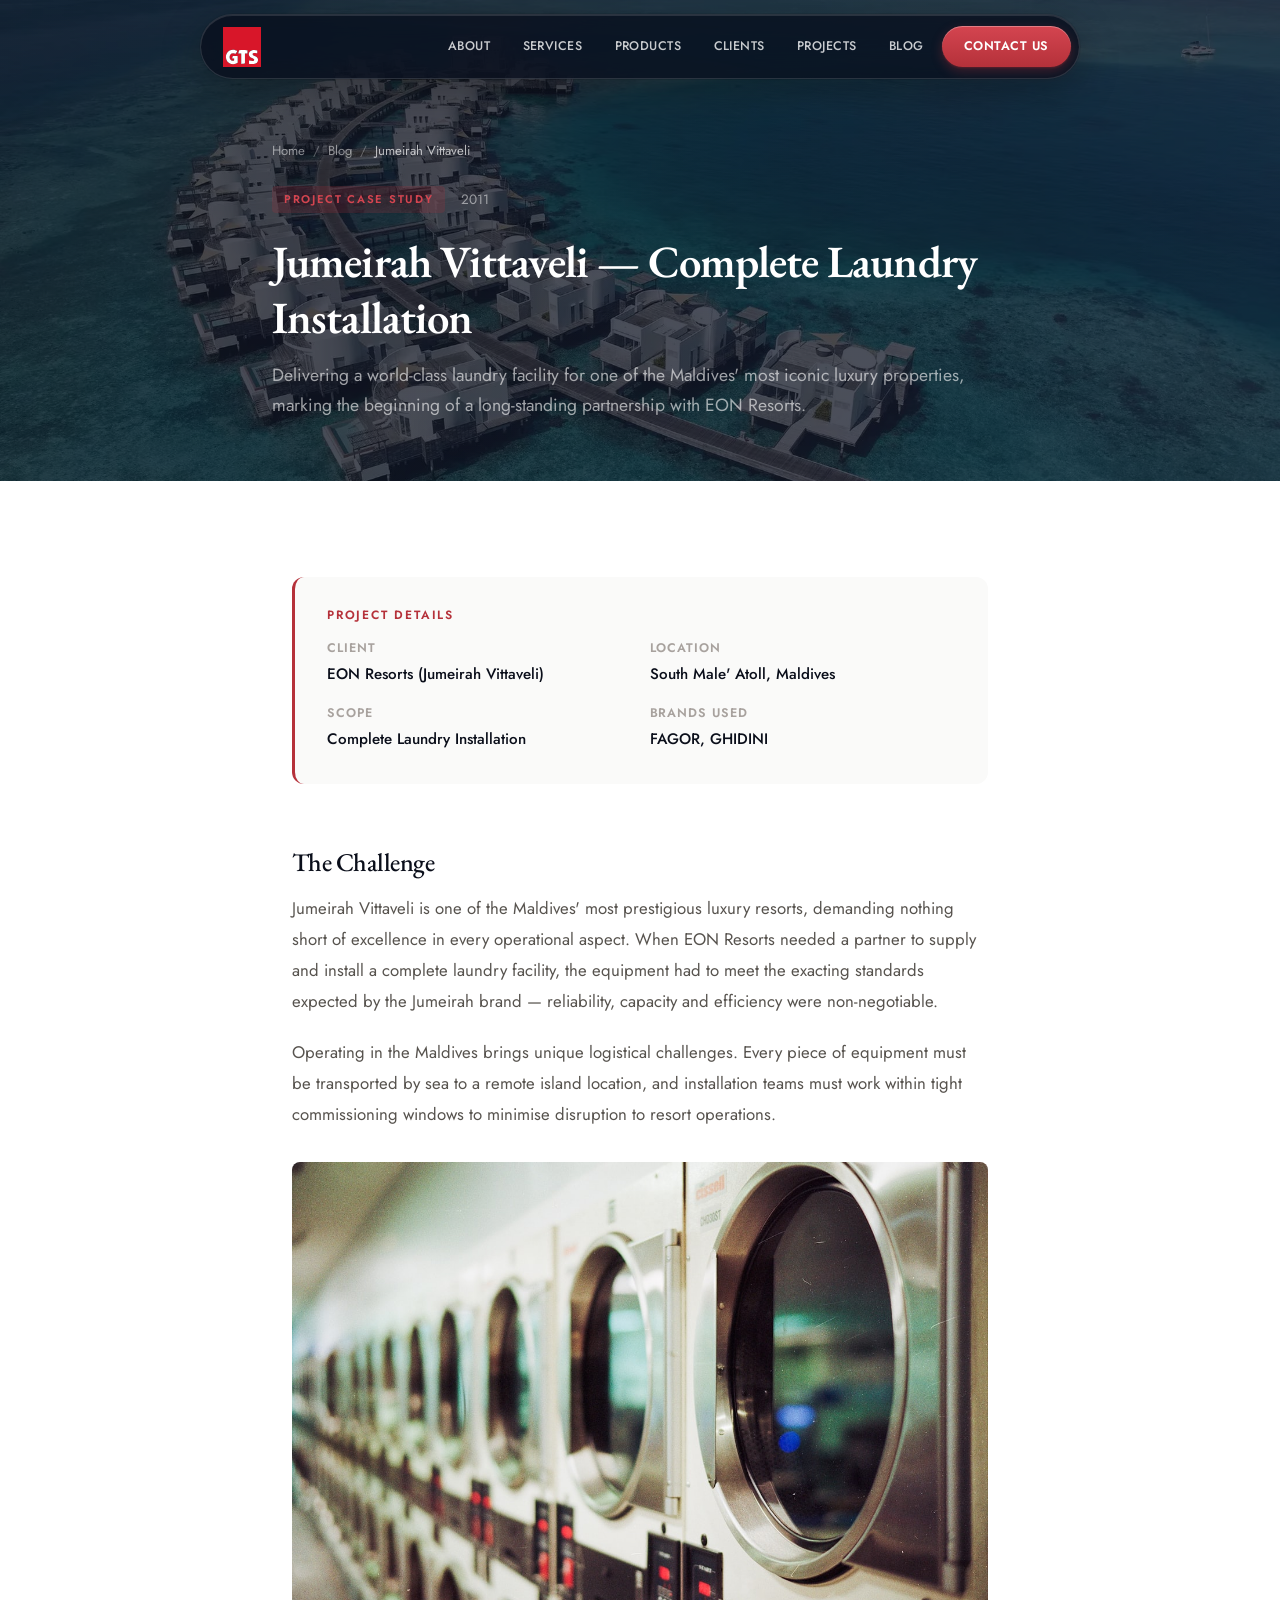
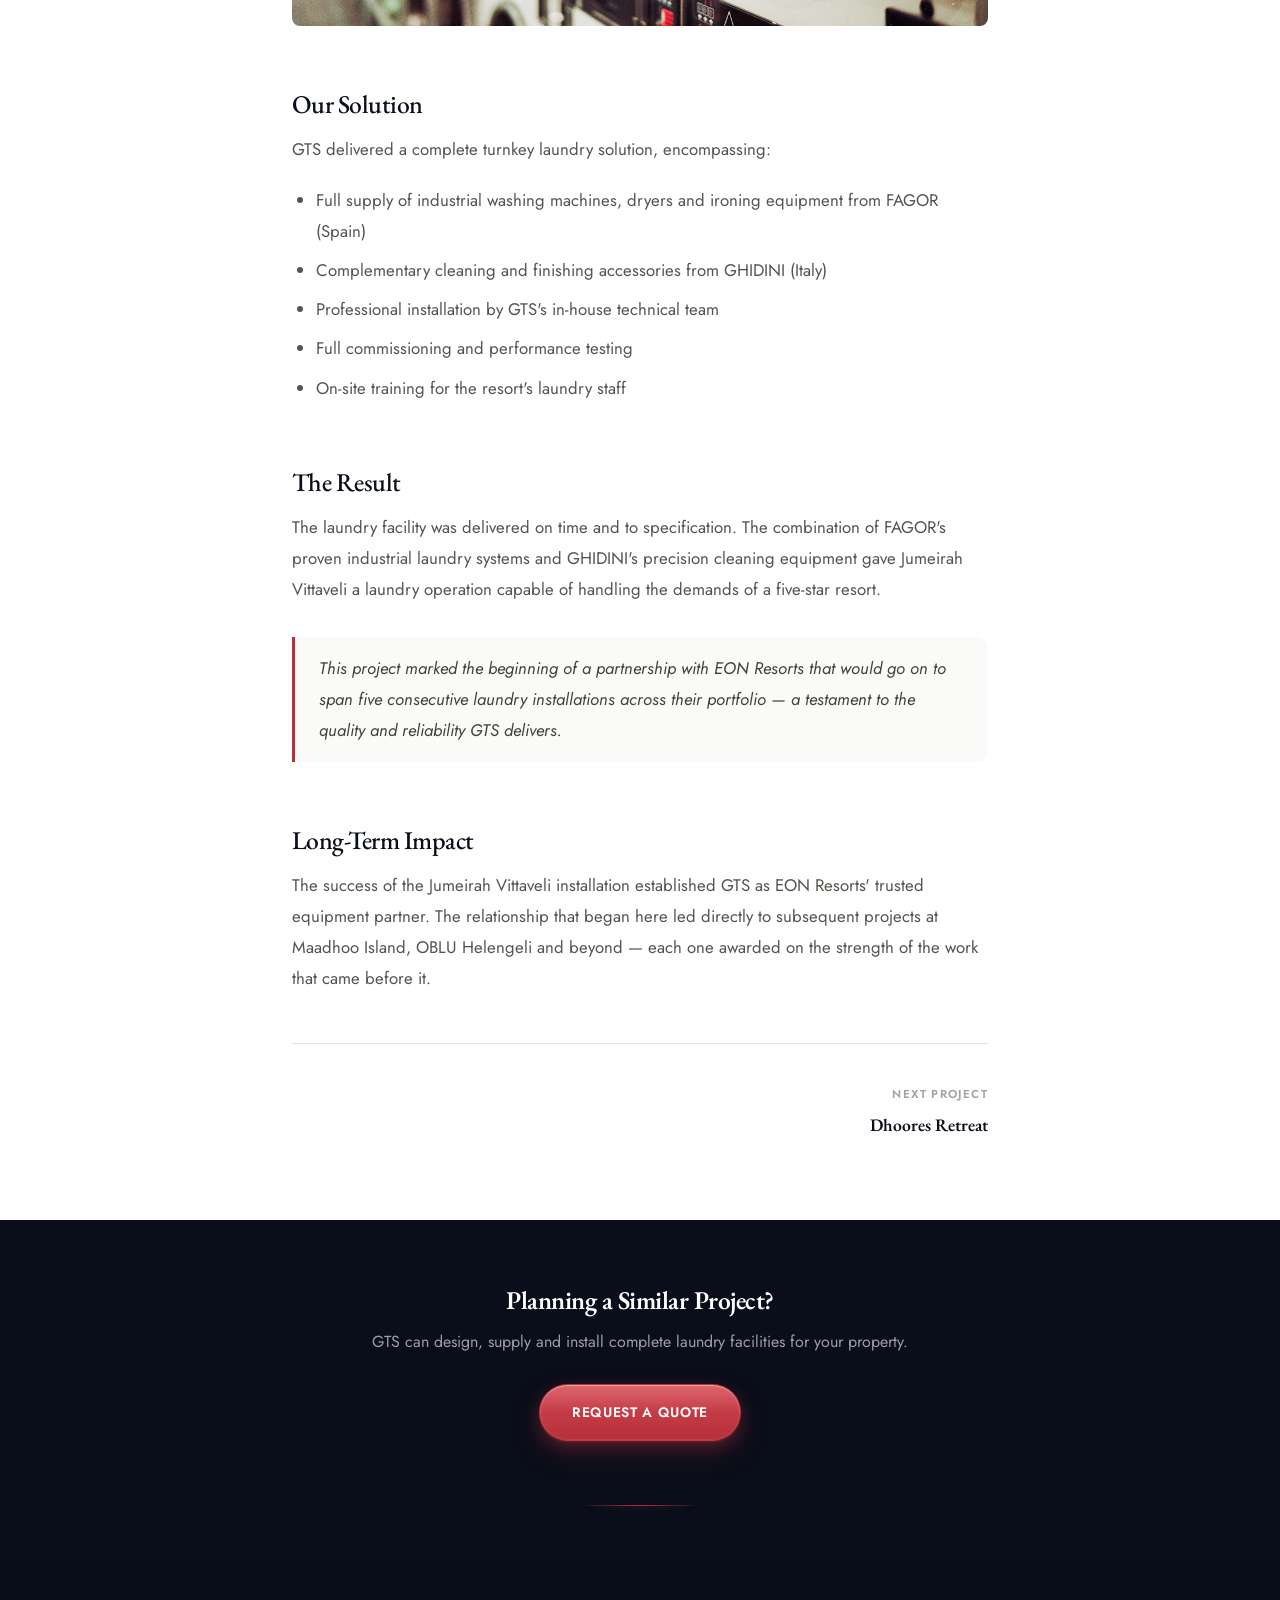
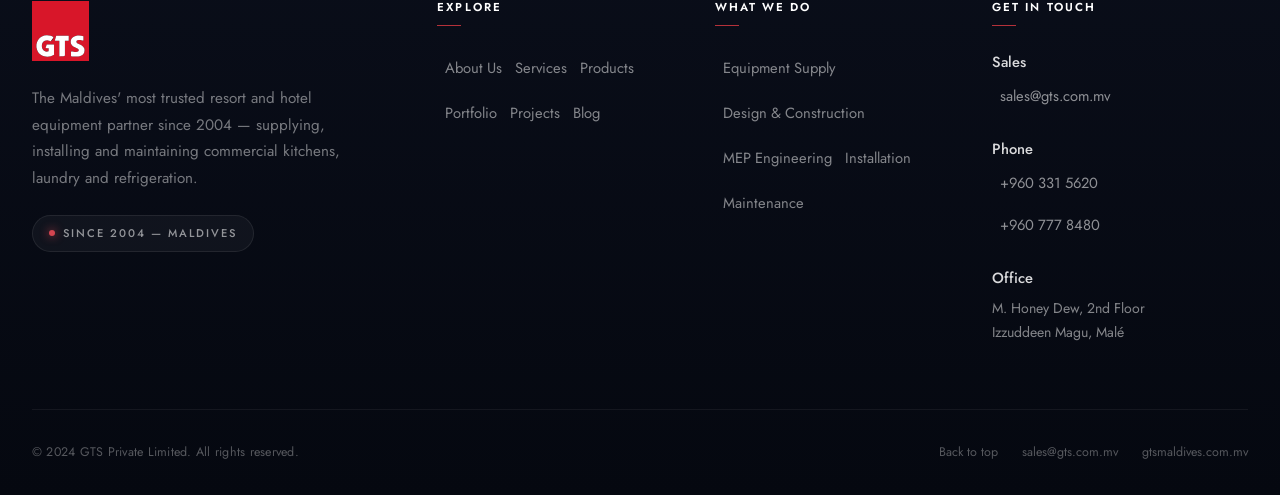
<file: blog/jumeirah-vittaveli.html>
<!DOCTYPE html>
<html lang="en">
<head>
    <meta charset="UTF-8">
    <meta name="viewport" content="width=device-width, initial-scale=1.0">
    <title>Jumeirah Vittaveli — Laundry Installation | GTS Maldives</title>
    <meta name="description" content="How GTS delivered a complete laundry facility for Jumeirah Vittaveli, one of the Maldives' most prestigious luxury resorts.">
    <link rel="icon" type="image/svg+xml" href="../images/Logo.svg">
    <link rel="canonical" href="https://gts.com.mv/blog/jumeirah-vittaveli.html">
    <meta property="og:type" content="article">
    <meta property="og:title" content="Jumeirah Vittaveli — Laundry Installation | GTS Maldives">
    <meta property="og:description" content="How GTS delivered a complete laundry facility for Jumeirah Vittaveli, one of the Maldives' most prestigious luxury resorts.">
    <meta property="og:url" content="https://gts.com.mv/blog/jumeirah-vittaveli.html">
    <meta property="og:image" content="https://gts.com.mv/images/Jumeirah.avif">
    <meta property="og:site_name" content="GTS Maldives">
    <meta name="twitter:card" content="summary_large_image">
    <meta name="twitter:title" content="Jumeirah Vittaveli — Laundry Installation | GTS Maldives">
    <meta name="twitter:description" content="How GTS delivered a complete laundry facility for Jumeirah Vittaveli.">
    <meta name="twitter:image" content="https://gts.com.mv/images/Jumeirah.avif">
    <link rel="stylesheet" href="../style.css?v=19">
    <link rel="stylesheet" href="blog.css">
    <link rel="preconnect" href="https://fonts.googleapis.com">
    <link rel="preconnect" href="https://fonts.gstatic.com" crossorigin>
    <link href="https://fonts.googleapis.com/css2?family=EB+Garamond:wght@400;500;600;700&family=Jost:wght@300;400;500;600;700&display=swap" rel="stylesheet">
    <script type="application/ld+json">
    [
      {
        "@context": "https://schema.org",
        "@type": "BlogPosting",
        "headline": "Jumeirah Vittaveli — Laundry Installation",
        "description": "How GTS delivered a complete laundry facility for Jumeirah Vittaveli, one of the Maldives' most prestigious luxury resorts.",
        "image": "https://gts.com.mv/images/Jumeirah.avif",
        "articleSection": "Project Case Study",
        "inLanguage": "en",
        "author": { "@type": "Organization", "name": "GTS Private Limited", "url": "https://gts.com.mv" },
        "publisher": { "@type": "Organization", "name": "GTS Maldives", "logo": { "@type": "ImageObject", "url": "https://gts.com.mv/images/Logo.svg" } },
        "mainEntityOfPage": { "@type": "WebPage", "@id": "https://gts.com.mv/blog/jumeirah-vittaveli.html" }
      },
      {
        "@context": "https://schema.org",
        "@type": "BreadcrumbList",
        "itemListElement": [
          { "@type": "ListItem", "position": 1, "name": "Home", "item": "https://gts.com.mv/" },
          { "@type": "ListItem", "position": 2, "name": "Blog", "item": "https://gts.com.mv/blog/index.html" },
          { "@type": "ListItem", "position": 3, "name": "Jumeirah Vittaveli", "item": "https://gts.com.mv/blog/jumeirah-vittaveli.html" }
        ]
      }
    ]
    </script>
</head>
<body>
    <!-- Navigation -->
    <nav class="navbar" id="navbar">
        <div class="container nav-container" style="padding: 11px 8px 11px 22px !important;">
            <a href="../index.html" class="nav-logo">
                <img src="../images/Logo.svg" alt="GTS Maldives">
            </a>
            <button class="nav-toggle" id="navToggle" aria-label="Toggle navigation">
                <span></span><span></span><span></span>
            </button>
            <ul class="nav-menu" id="navMenu">
                <li><a href="../index.html#about">About</a></li>
                <li><a href="../index.html#services">Services</a></li>
                <li><a href="../index.html#products">Products</a></li>
                <li><a href="../index.html#clients">Clients</a></li>
                <li><a href="../index.html#projects">Projects</a></li>
                
                <li><a href="index.html">Blog</a></li>
                <li><a href="../index.html#contact" class="nav-cta">Contact Us</a></li>
            </ul>
        </div>
    </nav>

    <!-- Post Hero -->
    <section class="post-hero"><div class="post-hero-bg" style="background-image: url('../images/Jumeirah.avif')"></div>
        <div class="container">
            <div class="post-breadcrumb">
                <a href="../index.html">Home</a>
                <span>/</span>
                <a href="index.html">Blog</a>
                <span>/</span>
                <span class="current">Jumeirah Vittaveli</span>
            </div>
            <div class="post-meta">
                <span class="post-category">Project Case Study</span>
                <span class="post-date">2011</span>
            </div>
            <h1>Jumeirah Vittaveli — Complete Laundry Installation</h1>
            <p class="post-subtitle">Delivering a world-class laundry facility for one of the Maldives' most iconic luxury properties, marking the beginning of a long-standing partnership with EON Resorts.</p>
        </div>
    </section>

    <!-- Post Body -->
    <section class="post-body">
        <div class="container">
            <div class="post-content">

                <div class="project-details-box">
                    <h4>Project Details</h4>
                    <div class="project-details-grid">
                        <div class="project-detail-item">
                            <span class="project-detail-label">Client</span>
                            <span class="project-detail-value">EON Resorts (Jumeirah Vittaveli)</span>
                        </div>
                        <div class="project-detail-item">
                            <span class="project-detail-label">Location</span>
                            <span class="project-detail-value">South Male' Atoll, Maldives</span>
                        </div>
                        <div class="project-detail-item">
                            <span class="project-detail-label">Scope</span>
                            <span class="project-detail-value">Complete Laundry Installation</span>
                        </div>
                        <div class="project-detail-item">
                            <span class="project-detail-label">Brands Used</span>
                            <span class="project-detail-value">FAGOR, GHIDINI</span>
                        </div>
                    </div>
                </div>

                <h2>The Challenge</h2>
                <p>Jumeirah Vittaveli is one of the Maldives' most prestigious luxury resorts, demanding nothing short of excellence in every operational aspect. When EON Resorts needed a partner to supply and install a complete laundry facility, the equipment had to meet the exacting standards expected by the Jumeirah brand — reliability, capacity and efficiency were non-negotiable.</p>
                <p>Operating in the Maldives brings unique logistical challenges. Every piece of equipment must be transported by sea to a remote island location, and installation teams must work within tight commissioning windows to minimise disruption to resort operations.</p>

                <img src="../images/hotel-laundry.jpg" alt="Industrial laundry equipment" style="width:100%; border-radius:8px; margin: 32px 0;">

                <h2>Our Solution</h2>
                <p>GTS delivered a complete turnkey laundry solution, encompassing:</p>
                <ul>
                    <li>Full supply of industrial washing machines, dryers and ironing equipment from FAGOR (Spain)</li>
                    <li>Complementary cleaning and finishing accessories from GHIDINI (Italy)</li>
                    <li>Professional installation by GTS's in-house technical team</li>
                    <li>Full commissioning and performance testing</li>
                    <li>On-site training for the resort's laundry staff</li>
                </ul>

                <h2>The Result</h2>
                <p>The laundry facility was delivered on time and to specification. The combination of FAGOR's proven industrial laundry systems and GHIDINI's precision cleaning equipment gave Jumeirah Vittaveli a laundry operation capable of handling the demands of a five-star resort.</p>

                <blockquote>
                    <p>This project marked the beginning of a partnership with EON Resorts that would go on to span five consecutive laundry installations across their portfolio — a testament to the quality and reliability GTS delivers.</p>
                </blockquote>

                <h2>Long-Term Impact</h2>
                <p>The success of the Jumeirah Vittaveli installation established GTS as EON Resorts' trusted equipment partner. The relationship that began here led directly to subsequent projects at Maadhoo Island, OBLU Helengeli and beyond — each one awarded on the strength of the work that came before it.</p>
            </div>

            <!-- Post Navigation -->
            <div class="post-nav">
                <div class="post-nav-item">
                </div>
                <div class="post-nav-item next">
                    <p class="post-nav-label">Next Project</p>
                    <a href="dhoores-retreat.html" class="post-nav-link">Dhoores Retreat</a>
                </div>
            </div>
        </div>
    </section>

    <!-- CTA -->
    <section class="post-cta">
        <div class="container">
            <h3>Planning a Similar Project?</h3>
            <p>GTS can design, supply and install complete laundry facilities for your property.</p>
            <a href="../index.html#contact" class="btn btn-primary">Request a Quote</a>
        </div>
    </section>

    <!-- Footer -->
    <footer class="footer">
        <div class="container">
            <div class="footer-grid">
                <div class="footer-brand">
                    <div class="nav-logo">
                        <img src="../images/Logo.svg" alt="GTS Maldives">
                    </div>
                    <p>The Maldives' most trusted resort and hotel equipment partner since 2004 — supplying, installing and maintaining commercial kitchens, laundry and refrigeration.</p>
                    <div class="footer-tagline"><span class="footer-tagline-dot"></span>Since 2004 — Maldives</div>
                </div>
                <div class="footer-links">
                    <h4>Explore</h4>
                    <a href="../index.html#about">About Us</a>
                    <a href="../index.html#services">Services</a>
                    <a href="../index.html#products">Products</a>
                    <a href="../index.html#clients">Portfolio</a>
                    <a href="../index.html#projects">Projects</a>
                    <a href="index.html">Blog</a>
                </div>
                <div class="footer-links">
                    <h4>What We Do</h4>
                    <a href="../index.html#services">Equipment Supply</a>
                    <a href="../index.html#services">Design &amp; Construction</a>
                    <a href="../index.html#services">MEP Engineering</a>
                    <a href="../index.html#services">Installation</a>
                    <a href="../index.html#services">Maintenance</a>
                </div>
                <div class="footer-links">
                    <h4>Get in Touch</h4>
                    <div class="footer-contact-block">
                        <strong>Sales</strong>
                        <a href="mailto:sales@gts.com.mv">sales@gts.com.mv</a>
                    </div>
                    <div class="footer-contact-block">
                        <strong>Phone</strong>
                        <a href="tel:3315620">+960 331 5620</a><br>
                        <a href="tel:7778480">+960 777 8480</a>
                    </div>
                    <div class="footer-contact-block">
                        <strong>Office</strong>
                        M. Honey Dew, 2nd Floor<br>
                        Izzuddeen Magu, Mal&eacute;
                    </div>
                </div>
            </div>
            <div class="footer-bottom">
                <p>&copy; 2024 GTS Private Limited. All rights reserved.</p>
                <div class="footer-bottom-links">
                    <a href="#" onclick="window.scrollTo({top:0,behavior:'smooth'});return false;">Back to top</a>
                    <a href="mailto:sales@gts.com.mv">sales@gts.com.mv</a>
                    <span>gtsmaldives.com.mv</span>
                </div>
            </div>
        </div>
    </footer>

    <script src="../script.js"></script>
</body>
</html>
</file>
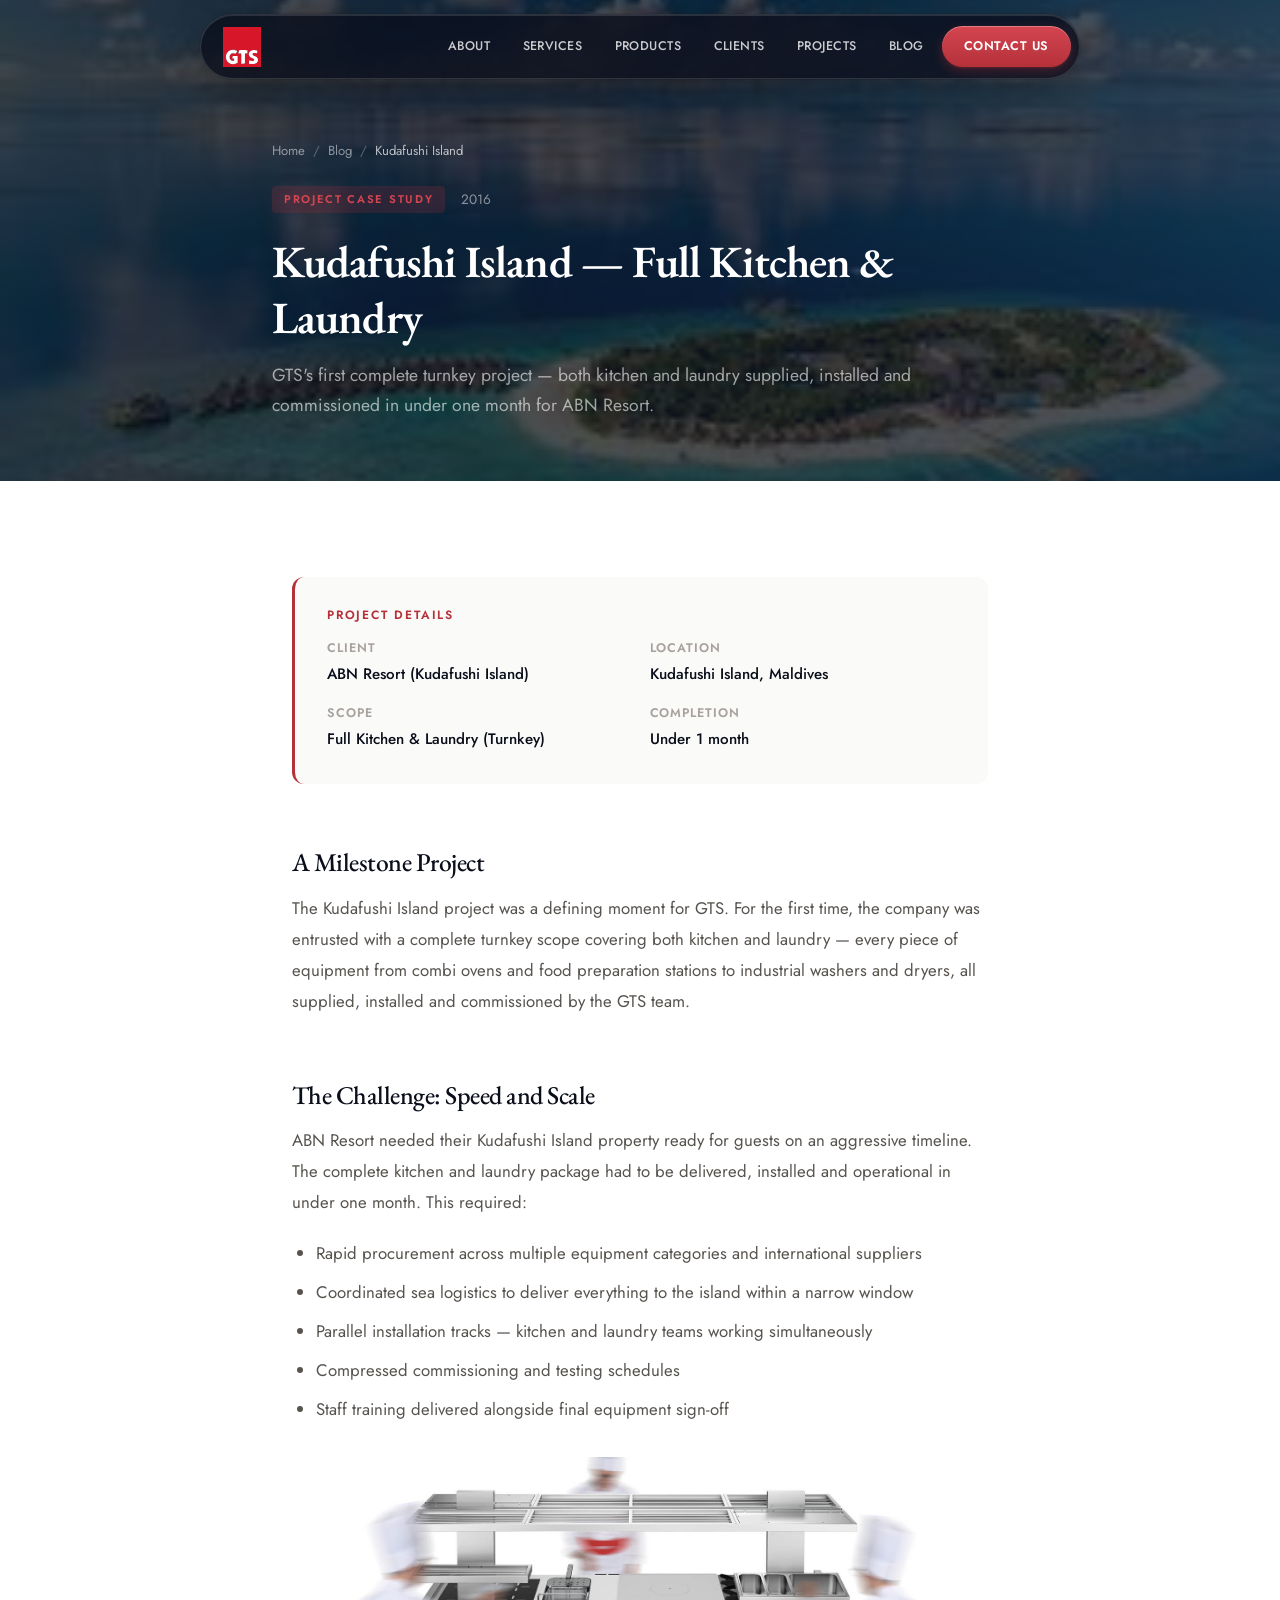
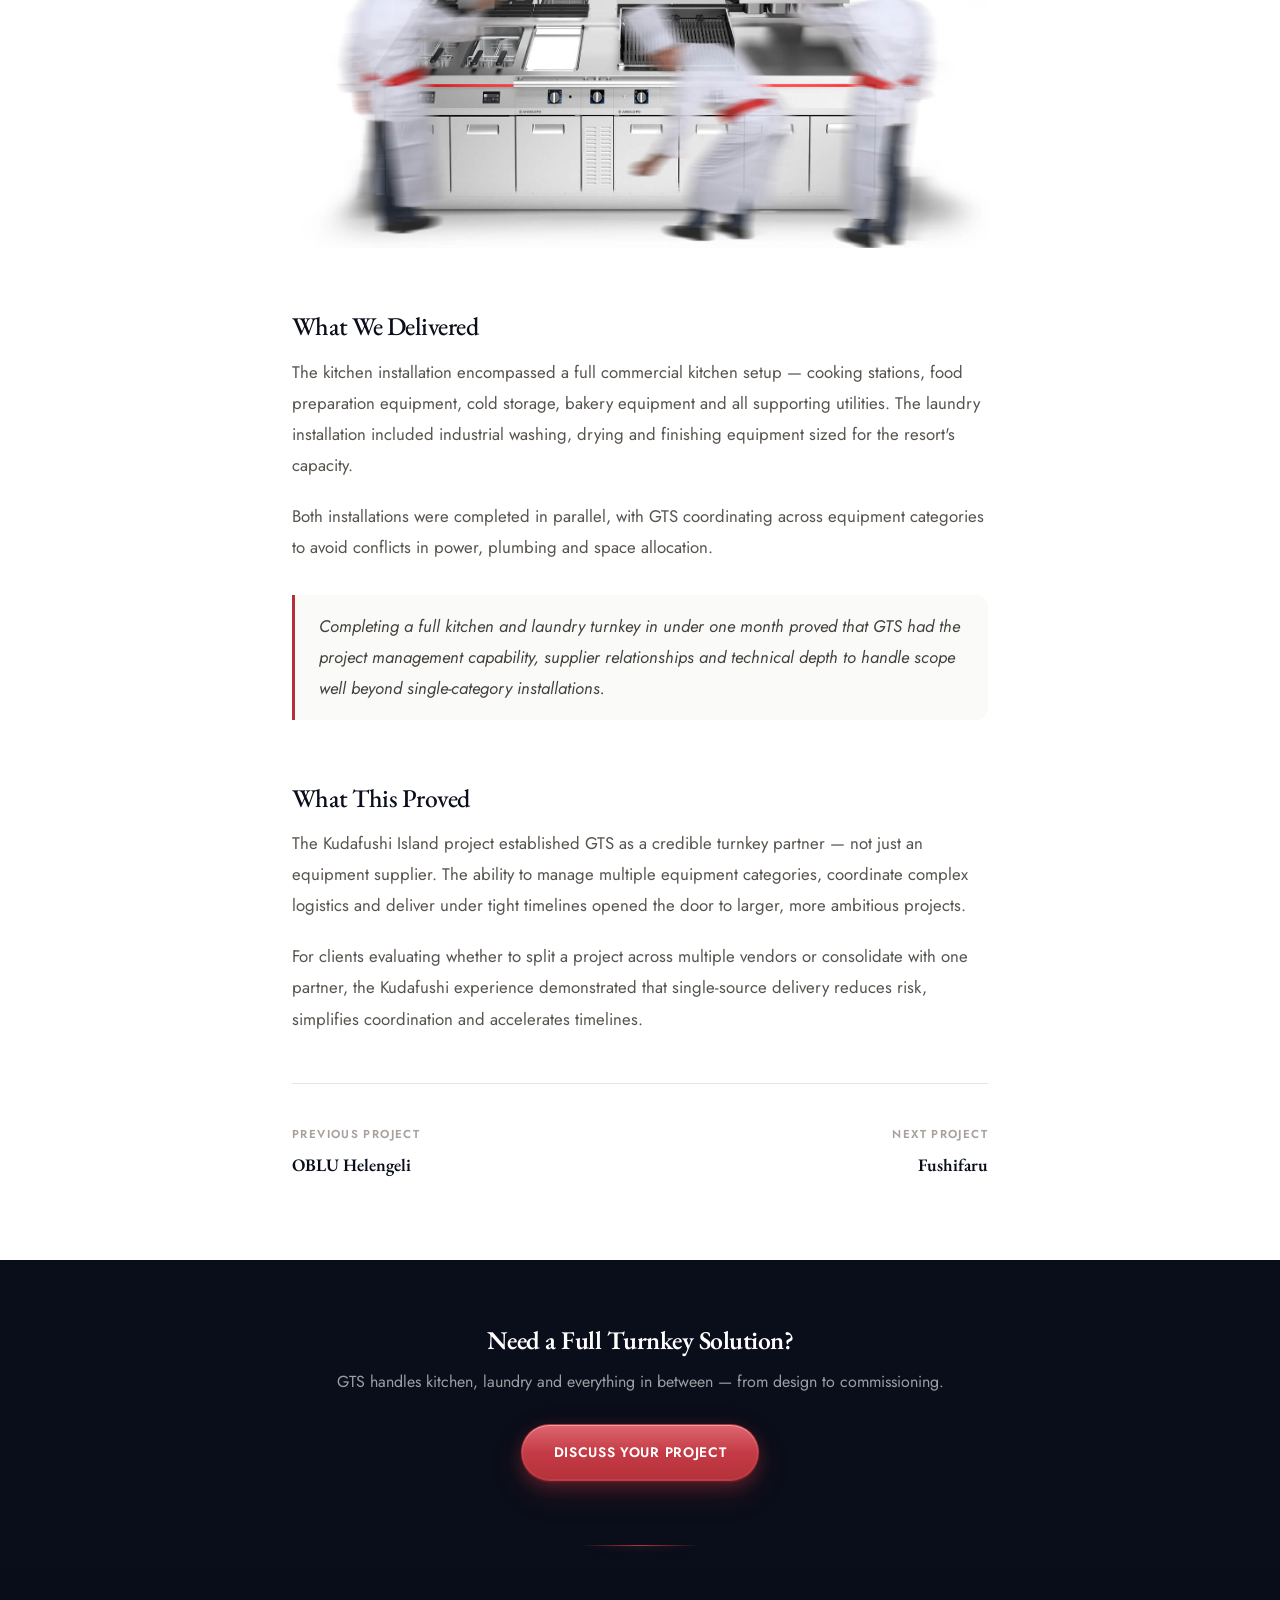
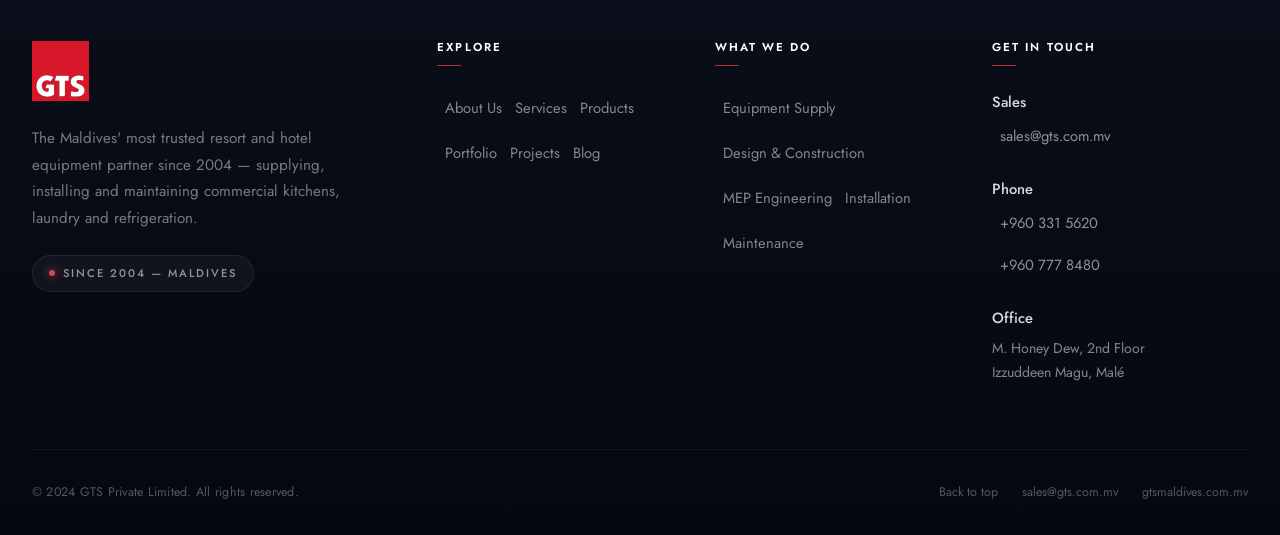
<file: blog/kudafushi-island.html>
<!DOCTYPE html>
<html lang="en">
<head>
    <meta charset="UTF-8">
    <meta name="viewport" content="width=device-width, initial-scale=1.0">
    <title>Kudafushi Island — Full Kitchen &amp; Laundry | GTS Maldives</title>
    <meta name="description" content="GTS's first complete turnkey project — full kitchen and laundry supply, installation and commissioning for ABN Resort at Kudafushi Island, completed in under one month.">
    <link rel="icon" type="image/svg+xml" href="../images/Logo.svg">
    <link rel="canonical" href="https://gts.com.mv/blog/kudafushi-island.html">
    <meta property="og:type" content="article">
    <meta property="og:title" content="Kudafushi Island — Full Kitchen & Laundry | GTS Maldives">
    <meta property="og:description" content="GTS's first complete turnkey project — full kitchen and laundry for ABN Resort at Kudafushi Island.">
    <meta property="og:url" content="https://gts.com.mv/blog/kudafushi-island.html">
    <meta property="og:image" content="https://gts.com.mv/images/Kudafushi.jpeg">
    <meta property="og:site_name" content="GTS Maldives">
    <meta name="twitter:card" content="summary_large_image">
    <meta name="twitter:title" content="Kudafushi Island — Full Kitchen & Laundry | GTS Maldives">
    <meta name="twitter:description" content="GTS's first complete turnkey project at Kudafushi Island.">
    <meta name="twitter:image" content="https://gts.com.mv/images/Kudafushi.jpeg">
    <link rel="stylesheet" href="../style.css?v=19">
    <link rel="stylesheet" href="blog.css">
    <link rel="preconnect" href="https://fonts.googleapis.com">
    <link rel="preconnect" href="https://fonts.gstatic.com" crossorigin>
    <link href="https://fonts.googleapis.com/css2?family=EB+Garamond:wght@400;500;600;700&family=Jost:wght@300;400;500;600;700&display=swap" rel="stylesheet">
    <script type="application/ld+json">
    [
      {
        "@context": "https://schema.org",
        "@type": "BlogPosting",
        "headline": "Kudafushi Island — Full Kitchen & Laundry",
        "description": "GTS's first complete turnkey project — full kitchen and laundry supply, installation and commissioning for ABN Resort at Kudafushi Island, completed in under one month.",
        "image": "https://gts.com.mv/images/Kudafushi.jpeg",
        "articleSection": "Project Case Study",
        "inLanguage": "en",
        "author": { "@type": "Organization", "name": "GTS Private Limited", "url": "https://gts.com.mv" },
        "publisher": { "@type": "Organization", "name": "GTS Maldives", "logo": { "@type": "ImageObject", "url": "https://gts.com.mv/images/Logo.svg" } },
        "mainEntityOfPage": { "@type": "WebPage", "@id": "https://gts.com.mv/blog/kudafushi-island.html" }
      },
      {
        "@context": "https://schema.org",
        "@type": "BreadcrumbList",
        "itemListElement": [
          { "@type": "ListItem", "position": 1, "name": "Home", "item": "https://gts.com.mv/" },
          { "@type": "ListItem", "position": 2, "name": "Blog", "item": "https://gts.com.mv/blog/index.html" },
          { "@type": "ListItem", "position": 3, "name": "Kudafushi Island", "item": "https://gts.com.mv/blog/kudafushi-island.html" }
        ]
      }
    ]
    </script>
</head>
<body>
    <nav class="navbar" id="navbar">
        <div class="container nav-container" style="padding: 11px 8px 11px 22px !important;">
            <a href="../index.html" class="nav-logo"><img src="../images/Logo.svg" alt="GTS Maldives"></a>
            <button class="nav-toggle" id="navToggle" aria-label="Toggle navigation"><span></span><span></span><span></span></button>
            <ul class="nav-menu" id="navMenu">
                <li><a href="../index.html#about">About</a></li><li><a href="../index.html#services">Services</a></li><li><a href="../index.html#products">Products</a></li><li><a href="../index.html#clients">Clients</a></li><li><a href="../index.html#projects">Projects</a></li><li><a href="index.html">Blog</a></li><li><a href="../index.html#contact" class="nav-cta">Contact Us</a></li>
            </ul>
        </div>
    </nav>

    <section class="post-hero"><div class="post-hero-bg" style="background-image: url('../images/Kudafushi.jpeg')"></div>
        <div class="container">
            <div class="post-breadcrumb">
                <a href="../index.html">Home</a><span>/</span><a href="index.html">Blog</a><span>/</span><span class="current">Kudafushi Island</span>
            </div>
            <div class="post-meta">
                <span class="post-category">Project Case Study</span>
                <span class="post-date">2016</span>
            </div>
            <h1>Kudafushi Island — Full Kitchen &amp; Laundry</h1>
            <p class="post-subtitle">GTS's first complete turnkey project — both kitchen and laundry supplied, installed and commissioned in under one month for ABN Resort.</p>
        </div>
    </section>

    <section class="post-body">
        <div class="container">
            <div class="post-content">

                <div class="project-details-box">
                    <h4>Project Details</h4>
                    <div class="project-details-grid">
                        <div class="project-detail-item">
                            <span class="project-detail-label">Client</span>
                            <span class="project-detail-value">ABN Resort (Kudafushi Island)</span>
                        </div>
                        <div class="project-detail-item">
                            <span class="project-detail-label">Location</span>
                            <span class="project-detail-value">Kudafushi Island, Maldives</span>
                        </div>
                        <div class="project-detail-item">
                            <span class="project-detail-label">Scope</span>
                            <span class="project-detail-value">Full Kitchen &amp; Laundry (Turnkey)</span>
                        </div>
                        <div class="project-detail-item">
                            <span class="project-detail-label">Completion</span>
                            <span class="project-detail-value">Under 1 month</span>
                        </div>
                    </div>
                </div>

                <h2>A Milestone Project</h2>
                <p>The Kudafushi Island project was a defining moment for GTS. For the first time, the company was entrusted with a complete turnkey scope covering both kitchen and laundry — every piece of equipment from combi ovens and food preparation stations to industrial washers and dryers, all supplied, installed and commissioned by the GTS team.</p>

                <h2>The Challenge: Speed and Scale</h2>
                <p>ABN Resort needed their Kudafushi Island property ready for guests on an aggressive timeline. The complete kitchen and laundry package had to be delivered, installed and operational in under one month. This required:</p>
                <ul>
                    <li>Rapid procurement across multiple equipment categories and international suppliers</li>
                    <li>Coordinated sea logistics to deliver everything to the island within a narrow window</li>
                    <li>Parallel installation tracks — kitchen and laundry teams working simultaneously</li>
                    <li>Compressed commissioning and testing schedules</li>
                    <li>Staff training delivered alongside final equipment sign-off</li>
                </ul>

                <img src="../images/slide-2.jpg" alt="Commercial kitchen equipment installation" style="width:100%; border-radius:8px; margin: 32px 0;">

                <h2>What We Delivered</h2>
                <p>The kitchen installation encompassed a full commercial kitchen setup — cooking stations, food preparation equipment, cold storage, bakery equipment and all supporting utilities. The laundry installation included industrial washing, drying and finishing equipment sized for the resort's capacity.</p>
                <p>Both installations were completed in parallel, with GTS coordinating across equipment categories to avoid conflicts in power, plumbing and space allocation.</p>

                <blockquote>
                    <p>Completing a full kitchen and laundry turnkey in under one month proved that GTS had the project management capability, supplier relationships and technical depth to handle scope well beyond single-category installations.</p>
                </blockquote>

                <h2>What This Proved</h2>
                <p>The Kudafushi Island project established GTS as a credible turnkey partner — not just an equipment supplier. The ability to manage multiple equipment categories, coordinate complex logistics and deliver under tight timelines opened the door to larger, more ambitious projects.</p>
                <p>For clients evaluating whether to split a project across multiple vendors or consolidate with one partner, the Kudafushi experience demonstrated that single-source delivery reduces risk, simplifies coordination and accelerates timelines.</p>
            </div>

            <div class="post-nav">
                <div class="post-nav-item">
                    <p class="post-nav-label">Previous Project</p>
                    <a href="oblu-helengeli.html" class="post-nav-link">OBLU Helengeli</a>
                </div>
                <div class="post-nav-item next">
                    <p class="post-nav-label">Next Project</p>
                    <a href="fushifaru.html" class="post-nav-link">Fushifaru</a>
                </div>
            </div>
        </div>
    </section>

    <section class="post-cta">
        <div class="container">
            <h3>Need a Full Turnkey Solution?</h3>
            <p>GTS handles kitchen, laundry and everything in between — from design to commissioning.</p>
            <a href="../index.html#contact" class="btn btn-primary">Discuss Your Project</a>
        </div>
    </section>

    <footer class="footer">
        <div class="container">
            <div class="footer-grid">
                <div class="footer-brand">
                    <div class="nav-logo">
                        <img src="../images/Logo.svg" alt="GTS Maldives">
                    </div>
                    <p>The Maldives' most trusted resort and hotel equipment partner since 2004 — supplying, installing and maintaining commercial kitchens, laundry and refrigeration.</p>
                    <div class="footer-tagline"><span class="footer-tagline-dot"></span>Since 2004 — Maldives</div>
                </div>
                <div class="footer-links">
                    <h4>Explore</h4>
                    <a href="../index.html#about">About Us</a>
                    <a href="../index.html#services">Services</a>
                    <a href="../index.html#products">Products</a>
                    <a href="../index.html#clients">Portfolio</a>
                    <a href="../index.html#projects">Projects</a>
                    <a href="index.html">Blog</a>
                </div>
                <div class="footer-links">
                    <h4>What We Do</h4>
                    <a href="../index.html#services">Equipment Supply</a>
                    <a href="../index.html#services">Design &amp; Construction</a>
                    <a href="../index.html#services">MEP Engineering</a>
                    <a href="../index.html#services">Installation</a>
                    <a href="../index.html#services">Maintenance</a>
                </div>
                <div class="footer-links">
                    <h4>Get in Touch</h4>
                    <div class="footer-contact-block">
                        <strong>Sales</strong>
                        <a href="mailto:sales@gts.com.mv">sales@gts.com.mv</a>
                    </div>
                    <div class="footer-contact-block">
                        <strong>Phone</strong>
                        <a href="tel:3315620">+960 331 5620</a><br>
                        <a href="tel:7778480">+960 777 8480</a>
                    </div>
                    <div class="footer-contact-block">
                        <strong>Office</strong>
                        M. Honey Dew, 2nd Floor<br>
                        Izzuddeen Magu, Mal&eacute;
                    </div>
                </div>
            </div>
            <div class="footer-bottom">
                <p>&copy; 2024 GTS Private Limited. All rights reserved.</p>
                <div class="footer-bottom-links">
                    <a href="#" onclick="window.scrollTo({top:0,behavior:'smooth'});return false;">Back to top</a>
                    <a href="mailto:sales@gts.com.mv">sales@gts.com.mv</a>
                    <span>gtsmaldives.com.mv</span>
                </div>
            </div>
        </div>
    </footer>
    <script src="../script.js"></script>
</body>
</html>
</file>
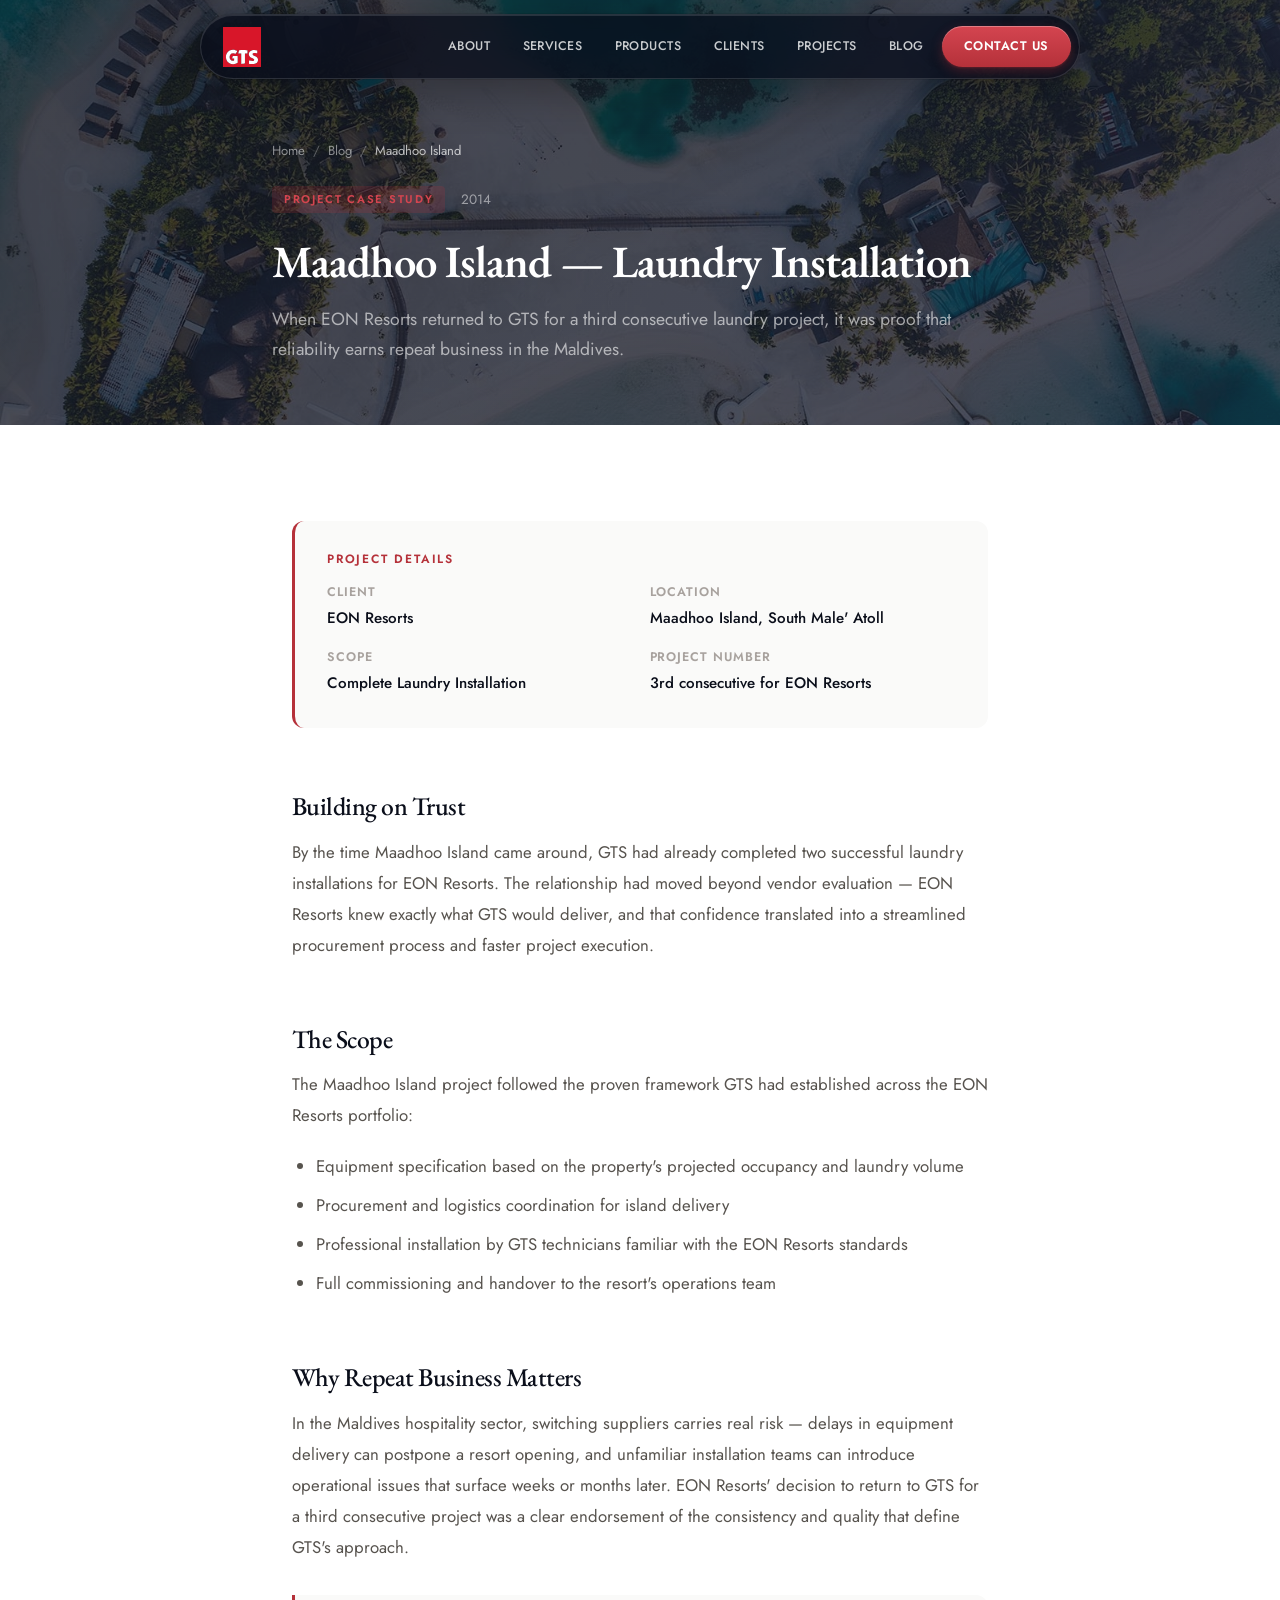
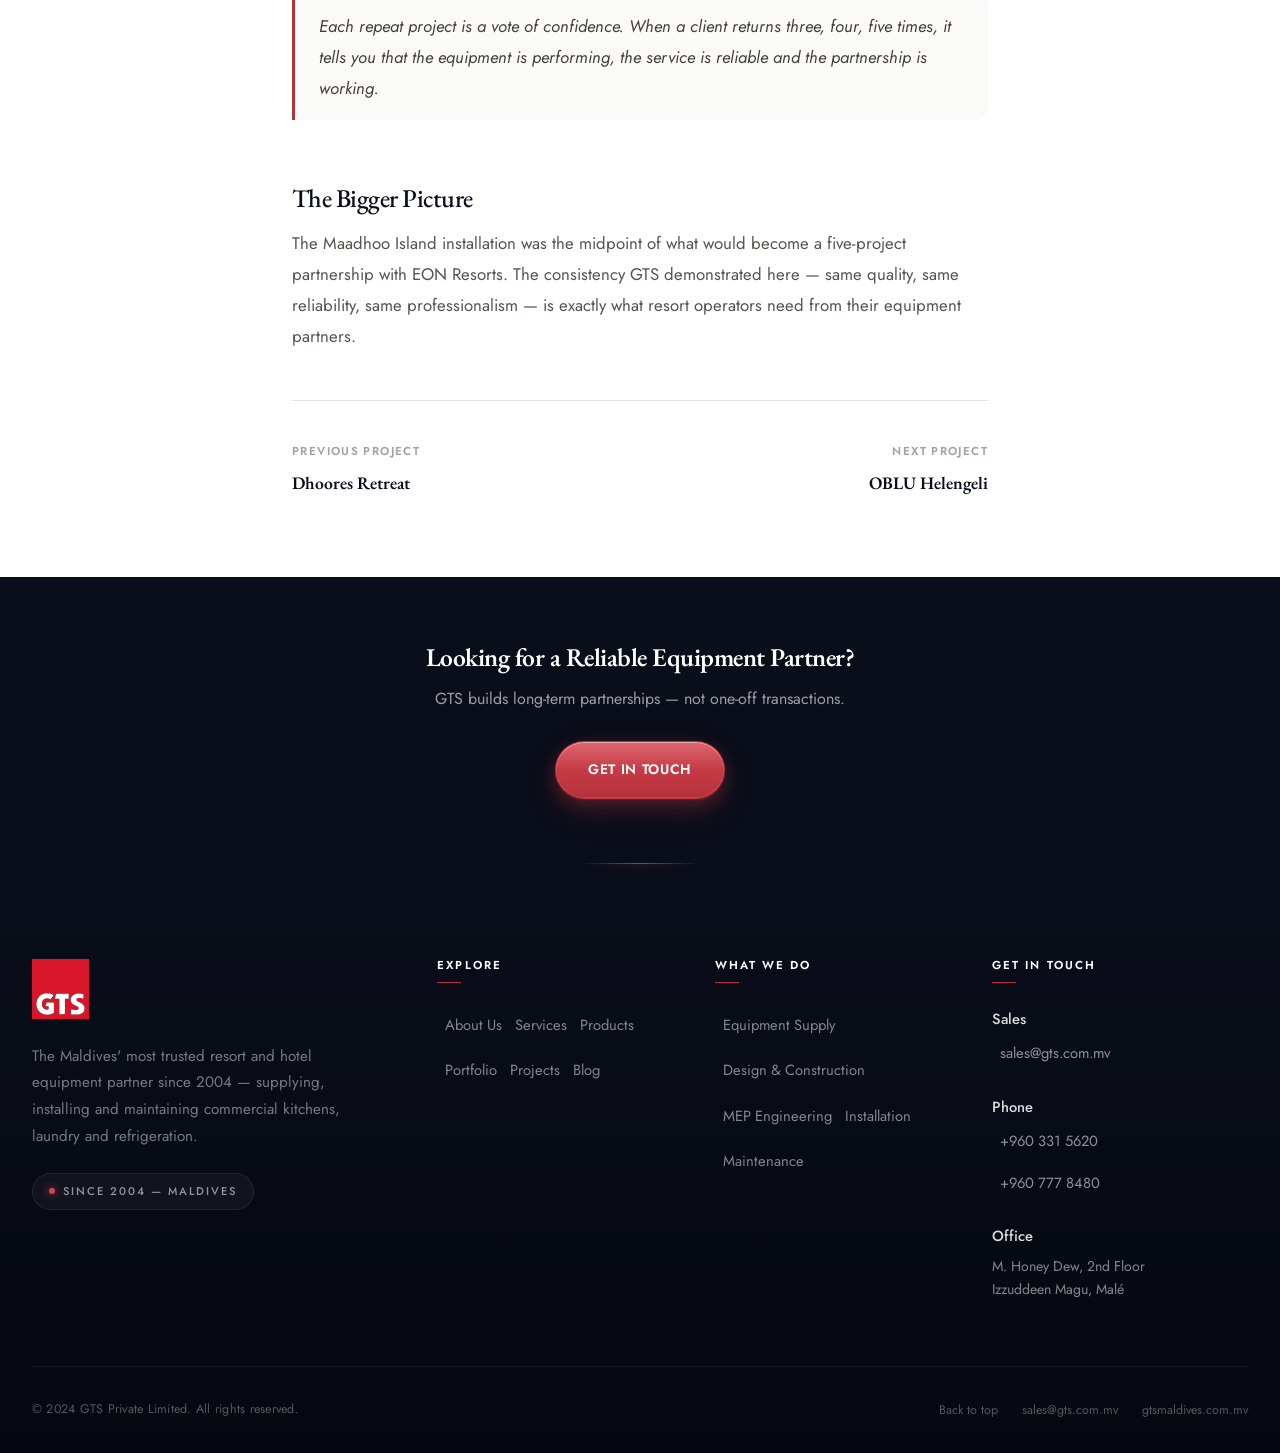
<file: blog/maadhoo-island.html>
<!DOCTYPE html>
<html lang="en">
<head>
    <meta charset="UTF-8">
    <meta name="viewport" content="width=device-width, initial-scale=1.0">
    <title>Maadhoo Island — Laundry Installation | GTS Maldives</title>
    <meta name="description" content="Third consecutive laundry project for EON Resorts — how consistent quality earned GTS repeat business at Maadhoo Island.">
    <link rel="icon" type="image/svg+xml" href="../images/Logo.svg">
    <link rel="canonical" href="https://gts.com.mv/blog/maadhoo-island.html">
    <meta property="og:type" content="article">
    <meta property="og:title" content="Maadhoo Island — Laundry Installation | GTS Maldives">
    <meta property="og:description" content="Third consecutive laundry project for EON Resorts — consistent quality earned GTS repeat business at Maadhoo Island.">
    <meta property="og:url" content="https://gts.com.mv/blog/maadhoo-island.html">
    <meta property="og:image" content="https://gts.com.mv/images/Ozen%20maadhoo.jpg">
    <meta property="og:site_name" content="GTS Maldives">
    <meta name="twitter:card" content="summary_large_image">
    <meta name="twitter:title" content="Maadhoo Island — Laundry Installation | GTS Maldives">
    <meta name="twitter:description" content="Third consecutive laundry project for EON Resorts at Maadhoo Island.">
    <meta name="twitter:image" content="https://gts.com.mv/images/Ozen%20maadhoo.jpg">
    <link rel="stylesheet" href="../style.css?v=19">
    <link rel="stylesheet" href="blog.css">
    <link rel="preconnect" href="https://fonts.googleapis.com">
    <link rel="preconnect" href="https://fonts.gstatic.com" crossorigin>
    <link href="https://fonts.googleapis.com/css2?family=EB+Garamond:wght@400;500;600;700&family=Jost:wght@300;400;500;600;700&display=swap" rel="stylesheet">
    <script type="application/ld+json">
    [
      {
        "@context": "https://schema.org",
        "@type": "BlogPosting",
        "headline": "Maadhoo Island — Laundry Installation",
        "description": "Third consecutive laundry project for EON Resorts — how consistent quality earned GTS repeat business at Maadhoo Island.",
        "image": "https://gts.com.mv/images/Ozen%20maadhoo.jpg",
        "articleSection": "Project Case Study",
        "inLanguage": "en",
        "author": { "@type": "Organization", "name": "GTS Private Limited", "url": "https://gts.com.mv" },
        "publisher": { "@type": "Organization", "name": "GTS Maldives", "logo": { "@type": "ImageObject", "url": "https://gts.com.mv/images/Logo.svg" } },
        "mainEntityOfPage": { "@type": "WebPage", "@id": "https://gts.com.mv/blog/maadhoo-island.html" }
      },
      {
        "@context": "https://schema.org",
        "@type": "BreadcrumbList",
        "itemListElement": [
          { "@type": "ListItem", "position": 1, "name": "Home", "item": "https://gts.com.mv/" },
          { "@type": "ListItem", "position": 2, "name": "Blog", "item": "https://gts.com.mv/blog/index.html" },
          { "@type": "ListItem", "position": 3, "name": "Maadhoo Island", "item": "https://gts.com.mv/blog/maadhoo-island.html" }
        ]
      }
    ]
    </script>
</head>
<body>
    <nav class="navbar" id="navbar">
        <div class="container nav-container" style="padding: 11px 8px 11px 22px !important;">
            <a href="../index.html" class="nav-logo"><img src="../images/Logo.svg" alt="GTS Maldives"></a>
            <button class="nav-toggle" id="navToggle" aria-label="Toggle navigation"><span></span><span></span><span></span></button>
            <ul class="nav-menu" id="navMenu">
                <li><a href="../index.html#about">About</a></li><li><a href="../index.html#services">Services</a></li><li><a href="../index.html#products">Products</a></li><li><a href="../index.html#clients">Clients</a></li><li><a href="../index.html#projects">Projects</a></li><li><a href="index.html">Blog</a></li><li><a href="../index.html#contact" class="nav-cta">Contact Us</a></li>
            </ul>
        </div>
    </nav>

    <section class="post-hero"><div class="post-hero-bg" style="background-image: url('../images/Ozen maadhoo.jpg')"></div>
        <div class="container">
            <div class="post-breadcrumb">
                <a href="../index.html">Home</a><span>/</span><a href="index.html">Blog</a><span>/</span><span class="current">Maadhoo Island</span>
            </div>
            <div class="post-meta">
                <span class="post-category">Project Case Study</span>
                <span class="post-date">2014</span>
            </div>
            <h1>Maadhoo Island — Laundry Installation</h1>
            <p class="post-subtitle">When EON Resorts returned to GTS for a third consecutive laundry project, it was proof that reliability earns repeat business in the Maldives.</p>
        </div>
    </section>

    <section class="post-body">
        <div class="container">
            <div class="post-content">

                <div class="project-details-box">
                    <h4>Project Details</h4>
                    <div class="project-details-grid">
                        <div class="project-detail-item">
                            <span class="project-detail-label">Client</span>
                            <span class="project-detail-value">EON Resorts</span>
                        </div>
                        <div class="project-detail-item">
                            <span class="project-detail-label">Location</span>
                            <span class="project-detail-value">Maadhoo Island, South Male' Atoll</span>
                        </div>
                        <div class="project-detail-item">
                            <span class="project-detail-label">Scope</span>
                            <span class="project-detail-value">Complete Laundry Installation</span>
                        </div>
                        <div class="project-detail-item">
                            <span class="project-detail-label">Project Number</span>
                            <span class="project-detail-value">3rd consecutive for EON Resorts</span>
                        </div>
                    </div>
                </div>

                <h2>Building on Trust</h2>
                <p>By the time Maadhoo Island came around, GTS had already completed two successful laundry installations for EON Resorts. The relationship had moved beyond vendor evaluation — EON Resorts knew exactly what GTS would deliver, and that confidence translated into a streamlined procurement process and faster project execution.</p>

                <h2>The Scope</h2>
                <p>The Maadhoo Island project followed the proven framework GTS had established across the EON Resorts portfolio:</p>
                <ul>
                    <li>Equipment specification based on the property's projected occupancy and laundry volume</li>
                    <li>Procurement and logistics coordination for island delivery</li>
                    <li>Professional installation by GTS technicians familiar with the EON Resorts standards</li>
                    <li>Full commissioning and handover to the resort's operations team</li>
                </ul>

                <h2>Why Repeat Business Matters</h2>
                <p>In the Maldives hospitality sector, switching suppliers carries real risk — delays in equipment delivery can postpone a resort opening, and unfamiliar installation teams can introduce operational issues that surface weeks or months later. EON Resorts' decision to return to GTS for a third consecutive project was a clear endorsement of the consistency and quality that define GTS's approach.</p>

                <blockquote>
                    <p>Each repeat project is a vote of confidence. When a client returns three, four, five times, it tells you that the equipment is performing, the service is reliable and the partnership is working.</p>
                </blockquote>

                <h2>The Bigger Picture</h2>
                <p>The Maadhoo Island installation was the midpoint of what would become a five-project partnership with EON Resorts. The consistency GTS demonstrated here — same quality, same reliability, same professionalism — is exactly what resort operators need from their equipment partners.</p>
            </div>

            <div class="post-nav">
                <div class="post-nav-item">
                    <p class="post-nav-label">Previous Project</p>
                    <a href="dhoores-retreat.html" class="post-nav-link">Dhoores Retreat</a>
                </div>
                <div class="post-nav-item next">
                    <p class="post-nav-label">Next Project</p>
                    <a href="oblu-helengeli.html" class="post-nav-link">OBLU Helengeli</a>
                </div>
            </div>
        </div>
    </section>

    <section class="post-cta">
        <div class="container">
            <h3>Looking for a Reliable Equipment Partner?</h3>
            <p>GTS builds long-term partnerships — not one-off transactions.</p>
            <a href="../index.html#contact" class="btn btn-primary">Get in Touch</a>
        </div>
    </section>

    <footer class="footer">
        <div class="container">
            <div class="footer-grid">
                <div class="footer-brand">
                    <div class="nav-logo">
                        <img src="../images/Logo.svg" alt="GTS Maldives">
                    </div>
                    <p>The Maldives' most trusted resort and hotel equipment partner since 2004 — supplying, installing and maintaining commercial kitchens, laundry and refrigeration.</p>
                    <div class="footer-tagline"><span class="footer-tagline-dot"></span>Since 2004 — Maldives</div>
                </div>
                <div class="footer-links">
                    <h4>Explore</h4>
                    <a href="../index.html#about">About Us</a>
                    <a href="../index.html#services">Services</a>
                    <a href="../index.html#products">Products</a>
                    <a href="../index.html#clients">Portfolio</a>
                    <a href="../index.html#projects">Projects</a>
                    <a href="index.html">Blog</a>
                </div>
                <div class="footer-links">
                    <h4>What We Do</h4>
                    <a href="../index.html#services">Equipment Supply</a>
                    <a href="../index.html#services">Design &amp; Construction</a>
                    <a href="../index.html#services">MEP Engineering</a>
                    <a href="../index.html#services">Installation</a>
                    <a href="../index.html#services">Maintenance</a>
                </div>
                <div class="footer-links">
                    <h4>Get in Touch</h4>
                    <div class="footer-contact-block">
                        <strong>Sales</strong>
                        <a href="mailto:sales@gts.com.mv">sales@gts.com.mv</a>
                    </div>
                    <div class="footer-contact-block">
                        <strong>Phone</strong>
                        <a href="tel:3315620">+960 331 5620</a><br>
                        <a href="tel:7778480">+960 777 8480</a>
                    </div>
                    <div class="footer-contact-block">
                        <strong>Office</strong>
                        M. Honey Dew, 2nd Floor<br>
                        Izzuddeen Magu, Mal&eacute;
                    </div>
                </div>
            </div>
            <div class="footer-bottom">
                <p>&copy; 2024 GTS Private Limited. All rights reserved.</p>
                <div class="footer-bottom-links">
                    <a href="#" onclick="window.scrollTo({top:0,behavior:'smooth'});return false;">Back to top</a>
                    <a href="mailto:sales@gts.com.mv">sales@gts.com.mv</a>
                    <span>gtsmaldives.com.mv</span>
                </div>
            </div>
        </div>
    </footer>
    <script src="../script.js"></script>
</body>
</html>
</file>
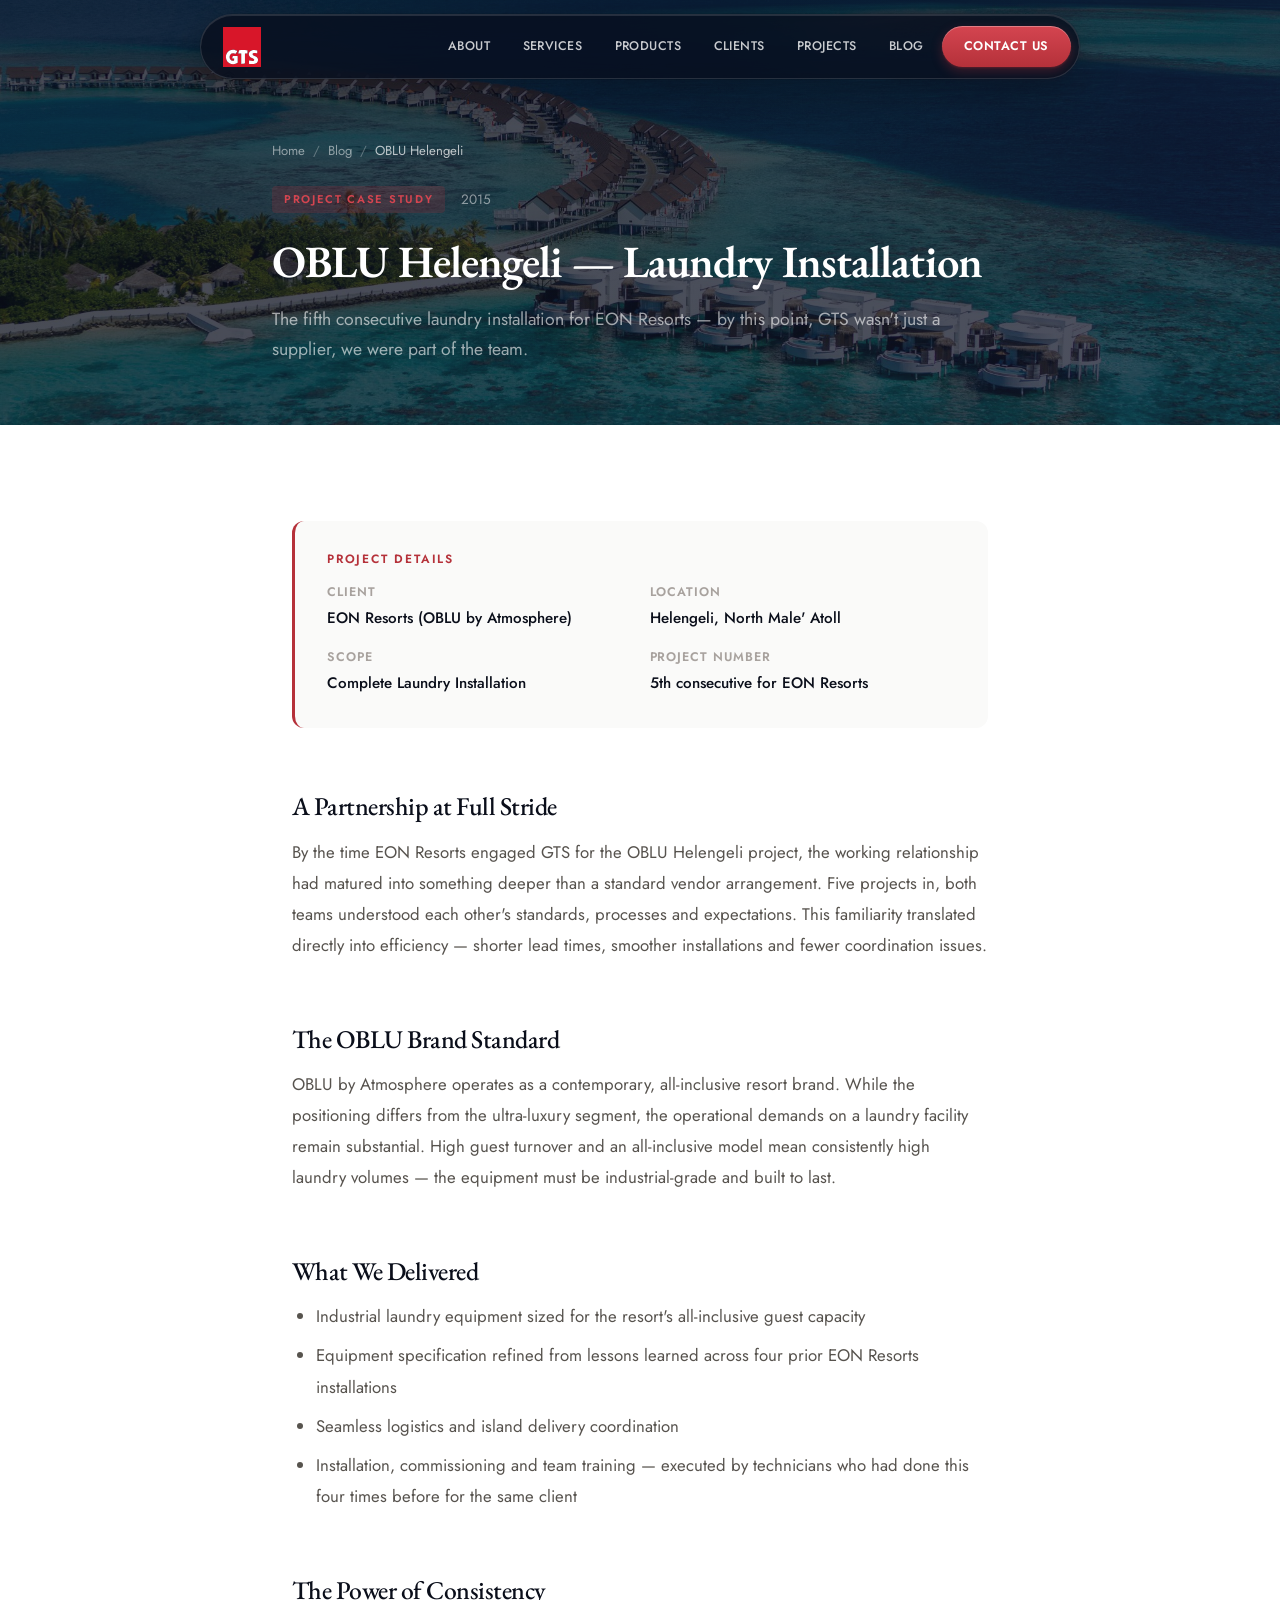
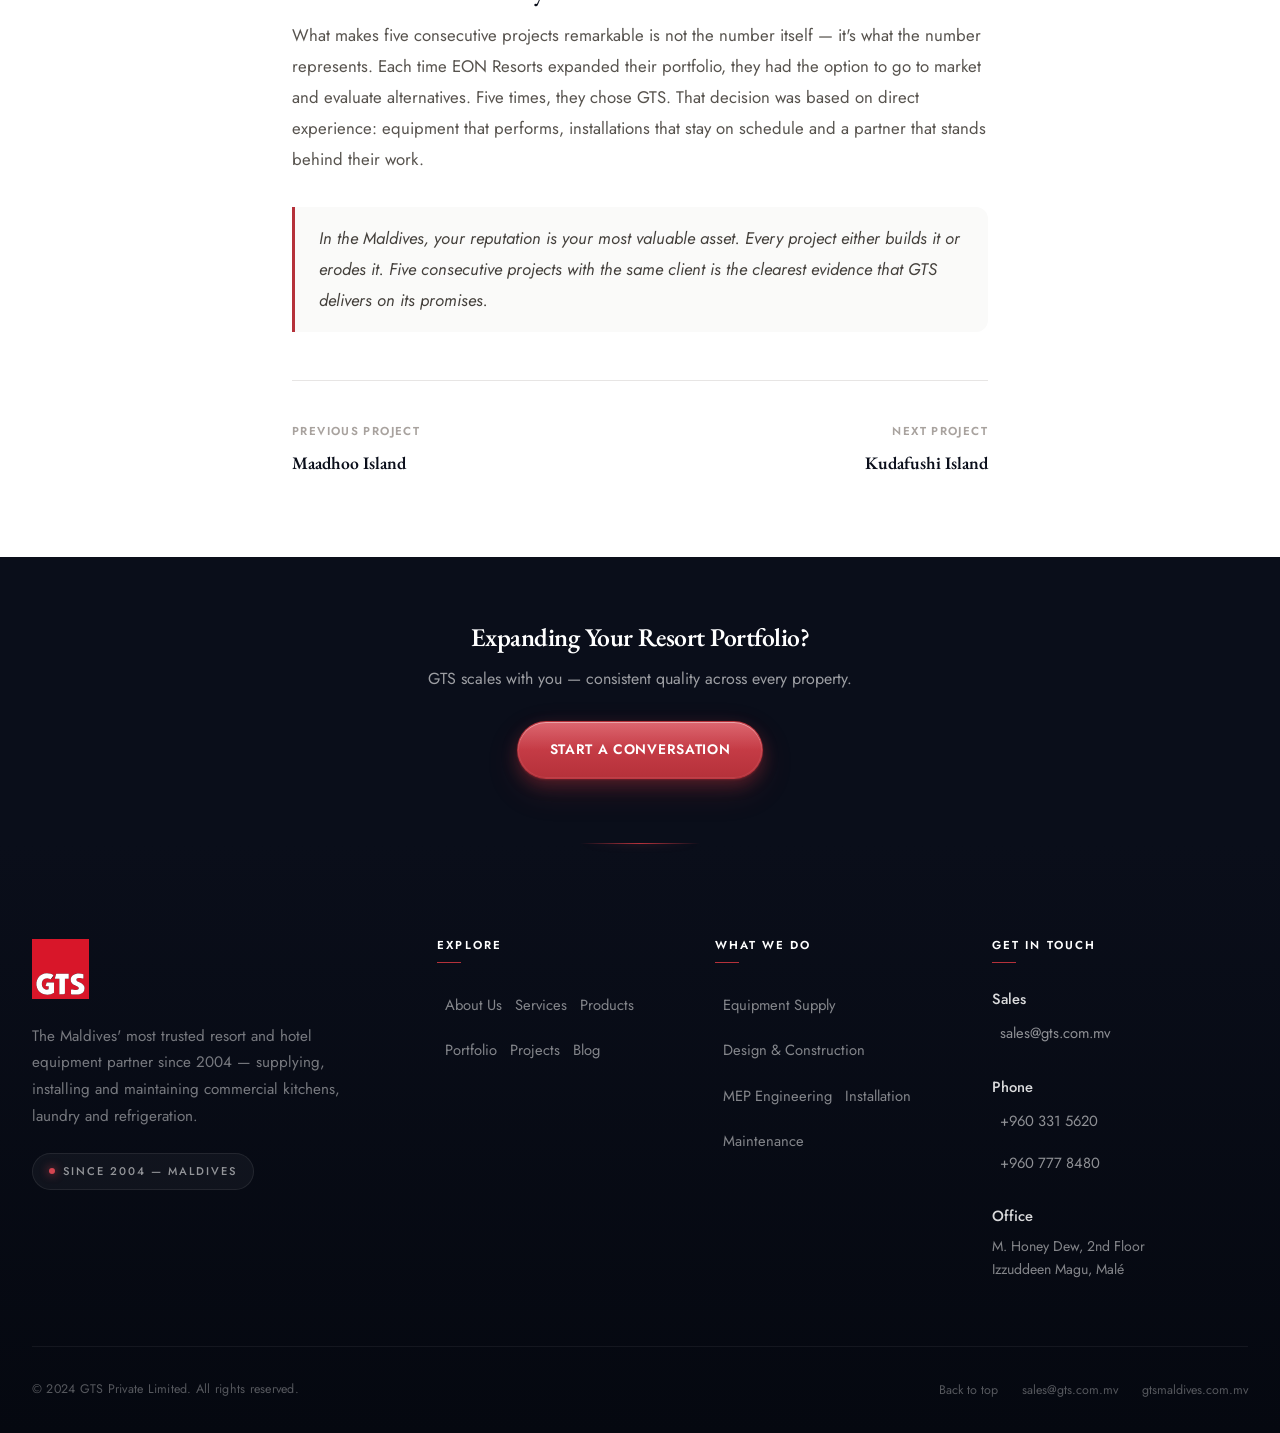
<file: blog/oblu-helengeli.html>
<!DOCTYPE html>
<html lang="en">
<head>
    <meta charset="UTF-8">
    <meta name="viewport" content="width=device-width, initial-scale=1.0">
    <title>OBLU Helengeli — Laundry Installation | GTS Maldives</title>
    <meta name="description" content="Fifth laundry installation for EON Resorts group at OBLU by Atmosphere Helengeli — reinforcing a long-term partnership built on performance.">
    <link rel="icon" type="image/svg+xml" href="../images/Logo.svg">
    <link rel="canonical" href="https://gts.com.mv/blog/oblu-helengeli.html">
    <meta property="og:type" content="article">
    <meta property="og:title" content="OBLU Helengeli — Laundry Installation | GTS Maldives">
    <meta property="og:description" content="Fifth laundry installation for EON Resorts group at OBLU by Atmosphere Helengeli.">
    <meta property="og:url" content="https://gts.com.mv/blog/oblu-helengeli.html">
    <meta property="og:image" content="https://gts.com.mv/images/Oblu.jpg">
    <meta property="og:site_name" content="GTS Maldives">
    <meta name="twitter:card" content="summary_large_image">
    <meta name="twitter:title" content="OBLU Helengeli — Laundry Installation | GTS Maldives">
    <meta name="twitter:description" content="Fifth laundry installation for EON Resorts group at OBLU by Atmosphere Helengeli.">
    <meta name="twitter:image" content="https://gts.com.mv/images/Oblu.jpg">
    <link rel="stylesheet" href="../style.css?v=19">
    <link rel="stylesheet" href="blog.css">
    <link rel="preconnect" href="https://fonts.googleapis.com">
    <link rel="preconnect" href="https://fonts.gstatic.com" crossorigin>
    <link href="https://fonts.googleapis.com/css2?family=EB+Garamond:wght@400;500;600;700&family=Jost:wght@300;400;500;600;700&display=swap" rel="stylesheet">
    <script type="application/ld+json">
    [
      {
        "@context": "https://schema.org",
        "@type": "BlogPosting",
        "headline": "OBLU Helengeli — Laundry Installation",
        "description": "Fifth laundry installation for EON Resorts group at OBLU by Atmosphere Helengeli — reinforcing a long-term partnership built on performance.",
        "image": "https://gts.com.mv/images/Oblu.jpg",
        "articleSection": "Project Case Study",
        "inLanguage": "en",
        "author": { "@type": "Organization", "name": "GTS Private Limited", "url": "https://gts.com.mv" },
        "publisher": { "@type": "Organization", "name": "GTS Maldives", "logo": { "@type": "ImageObject", "url": "https://gts.com.mv/images/Logo.svg" } },
        "mainEntityOfPage": { "@type": "WebPage", "@id": "https://gts.com.mv/blog/oblu-helengeli.html" }
      },
      {
        "@context": "https://schema.org",
        "@type": "BreadcrumbList",
        "itemListElement": [
          { "@type": "ListItem", "position": 1, "name": "Home", "item": "https://gts.com.mv/" },
          { "@type": "ListItem", "position": 2, "name": "Blog", "item": "https://gts.com.mv/blog/index.html" },
          { "@type": "ListItem", "position": 3, "name": "OBLU Helengeli", "item": "https://gts.com.mv/blog/oblu-helengeli.html" }
        ]
      }
    ]
    </script>
</head>
<body>
    <nav class="navbar" id="navbar">
        <div class="container nav-container" style="padding: 11px 8px 11px 22px !important;">
            <a href="../index.html" class="nav-logo"><img src="../images/Logo.svg" alt="GTS Maldives"></a>
            <button class="nav-toggle" id="navToggle" aria-label="Toggle navigation"><span></span><span></span><span></span></button>
            <ul class="nav-menu" id="navMenu">
                <li><a href="../index.html#about">About</a></li><li><a href="../index.html#services">Services</a></li><li><a href="../index.html#products">Products</a></li><li><a href="../index.html#clients">Clients</a></li><li><a href="../index.html#projects">Projects</a></li><li><a href="index.html">Blog</a></li><li><a href="../index.html#contact" class="nav-cta">Contact Us</a></li>
            </ul>
        </div>
    </nav>

    <section class="post-hero"><div class="post-hero-bg" style="background-image: url('../images/Oblu.jpg')"></div>
        <div class="container">
            <div class="post-breadcrumb">
                <a href="../index.html">Home</a><span>/</span><a href="index.html">Blog</a><span>/</span><span class="current">OBLU Helengeli</span>
            </div>
            <div class="post-meta">
                <span class="post-category">Project Case Study</span>
                <span class="post-date">2015</span>
            </div>
            <h1>OBLU Helengeli — Laundry Installation</h1>
            <p class="post-subtitle">The fifth consecutive laundry installation for EON Resorts — by this point, GTS wasn't just a supplier, we were part of the team.</p>
        </div>
    </section>

    <section class="post-body">
        <div class="container">
            <div class="post-content">

                <div class="project-details-box">
                    <h4>Project Details</h4>
                    <div class="project-details-grid">
                        <div class="project-detail-item">
                            <span class="project-detail-label">Client</span>
                            <span class="project-detail-value">EON Resorts (OBLU by Atmosphere)</span>
                        </div>
                        <div class="project-detail-item">
                            <span class="project-detail-label">Location</span>
                            <span class="project-detail-value">Helengeli, North Male' Atoll</span>
                        </div>
                        <div class="project-detail-item">
                            <span class="project-detail-label">Scope</span>
                            <span class="project-detail-value">Complete Laundry Installation</span>
                        </div>
                        <div class="project-detail-item">
                            <span class="project-detail-label">Project Number</span>
                            <span class="project-detail-value">5th consecutive for EON Resorts</span>
                        </div>
                    </div>
                </div>

                <h2>A Partnership at Full Stride</h2>
                <p>By the time EON Resorts engaged GTS for the OBLU Helengeli project, the working relationship had matured into something deeper than a standard vendor arrangement. Five projects in, both teams understood each other's standards, processes and expectations. This familiarity translated directly into efficiency — shorter lead times, smoother installations and fewer coordination issues.</p>

                <h2>The OBLU Brand Standard</h2>
                <p>OBLU by Atmosphere operates as a contemporary, all-inclusive resort brand. While the positioning differs from the ultra-luxury segment, the operational demands on a laundry facility remain substantial. High guest turnover and an all-inclusive model mean consistently high laundry volumes — the equipment must be industrial-grade and built to last.</p>

                <h2>What We Delivered</h2>
                <ul>
                    <li>Industrial laundry equipment sized for the resort's all-inclusive guest capacity</li>
                    <li>Equipment specification refined from lessons learned across four prior EON Resorts installations</li>
                    <li>Seamless logistics and island delivery coordination</li>
                    <li>Installation, commissioning and team training — executed by technicians who had done this four times before for the same client</li>
                </ul>

                <h2>The Power of Consistency</h2>
                <p>What makes five consecutive projects remarkable is not the number itself — it's what the number represents. Each time EON Resorts expanded their portfolio, they had the option to go to market and evaluate alternatives. Five times, they chose GTS. That decision was based on direct experience: equipment that performs, installations that stay on schedule and a partner that stands behind their work.</p>

                <blockquote>
                    <p>In the Maldives, your reputation is your most valuable asset. Every project either builds it or erodes it. Five consecutive projects with the same client is the clearest evidence that GTS delivers on its promises.</p>
                </blockquote>
            </div>

            <div class="post-nav">
                <div class="post-nav-item">
                    <p class="post-nav-label">Previous Project</p>
                    <a href="maadhoo-island.html" class="post-nav-link">Maadhoo Island</a>
                </div>
                <div class="post-nav-item next">
                    <p class="post-nav-label">Next Project</p>
                    <a href="kudafushi-island.html" class="post-nav-link">Kudafushi Island</a>
                </div>
            </div>
        </div>
    </section>

    <section class="post-cta">
        <div class="container">
            <h3>Expanding Your Resort Portfolio?</h3>
            <p>GTS scales with you — consistent quality across every property.</p>
            <a href="../index.html#contact" class="btn btn-primary">Start a Conversation</a>
        </div>
    </section>

    <footer class="footer">
        <div class="container">
            <div class="footer-grid">
                <div class="footer-brand">
                    <div class="nav-logo">
                        <img src="../images/Logo.svg" alt="GTS Maldives">
                    </div>
                    <p>The Maldives' most trusted resort and hotel equipment partner since 2004 — supplying, installing and maintaining commercial kitchens, laundry and refrigeration.</p>
                    <div class="footer-tagline"><span class="footer-tagline-dot"></span>Since 2004 — Maldives</div>
                </div>
                <div class="footer-links">
                    <h4>Explore</h4>
                    <a href="../index.html#about">About Us</a>
                    <a href="../index.html#services">Services</a>
                    <a href="../index.html#products">Products</a>
                    <a href="../index.html#clients">Portfolio</a>
                    <a href="../index.html#projects">Projects</a>
                    <a href="index.html">Blog</a>
                </div>
                <div class="footer-links">
                    <h4>What We Do</h4>
                    <a href="../index.html#services">Equipment Supply</a>
                    <a href="../index.html#services">Design &amp; Construction</a>
                    <a href="../index.html#services">MEP Engineering</a>
                    <a href="../index.html#services">Installation</a>
                    <a href="../index.html#services">Maintenance</a>
                </div>
                <div class="footer-links">
                    <h4>Get in Touch</h4>
                    <div class="footer-contact-block">
                        <strong>Sales</strong>
                        <a href="mailto:sales@gts.com.mv">sales@gts.com.mv</a>
                    </div>
                    <div class="footer-contact-block">
                        <strong>Phone</strong>
                        <a href="tel:3315620">+960 331 5620</a><br>
                        <a href="tel:7778480">+960 777 8480</a>
                    </div>
                    <div class="footer-contact-block">
                        <strong>Office</strong>
                        M. Honey Dew, 2nd Floor<br>
                        Izzuddeen Magu, Mal&eacute;
                    </div>
                </div>
            </div>
            <div class="footer-bottom">
                <p>&copy; 2024 GTS Private Limited. All rights reserved.</p>
                <div class="footer-bottom-links">
                    <a href="#" onclick="window.scrollTo({top:0,behavior:'smooth'});return false;">Back to top</a>
                    <a href="mailto:sales@gts.com.mv">sales@gts.com.mv</a>
                    <span>gtsmaldives.com.mv</span>
                </div>
            </div>
        </div>
    </footer>
    <script src="../script.js"></script>
</body>
</html>
</file>
<file: style.css>
/* ========================================
   GTS Maldives — Apple-inspired Premium Theme
   ======================================== */

/* --- CSS Variables --- */
:root {
    --navy: #0a0e1a;
    --navy-light: #11172a;
    --navy-mid: #1a2236;
    --accent: #b5313a;
    --accent-light: #d44550;
    --accent-dark: #8e2730;
    --accent-bg: rgba(181, 49, 58, 0.06);
    --white: #ffffff;
    --off-white: #fafaf9;
    --cream: #f6f5f1;
    --gray-100: #f5f5f4;
    --gray-200: #e7e5e4;
    --gray-300: #d6d3d1;
    --gray-400: #a8a29e;
    --gray-500: #78716c;
    --gray-600: #57534e;
    --gray-700: #44403c;
    --gray-800: #292524;
    --gray-900: #1c1917;
    --font-heading: 'EB Garamond', 'Garamond', Georgia, serif;
    --font-body: 'Jost', 'Futura', -apple-system, BlinkMacSystemFont, sans-serif;
    --ease-out: cubic-bezier(0.16, 1, 0.3, 1);
    --ease-smooth: cubic-bezier(0.4, 0, 0.2, 1);
    --transition: 0.5s var(--ease-out);
    --transition-fast: 0.3s var(--ease-out);
    /* Realistic multi-layer shadows (Apple-style) */
    --shadow-xs:
        0 1px 1px rgba(15, 23, 42, 0.04),
        0 0 0 1px rgba(15, 23, 42, 0.02);
    --shadow-sm:
        0 1px 2px rgba(15, 23, 42, 0.06),
        0 2px 4px rgba(15, 23, 42, 0.04),
        0 0 0 1px rgba(15, 23, 42, 0.03);
    --shadow-md:
        0 2px 4px rgba(15, 23, 42, 0.05),
        0 8px 24px rgba(15, 23, 42, 0.08),
        0 0 0 1px rgba(15, 23, 42, 0.04);
    --shadow-lg:
        0 4px 8px rgba(15, 23, 42, 0.06),
        0 16px 48px rgba(15, 23, 42, 0.10),
        0 0 0 1px rgba(15, 23, 42, 0.04);
    --shadow-xl:
        0 8px 16px rgba(15, 23, 42, 0.08),
        0 24px 64px rgba(15, 23, 42, 0.14),
        0 0 0 1px rgba(15, 23, 42, 0.05);
    --shadow-glass:
        inset 0 1px 0 rgba(255, 255, 255, 0.6),
        inset 0 0 0 1px rgba(255, 255, 255, 0.4),
        0 1px 2px rgba(15, 23, 42, 0.04),
        0 8px 24px rgba(15, 23, 42, 0.08);
    --shadow-glass-dark:
        inset 0 1px 0 rgba(255, 255, 255, 0.18),
        inset 0 0 0 1px rgba(255, 255, 255, 0.08),
        0 1px 2px rgba(0, 0, 0, 0.2),
        0 12px 32px rgba(0, 0, 0, 0.28);
    --radius-sm: 8px;
    --radius: 12px;
    --radius-lg: 20px;
    --radius-xl: 28px;
}

/* --- Reset & Base --- */
*, *::before, *::after {
    margin: 0;
    padding: 0;
    box-sizing: border-box;
}

html {
    scroll-behavior: smooth;
    scroll-padding-top: 80px;
    -webkit-text-size-adjust: 100%;
    overflow-x: clip;
    max-width: 100%;
}

body {
    font-family: var(--font-body);
    color: var(--gray-700);
    line-height: 1.7;
    background: var(--white);
    -webkit-font-smoothing: antialiased;
    -moz-osx-font-smoothing: grayscale;
    overflow-x: clip;
    max-width: 100%;
    width: 100%;
    touch-action: manipulation;
}

img {
    max-width: 100%;
    display: block;
}

a {
    color: inherit;
    text-decoration: none;
}

button {
    font-family: inherit;
    cursor: pointer;
}

.container {
    max-width: 1280px;
    margin: 0 auto;
    padding: 0 32px;
}

.container-narrow {
    max-width: 960px;
    margin: 0 auto;
    padding: 0 32px;
}

/* --- Typography --- */
h1, h2, h3, h4 {
    font-family: var(--font-heading);
    color: var(--navy);
    line-height: 1.1;
    letter-spacing: -0.02em;
}

h1 {
    font-size: clamp(2.5rem, 6vw, 4.8rem);
    font-weight: 600;
    line-height: 1.05;
}

h2 {
    font-size: clamp(2rem, 4.5vw, 3.4rem);
    font-weight: 500;
    line-height: 1.1;
}

h3 {
    font-size: 1.35rem;
    font-weight: 600;
    line-height: 1.25;
}

h4 {
    font-size: 1rem;
    font-weight: 600;
}

p {
    color: var(--gray-600);
    line-height: 1.75;
}

.lead {
    font-size: 1.25rem;
    color: var(--gray-700);
    line-height: 1.7;
    font-weight: 400;
}

/* --- Buttons (Liquid Glass) --- */
.btn {
    display: inline-flex;
    align-items: center;
    justify-content: center;
    gap: 10px;
    padding: 16px 32px;
    font-family: var(--font-body);
    font-size: 0.86rem;
    font-weight: 600;
    border-radius: 100px;
    border: 1px solid transparent;
    cursor: pointer;
    transition: all 0.4s var(--ease-out);
    letter-spacing: 0.05em;
    text-transform: uppercase;
    white-space: nowrap;
    position: relative;
    isolation: isolate;
    overflow: hidden;
}

.btn::before {
    content: '';
    position: absolute;
    inset: 0;
    background: linear-gradient(180deg, rgba(255,255,255,0.18), transparent 50%);
    border-radius: inherit;
    pointer-events: none;
}

.btn-primary {
    background: linear-gradient(180deg, var(--accent-light) 0%, var(--accent) 100%);
    color: var(--white);
    border-color: rgba(181, 49, 58, 0.6);
    box-shadow:
        inset 0 1px 0 rgba(255, 255, 255, 0.35),
        inset 0 0 0 1px rgba(255, 255, 255, 0.08),
        0 1px 2px rgba(142, 39, 48, 0.5),
        0 6px 16px rgba(181, 49, 58, 0.32),
        0 12px 32px rgba(181, 49, 58, 0.18);
}

.btn-primary:hover {
    background: linear-gradient(180deg, #d44550 0%, var(--accent-dark) 100%);
    transform: translateY(-2px);
    box-shadow:
        inset 0 1px 0 rgba(255, 255, 255, 0.4),
        inset 0 0 0 1px rgba(255, 255, 255, 0.1),
        0 2px 4px rgba(142, 39, 48, 0.5),
        0 10px 24px rgba(181, 49, 58, 0.4),
        0 20px 48px rgba(181, 49, 58, 0.22);
}

.btn-primary:active {
    transform: translateY(0);
}

.btn-outline {
    background: rgba(255, 255, 255, 0.07);
    color: var(--white);
    border-color: rgba(255, 255, 255, 0.28);
    isolation: auto;
    backdrop-filter: blur(72px) saturate(240%) brightness(1.08);
    -webkit-backdrop-filter: blur(72px) saturate(240%) brightness(1.08);
    box-shadow:
        inset 0 1px 0 rgba(255, 255, 255, 0.42),
        inset 0 0 0 1px rgba(255, 255, 255, 0.12),
        0 4px 12px rgba(0, 0, 0, 0.24),
        0 12px 34px rgba(0, 0, 0, 0.18);
}

.btn-outline::before {
    background:
        linear-gradient(180deg, rgba(255, 255, 255, 0.32), rgba(255, 255, 255, 0.06) 52%, rgba(255, 255, 255, 0.12)),
        radial-gradient(circle at 50% 0%, rgba(255, 255, 255, 0.22), transparent 55%);
    backdrop-filter: blur(72px) saturate(240%) brightness(1.08);
    -webkit-backdrop-filter: blur(72px) saturate(240%) brightness(1.08);
}

.btn-outline:hover {
    background: rgba(255, 255, 255, 0.11);
    border-color: rgba(212, 69, 80, 0.6);
    color: #ffd9dc;
    transform: translateY(-2px);
    box-shadow:
        inset 0 1px 0 rgba(255, 255, 255, 0.42),
        inset 0 0 0 1px rgba(255, 255, 255, 0.14),
        0 2px 4px rgba(142, 39, 48, 0.4),
        0 10px 24px rgba(181, 49, 58, 0.4),
        0 20px 48px rgba(181, 49, 58, 0.25);
}

.btn-outline:hover::before {
    background:
        linear-gradient(180deg, rgba(255, 255, 255, 0.38), rgba(255, 255, 255, 0.08) 52%, rgba(255, 255, 255, 0.14)),
        radial-gradient(circle at 50% 0%, rgba(255, 255, 255, 0.26), transparent 55%);
}

.btn-outline:active {
    transform: translateY(0);
}

.btn-dark {
    background: linear-gradient(180deg, var(--navy-mid) 0%, var(--navy) 100%);
    color: var(--white);
    border-color: rgba(0, 0, 0, 0.5);
    box-shadow:
        inset 0 1px 0 rgba(255, 255, 255, 0.15),
        inset 0 0 0 1px rgba(255, 255, 255, 0.04),
        0 2px 4px rgba(0, 0, 0, 0.25),
        0 8px 20px rgba(0, 0, 0, 0.18);
}

.btn-dark:hover {
    background: linear-gradient(180deg, #1c2a44 0%, var(--navy-light) 100%);
    transform: translateY(-2px);
    box-shadow:
        inset 0 1px 0 rgba(255, 255, 255, 0.18),
        inset 0 0 0 1px rgba(255, 255, 255, 0.06),
        0 2px 4px rgba(142, 39, 48, 0.4),
        0 10px 24px rgba(181, 49, 58, 0.32),
        0 20px 48px rgba(181, 49, 58, 0.18);
}

.btn-full {
    width: 100%;
}

/* --- Navigation: Liquid Glass Dynamic Island --- */
.navbar {
    position: fixed;
    top: 14px;
    left: 50%;
    transform: translateX(-50%);
    z-index: 1002;
    transition: all 0.6s var(--ease-out);
    will-change: top, transform, padding;
}

.nav-container {
    display: flex;
    align-items: center;
    justify-content: space-between;
    gap: 36px;
    padding: 28px 20px 28px 32px;
    background: rgba(10, 14, 26, 0.78);
    backdrop-filter: saturate(180%) blur(28px);
    -webkit-backdrop-filter: saturate(180%) blur(28px);
    border: 1px solid rgba(255, 255, 255, 0.13);
    border-radius: 100px;
    box-shadow:
        0 1px 0 rgba(255, 255, 255, 0.12) inset,
        0 0 0 1px rgba(0, 0, 0, 0.08),
        0 12px 40px rgba(0, 0, 0, 0.28);
    transition: all 0.6s var(--ease-out);
    width: min(88vw, 880px);
    max-width: 880px;
}



.nav-logo {
    display: flex;
    align-items: center;
    transition: transform 0.4s var(--ease-out);
    flex-shrink: 0;
}

.nav-logo:hover {
    transform: scale(1.06) rotate(-2deg);
}

.nav-logo img {
    height: 40px;
    width: auto;
    transition: height 0.6s var(--ease-out);
}

.nav-menu {
    display: flex;
    align-items: center;
    gap: 4px;
    list-style: none;
    flex: 1;
    justify-content: flex-end;
}

.nav-menu li {
    position: relative;
}

.nav-menu a {
    display: inline-block;
    color: rgba(255, 255, 255, 0.78);
    font-size: 0.78rem;
    font-weight: 500;
    transition: all 0.3s var(--ease-out);
    letter-spacing: 0.04em;
    text-transform: uppercase;
    padding: 8px 14px;
    border-radius: 100px;
    position: relative;
    white-space: nowrap;
}

.nav-menu a:hover {
    color: var(--white);
    background: rgba(255, 255, 255, 0.08);
}

.nav-cta {
    background: linear-gradient(180deg, var(--accent-light) 0%, var(--accent) 100%) !important;
    color: var(--white) !important;
    padding: 10px 22px !important;
    border-radius: 100px !important;
    font-weight: 600 !important;
    box-shadow:
        inset 0 1px 0 rgba(255, 255, 255, 0.3),
        0 1px 2px rgba(142, 39, 48, 0.4),
        0 4px 12px rgba(181, 49, 58, 0.32) !important;
    transition: all 0.3s var(--ease-out) !important;
}

.nav-cta:hover {
    background: linear-gradient(180deg, #d44550 0%, var(--accent-dark) 100%) !important;
    color: var(--white) !important;
    transform: translateY(-2px);
    box-shadow:
        inset 0 1px 0 rgba(255, 255, 255, 0.35),
        0 2px 4px rgba(142, 39, 48, 0.5),
        0 8px 18px rgba(181, 49, 58, 0.45),
        0 16px 36px rgba(181, 49, 58, 0.22) !important;
}

.nav-toggle {
    display: none;
    flex-direction: column;
    gap: 5px;
    background: none;
    border: none;
    cursor: pointer;
    padding: 8px;
}

.nav-toggle span {
    width: 22px;
    height: 1.5px;
    background: var(--white);
    transition: var(--transition-fast);
    border-radius: 2px;
}

/* --- Hero (Cinematic Multi-Image Carousel) --- */
.hero {
    position: relative;
    min-height: 100vh;
    display: flex;
    align-items: center;
    background: var(--navy);
    overflow: hidden;
}

.hero-bg-stack {
    position: absolute;
    inset: -8%;
    z-index: 0;
    transform: translate(var(--px, 0px), calc(var(--py, 0px) - var(--scroll-offset, 0px)));
}

.hero-bg {
    position: absolute;
    inset: 0;
    background-size: cover;
    background-position: center;
    background-repeat: no-repeat;
    opacity: 0;
    transition: opacity 1.6s var(--ease-out);
    will-change: opacity;
}

.hero-bg.active {
    opacity: 1;
    animation: kenBurns 12s ease-out forwards;
}

@keyframes kenBurns {
    0% {
        transform: scale(1.15) translate(0, 0);
    }
    100% {
        transform: scale(1.28) translate(-2%, -1.5%);
    }
}

.hero::before {
    content: '';
    position: absolute;
    inset: 0;
    background: linear-gradient(180deg,
        rgba(10, 14, 26, 0.52) 0%,
        rgba(10, 14, 26, 0.22) 25%,
        rgba(10, 14, 26, 0.38) 60%,
        rgba(10, 14, 26, 0.88) 100%);
    z-index: 1;
}

.hero::after {
    content: '';
    position: absolute;
    inset: 0;
    z-index: 2;
    background:
        radial-gradient(ellipse 80% 40% at 50% 100%, rgba(181, 49, 58, 0.22), transparent 70%),
        radial-gradient(ellipse 40% 30% at 20% 30%, rgba(212, 69, 80, 0.12), transparent 60%);
    pointer-events: none;
}

.hero-overlay {
    display: none;
}

.hero-content {
    position: relative;
    z-index: 4;
    max-width: 980px;
    padding-top: 120px;
    padding-bottom: 80px;
}

/* Hero progress indicator (image carousel dots) */
.hero-progress {
    position: absolute;
    bottom: 48px;
    left: 50%;
    transform: translateX(-50%);
    display: flex;
    gap: 10px;
    z-index: 4;
    padding: 12px 18px;
    background: rgba(255, 255, 255, 0.10);
    backdrop-filter: blur(48px) saturate(200%);
    -webkit-backdrop-filter: blur(48px) saturate(200%);
    border: 1px solid rgba(255, 255, 255, 0.18);
    border-radius: 100px;
    box-shadow: 0 8px 32px rgba(0, 0, 0, 0.22), inset 0 1px 0 rgba(255,255,255,0.18);
}

.hero-progress-dot {
    width: 28px;
    height: 3px;
    background: rgba(255, 255, 255, 0.18);
    border-radius: 100px;
    overflow: hidden;
    position: relative;
    cursor: pointer;
    transition: width 0.4s var(--ease-out);
}

.hero-progress-dot::after {
    content: '';
    position: absolute;
    inset: 0;
    background: var(--white);
    transform: translateX(-100%);
    transition: transform 0.6s var(--ease-out);
}

.hero-progress-dot.active {
    width: 56px;
}

.hero-progress-dot.active::after {
    animation: progressFill 7s linear forwards;
}

@keyframes progressFill {
    from { transform: translateX(-100%); }
    to { transform: translateX(0); }
}

.hero-tag {
    display: inline-flex;
    align-items: center;
    gap: 10px;
    color: var(--white);
    font-family: var(--font-body);
    font-size: 0.74rem;
    font-weight: 500;
    letter-spacing: 0.3em;
    text-transform: uppercase;
    margin-bottom: 36px;
    padding: 10px 20px;
    background: rgba(255, 255, 255, 0.12);
    backdrop-filter: blur(48px) saturate(200%);
    -webkit-backdrop-filter: blur(48px) saturate(200%);
    border: 1px solid rgba(255, 255, 255, 0.22);
    border-radius: 100px;
    opacity: 0;
    transform: translateY(20px);
    animation: fadeUp 1s var(--ease-out) 0.2s forwards;
}

.hero-tag-dot {
    width: 6px;
    height: 6px;
    background: var(--accent-light);
    border-radius: 50%;
    box-shadow: 0 0 12px var(--accent-light);
    animation: pulse 2.4s ease-in-out infinite;
}

@keyframes pulse {
    0%, 100% { opacity: 1; transform: scale(1); }
    50% { opacity: 0.5; transform: scale(0.85); }
}

@keyframes fadeUp {
    to {
        opacity: 1;
        transform: translateY(0);
    }
}

/* Hero headline word-by-word reveal */
.hero h1 {
    color: var(--white);
    margin-bottom: 32px;
    font-weight: 500;
    font-size: clamp(2.6rem, 6.5vw, 5.4rem);
    line-height: 1.02;
    letter-spacing: -0.025em;
}

.hero h1 .word {
    display: inline-block;
    overflow: hidden;
    vertical-align: top;
}

.hero h1 .word-inner {
    display: inline-block;
    transform: translateY(110%);
    opacity: 0;
    animation: wordReveal 1.1s var(--ease-out) forwards;
}

.hero h1 .word:nth-child(1) .word-inner { animation-delay: 0.4s; }
.hero h1 .word:nth-child(2) .word-inner { animation-delay: 0.5s; }
.hero h1 .word:nth-child(3) .word-inner { animation-delay: 0.6s; }
.hero h1 .word:nth-child(4) .word-inner { animation-delay: 0.7s; }
.hero h1 .word:nth-child(5) .word-inner { animation-delay: 0.85s; }
.hero h1 .word:nth-child(6) .word-inner { animation-delay: 0.95s; }
.hero h1 .word:nth-child(7) .word-inner { animation-delay: 1.05s; }

.hero h1 .word + .word { margin-left: 0.25em; }

@keyframes wordReveal {
    to {
        transform: translateY(0);
        opacity: 1;
    }
}

.hero-subtitle {
    color: rgba(255, 255, 255, 0.75);
    font-size: 1.22rem;
    line-height: 1.6;
    margin-bottom: 48px;
    max-width: 660px;
    font-weight: 300;
    opacity: 0;
    transform: translateY(20px);
    animation: fadeUp 1s var(--ease-out) 1.2s forwards;
}

.hero-buttons {
    display: flex;
    gap: 16px;
    flex-wrap: wrap;
}

.hero-scroll-indicator { display: none; }

/* --- Sections --- */
.section {
    padding: 140px 0;
}

.section-sm {
    padding: 80px 0;
}

.section-header {
    text-align: center;
    margin-bottom: 80px;
    max-width: 720px;
    margin-left: auto;
    margin-right: auto;
}

.section-tag {
    display: inline-block;
    color: var(--accent);
    font-family: var(--font-body);
    font-size: 0.72rem;
    font-weight: 600;
    letter-spacing: 0.25em;
    text-transform: uppercase;
    margin-bottom: 16px;
}

.section-header h2 {
    margin-bottom: 20px;
}

.section-header p {
    font-size: 1.1rem;
    color: var(--gray-500);
    max-width: 600px;
    margin: 0 auto;
}

.highlight-text {
    color: var(--navy);
    font-weight: 500;
    font-style: italic;
    margin-top: 16px;
}

/* --- About --- */
.about {
    background: var(--off-white);
}

.about-image {
    border-radius: var(--radius-lg);
    overflow: hidden;
    box-shadow: var(--shadow-xl);
    margin-bottom: 80px;
    position: relative;
}

.about-image img {
    width: 100%;
    height: 480px;
    object-fit: cover;
    display: block;
    transition: transform 1.5s var(--ease-out);
}

.about-image:hover img {
    transform: scale(1.03);
}

.about-grid {
    display: grid;
    grid-template-columns: 1fr 1fr;
    gap: 80px;
    margin-bottom: 100px;
    align-items: start;
}

.about-text p {
    margin-bottom: 20px;
    color: var(--gray-600);
}

.about-values {
    display: flex;
    flex-direction: column;
    gap: 20px;
}

.value-card {
    background: var(--white);
    padding: 36px;
    border-radius: var(--radius);
    border: 1px solid var(--gray-200);
    box-shadow: var(--shadow-sm);
    transition: all var(--transition);
}

.value-card:hover {
    border-color: var(--accent);
    transform: translateY(-3px);
    box-shadow: var(--shadow-lg);
}

.value-icon {
    width: 40px;
    height: 40px;
    color: var(--accent);
    margin-bottom: 18px;
}

.value-icon svg {
    width: 100%;
    height: 100%;
}

.value-card h3 {
    margin-bottom: 12px;
    font-size: 1.2rem;
}

.value-card p {
    color: var(--gray-500);
    font-size: 0.95rem;
    line-height: 1.7;
}

/* --- Stats --- */
.about-stats {
    display: grid;
    grid-template-columns: repeat(4, 1fr);
    gap: 32px;
    padding: 64px 48px;
    background: var(--navy);
    border-radius: var(--radius-lg);
    position: relative;
    overflow: hidden;
}

.about-stats::before {
    content: '';
    position: absolute;
    top: 0;
    left: 50%;
    transform: translateX(-50%);
    width: 80px;
    height: 3px;
    background: var(--accent);
    border-radius: 0 0 4px 4px;
}

.stat {
    text-align: center;
    position: relative;
}

.stat:not(:last-child)::after {
    content: '';
    position: absolute;
    right: -16px;
    top: 50%;
    transform: translateY(-50%);
    width: 1px;
    height: 60px;
    background: rgba(255,255,255,0.08);
}

.stat-number {
    font-family: var(--font-heading);
    font-size: 3.4rem;
    font-weight: 600;
    color: var(--white);
    line-height: 1;
    letter-spacing: -0.02em;
}

.stat-suffix {
    font-family: var(--font-heading);
    font-size: 2.4rem;
    font-weight: 600;
    color: var(--accent-light);
}

.stat-label {
    display: block;
    margin-top: 14px;
    color: rgba(255,255,255,0.55);
    font-size: 0.78rem;
    letter-spacing: 0.12em;
    text-transform: uppercase;
}

/* --- Services --- */
.services-grid {
    display: grid;
    grid-template-columns: repeat(3, 1fr);
    gap: 32px;
}

.service-card {
    background: var(--white);
    padding: 48px 36px;
    border-radius: var(--radius);
    border: 1px solid var(--gray-200);
    box-shadow: var(--shadow-sm);
    transition: all var(--transition);
    position: relative;
    overflow: hidden;
}

.service-card::before {
    content: '';
    position: absolute;
    top: 0;
    left: 0;
    width: 100%;
    height: 2px;
    background: var(--accent);
    transform: scaleX(0);
    transform-origin: left;
    transition: transform var(--transition);
}

.service-card:hover {
    transform: translateY(-6px);
    box-shadow: var(--shadow-xl);
    border-color: transparent;
}

.service-card:hover::before {
    transform: scaleX(1);
}

.service-icon {
    width: 52px;
    height: 52px;
    color: var(--accent);
    margin-bottom: 24px;
    transition: transform var(--transition);
}

.service-card:hover .service-icon {
    transform: scale(1.1);
}

.service-icon svg {
    width: 100%;
    height: 100%;
    stroke-width: 1.2;
}

.service-card h3 {
    margin-bottom: 14px;
    font-size: 1.2rem;
}

.service-card p {
    color: var(--gray-500);
    font-size: 0.95rem;
    line-height: 1.7;
}

/* --- Products --- */
.products {
    background: var(--off-white);
}

.products-grid {
    display: grid;
    grid-template-columns: repeat(2, 1fr);
    gap: 32px;
}

.product-card {
    background: var(--white);
    padding: 48px;
    border-radius: var(--radius);
    border: 1px solid var(--gray-200);
    box-shadow: var(--shadow-sm);
    transition: all var(--transition);
}

.product-card:hover {
    border-color: var(--accent);
    box-shadow: var(--shadow-lg);
    transform: translateY(-4px);
}

.product-header {
    display: flex;
    align-items: center;
    gap: 20px;
    margin-bottom: 20px;
}

.product-icon {
    width: 48px;
    height: 48px;
    color: var(--accent);
    flex-shrink: 0;
}

.product-icon svg {
    width: 100%;
    height: 100%;
    stroke-width: 1.2;
}

.product-card p {
    color: var(--gray-500);
    font-size: 0.98rem;
    margin-bottom: 28px;
    line-height: 1.75;
}

.product-brands {
    display: flex;
    flex-wrap: wrap;
    gap: 10px;
}

.product-brands span {
    display: inline-flex;
    align-items: center;
    gap: 10px;
    padding: 10px 18px;
    background: var(--cream);
    border-radius: 14px;
    font-size: 0.82rem;
    color: var(--gray-600);
    font-weight: 500;
    border: 1px solid var(--gray-200);
    transition: all var(--transition-fast);
}

.product-brands span img {
    width: 36px;
    height: 36px;
    object-fit: contain;
    flex-shrink: 0;
}

.product-brands span svg {
    width: 26px;
    height: 26px;
    flex-shrink: 0;
    opacity: 0.5;
}

.product-brands span:hover svg {
    opacity: 1;
}

.product-brands span:hover {
    background: var(--accent);
    color: var(--white);
    border-color: var(--accent);
}

.products-cta {
    text-align: center;
    margin-top: 56px;
}

/* --- Resort Logos Slider (NEW) --- */
.resort-slider-section {
    padding: 100px 0;
    background: var(--off-white);
    overflow: hidden;
}

.resort-slider-section .section-tag {
    text-align: center;
    display: block;
    margin-bottom: 16px;
}

.resort-slider-section h3 {
    text-align: center;
    max-width: 720px;
    margin: 0 auto 24px;
    font-size: 2rem;
    font-weight: 500;
    color: var(--navy);
    line-height: 1.2;
}

.resort-slider-section .slider-subtitle {
    text-align: center;
    max-width: 600px;
    margin: 0 auto 56px;
    color: var(--gray-500);
    font-size: 1rem;
}

.resort-slider {
    overflow: hidden;
    padding: 56px 0;
    mask-image: linear-gradient(to right, transparent, black 8%, black 92%, transparent);
    -webkit-mask-image: linear-gradient(to right, transparent, black 8%, black 92%, transparent);
}

.resort-slider-track {
    display: flex;
    align-items: center;
    gap: 36px;
    width: max-content;
    will-change: transform;
}

.resort-slide {
    flex-shrink: 0;
    height: 130px;
    width: 230px;
    display: flex;
    align-items: center;
    justify-content: center;
    background: linear-gradient(180deg, #ffffff 0%, #fafaf9 100%);
    border-radius: var(--radius);
    border: 1px solid var(--gray-200);
    padding: 16px 22px;
    box-shadow:
        inset 0 1px 0 rgba(255, 255, 255, 0.9),
        0 1px 2px rgba(15, 23, 42, 0.04),
        0 4px 12px rgba(15, 23, 42, 0.06);
    transition: all var(--transition);
}

.resort-slide:hover {
    border-color: var(--accent);
    box-shadow:
        inset 0 1px 0 rgba(255, 255, 255, 0.9),
        0 2px 4px rgba(181, 49, 58, 0.08),
        0 14px 32px rgba(181, 49, 58, 0.16),
        0 22px 56px rgba(181, 49, 58, 0.1);
    transform: translateY(-8px);
}

.resort-slide img {
    max-width: 100%;
    max-height: 100%;
    object-fit: contain;
    filter: grayscale(20%);
    transition: filter var(--transition);
}

.resort-slide:hover img {
    filter: grayscale(0%);
}

/* --- Portfolio Section (Equipment Supplier Showcase) --- */
.portfolio-section {
    padding: 140px 0;
    background: var(--off-white);
    position: relative;
}

.portfolio-stats {
    display: grid;
    grid-template-columns: repeat(3, 1fr);
    gap: 24px;
    max-width: 880px;
    margin: 0 auto 72px;
    padding: 36px 48px;
    background: linear-gradient(180deg, #ffffff 0%, #fafaf9 100%);
    border-radius: var(--radius-lg);
    border: 1px solid var(--gray-200);
    box-shadow: var(--shadow-md);
}

.portfolio-stat {
    text-align: center;
    position: relative;
}

.portfolio-stat:not(:last-child)::after {
    content: '';
    position: absolute;
    right: -12px;
    top: 50%;
    transform: translateY(-50%);
    width: 1px;
    height: 48px;
    background: var(--gray-200);
}

.portfolio-stat-num {
    font-family: var(--font-heading);
    font-size: 2.8rem;
    font-weight: 600;
    color: var(--accent);
    line-height: 1;
    letter-spacing: -0.02em;
    display: inline-flex;
    align-items: baseline;
}

.portfolio-stat-suffix {
    font-size: 1.6rem;
    margin-left: 2px;
}

.portfolio-stat-label {
    display: block;
    margin-top: 8px;
    color: var(--gray-500);
    font-size: 0.74rem;
    font-weight: 600;
    letter-spacing: 0.12em;
    text-transform: uppercase;
}

.portfolio-grid {
    display: grid;
    grid-template-columns: repeat(5, 1fr);
    gap: 18px;
    max-width: 1200px;
    margin: 0 auto;
}

.portfolio-card {
    background: linear-gradient(180deg, #ffffff 0%, #fafaf9 100%);
    padding: 24px 16px 18px;
    border-radius: var(--radius);
    border: 1px solid var(--gray-200);
    box-shadow:
        inset 0 1px 0 rgba(255, 255, 255, 0.9),
        0 1px 2px rgba(15, 23, 42, 0.04),
        0 4px 12px rgba(15, 23, 42, 0.06);
    text-align: center;
    transition: all var(--transition);
    display: flex;
    flex-direction: column;
    align-items: center;
    gap: 12px;
    position: relative;
    text-decoration: none;
    color: inherit;
    opacity: 0;
    transform: translateY(24px);
    min-height: 210px;
}

.portfolio-grid.revealed .portfolio-card {
    opacity: 1;
    transform: translateY(0);
}

.portfolio-grid .portfolio-card:nth-child(1)  { transition-delay: 0.00s; }
.portfolio-grid .portfolio-card:nth-child(2)  { transition-delay: 0.04s; }
.portfolio-grid .portfolio-card:nth-child(3)  { transition-delay: 0.08s; }
.portfolio-grid .portfolio-card:nth-child(4)  { transition-delay: 0.12s; }
.portfolio-grid .portfolio-card:nth-child(5)  { transition-delay: 0.16s; }
.portfolio-grid .portfolio-card:nth-child(6)  { transition-delay: 0.20s; }
.portfolio-grid .portfolio-card:nth-child(7)  { transition-delay: 0.24s; }
.portfolio-grid .portfolio-card:nth-child(8)  { transition-delay: 0.28s; }
.portfolio-grid .portfolio-card:nth-child(9)  { transition-delay: 0.32s; }
.portfolio-grid .portfolio-card:nth-child(10) { transition-delay: 0.36s; }
.portfolio-grid .portfolio-card:nth-child(11) { transition-delay: 0.40s; }
.portfolio-grid .portfolio-card:nth-child(12) { transition-delay: 0.44s; }
.portfolio-grid .portfolio-card:nth-child(13) { transition-delay: 0.48s; }
.portfolio-grid .portfolio-card:nth-child(14) { transition-delay: 0.52s; }
.portfolio-grid .portfolio-card:nth-child(15) { transition-delay: 0.56s; }
.portfolio-grid .portfolio-card:nth-child(16) { transition-delay: 0.60s; }
.portfolio-grid .portfolio-card:nth-child(17) { transition-delay: 0.64s; }
.portfolio-grid .portfolio-card:nth-child(18) { transition-delay: 0.68s; }
.portfolio-grid .portfolio-card:nth-child(19) { transition-delay: 0.72s; }
.portfolio-grid .portfolio-card:nth-child(20) { transition-delay: 0.76s; }

.portfolio-card:hover,
.portfolio-grid.revealed .portfolio-card:hover {
    border-color: rgba(181, 49, 58, 0.3);
    transform: translateY(-6px);
    box-shadow:
        inset 0 1px 0 rgba(255, 255, 255, 0.9),
        0 2px 4px rgba(15, 23, 42, 0.06),
        0 14px 32px rgba(15, 23, 42, 0.1),
        0 22px 56px rgba(15, 23, 42, 0.06);
}

.portfolio-card-featured {
    background: linear-gradient(180deg, #ffffff 0%, #fff5f5 100%);
    border-color: rgba(181, 49, 58, 0.18);
    cursor: pointer;
}

.portfolio-card-featured:hover,
.portfolio-grid.revealed .portfolio-card-featured:hover {
    border-color: var(--accent);
    transform: translateY(-6px);
    box-shadow:
        inset 0 1px 0 rgba(255, 255, 255, 0.9),
        0 2px 4px rgba(181, 49, 58, 0.1),
        0 14px 32px rgba(181, 49, 58, 0.18),
        0 22px 56px rgba(181, 49, 58, 0.1);
}

.portfolio-card-badge {
    position: absolute;
    top: 8px;
    left: 8px;
    font-family: var(--font-body);
    font-size: 0.56rem;
    font-weight: 700;
    letter-spacing: 0.1em;
    text-transform: uppercase;
    color: var(--white);
    background: var(--accent);
    padding: 4px 9px;
    border-radius: 100px;
    border: 1px solid rgba(181, 49, 58, 0.6);
    box-shadow: 0 2px 8px rgba(181, 49, 58, 0.35);
    z-index: 2;
}

.portfolio-card-logo {
    width: 84px;
    height: 84px;
    display: flex;
    align-items: center;
    justify-content: center;
    background: var(--white);
    border: 1px solid var(--gray-200);
    border-radius: var(--radius-sm);
    padding: 10px;
    box-shadow: 0 1px 2px rgba(15, 23, 42, 0.04);
    flex-shrink: 0;
    transition: border-color var(--transition);
}

.portfolio-card-logo img {
    max-width: 100%;
    max-height: 100%;
    object-fit: contain;
    transition: transform var(--transition);
}

.portfolio-card:hover .portfolio-card-logo {
    border-color: rgba(181, 49, 58, 0.3);
}

.portfolio-card-featured:hover .portfolio-card-logo {
    border-color: rgba(181, 49, 58, 0.5);
}

.portfolio-card:hover .portfolio-card-logo img {
    transform: scale(1.05);
}

.portfolio-card-name {
    font-family: var(--font-heading);
    font-size: 0.92rem;
    font-weight: 600;
    color: var(--navy);
    line-height: 1.25;
}

.portfolio-card-tags {
    display: flex;
    flex-wrap: wrap;
    justify-content: center;
    gap: 5px;
    margin-top: auto;
    padding-top: 4px;
}

.portfolio-card:not(.portfolio-card-featured) {
    justify-content: center;
}

.portfolio-card:not(.portfolio-card-featured) .portfolio-card-tags {
    margin-top: 0;
}

.tag {
    display: inline-flex;
    align-items: center;
    font-family: var(--font-body);
    font-size: 0.58rem;
    font-weight: 700;
    letter-spacing: 0.08em;
    text-transform: uppercase;
    padding: 4px 9px;
    border-radius: 100px;
    border: 1px solid;
}

.tag-kitchen {
    color: #b25e1a;
    background: rgba(178, 94, 26, 0.08);
    border-color: rgba(178, 94, 26, 0.22);
}

.tag-laundry {
    color: #1e4f8a;
    background: rgba(30, 79, 138, 0.08);
    border-color: rgba(30, 79, 138, 0.22);
}

.portfolio-card-link {
    margin-top: 4px;
    padding-top: 8px;
    width: 100%;
    border-top: 1px dashed rgba(181, 49, 58, 0.2);
    font-family: var(--font-body);
    font-size: 0.62rem;
    font-weight: 700;
    color: var(--accent);
    letter-spacing: 0.08em;
    text-transform: uppercase;
    transition: gap var(--transition-fast);
}

.portfolio-card-featured:hover .portfolio-card-link {
    color: var(--accent-dark);
}

.project-resort-logo {
    width: 48px;
    height: 48px;
    border-radius: var(--radius-sm);
    overflow: hidden;
    background: var(--white);
    border: 1px solid var(--gray-200);
    box-shadow: var(--shadow-sm);
    display: flex;
    align-items: center;
    justify-content: center;
    margin-bottom: 10px;
    padding: 6px;
    flex-shrink: 0;
}

.project-resort-logo img {
    max-width: 100%;
    max-height: 100%;
    object-fit: contain;
}

/* --- Projects --- */
.projects-timeline {
    max-width: 880px;
    margin: 0 auto;
    position: relative;
}

.projects-timeline::before {
    content: '';
    position: absolute;
    left: 90px;
    top: 0;
    bottom: 0;
    width: 1px;
    background: var(--gray-200);
}

.project-item {
    display: flex;
    gap: 40px;
    padding: 32px 0;
    position: relative;
}

.project-item::before {
    content: '';
    position: absolute;
    left: 84px;
    top: 42px;
    width: 13px;
    height: 13px;
    background: var(--white);
    border-radius: 50%;
    border: 2px solid var(--accent);
    z-index: 1;
    transition: all var(--transition);
}

.project-item:hover::before {
    background: var(--accent);
    transform: scale(1.3);
}

.project-year {
    font-family: var(--font-body);
    font-size: 0.85rem;
    font-weight: 600;
    color: var(--accent);
    width: 72px;
    flex-shrink: 0;
    text-align: right;
    padding-top: 6px;
    letter-spacing: 0.05em;
}

.project-content {
    padding-left: 36px;
    flex: 1;
}

.project-content h3 {
    margin-bottom: 6px;
    font-size: 1.45rem;
    font-weight: 600;
}

.project-content h3 a {
    transition: color var(--transition-fast);
}

.project-content h3 a:hover {
    color: var(--accent);
}

.project-type {
    color: var(--accent);
    font-family: var(--font-body);
    font-size: 0.72rem;
    font-weight: 600;
    text-transform: uppercase;
    letter-spacing: 0.15em;
    margin-bottom: 12px;
}

.project-content > p:last-of-type {
    color: var(--gray-500);
    font-size: 0.98rem;
    line-height: 1.7;
}

.project-read-more {
    display: inline-flex;
    align-items: center;
    gap: 8px;
    color: var(--accent);
    font-size: 0.78rem;
    font-weight: 600;
    letter-spacing: 0.08em;
    text-transform: uppercase;
    margin-top: 16px;
    transition: gap var(--transition-fast);
}

.project-read-more:hover {
    gap: 14px;
    color: var(--accent-dark);
}

.project-read-more svg {
    width: 16px;
    height: 16px;
}

.projects-additional {
    max-width: 880px;
    margin: 64px auto 0;
    padding: 36px 40px;
    background: var(--off-white);
    border-radius: var(--radius);
    text-align: center;
    border: 1px solid var(--gray-200);
}

.projects-additional h4 {
    color: var(--navy);
    margin-bottom: 12px;
    font-family: var(--font-body);
    font-size: 0.78rem;
    text-transform: uppercase;
    letter-spacing: 0.15em;
    color: var(--accent);
}

.projects-additional p {
    color: var(--gray-500);
    font-size: 0.95rem;
}

.projects-cta {
    text-align: center;
    margin-top: 56px;
}

/* --- Contact --- */
.contact {
    background: var(--off-white);
}

.contact-grid {
    display: grid;
    grid-template-columns: 1fr 1.3fr;
    gap: 80px;
}

.contact-details {
    display: flex;
    flex-direction: column;
    gap: 36px;
}

.contact-item {
    display: flex;
    gap: 20px;
}

.contact-item svg {
    width: 24px;
    height: 24px;
    color: var(--accent);
    flex-shrink: 0;
    margin-top: 4px;
    stroke-width: 1.5;
}

.contact-item h4 {
    margin-bottom: 8px;
    color: var(--navy);
    font-family: var(--font-body);
    font-size: 0.78rem;
    text-transform: uppercase;
    letter-spacing: 0.12em;
}

.contact-item p {
    color: var(--gray-600);
    font-size: 1rem;
    line-height: 1.6;
}

/* --- Contact Form --- */
.contact-form {
    background: var(--white);
    padding: 56px;
    border-radius: var(--radius-lg);
    box-shadow: var(--shadow-lg);
    border: 1px solid var(--gray-200);
}

.form-row {
    display: grid;
    grid-template-columns: 1fr 1fr;
    gap: 24px;
}

.form-group {
    margin-bottom: 24px;
}

.form-group label {
    display: block;
    font-size: 0.78rem;
    font-weight: 500;
    color: var(--gray-700);
    margin-bottom: 8px;
    letter-spacing: 0.06em;
    text-transform: uppercase;
}

.required-mark {
    color: var(--accent);
    margin-left: 2px;
    font-weight: 600;
}

.form-group input,
.form-group select,
.form-group textarea {
    width: 100%;
    padding: 16px 20px;
    font-family: var(--font-body);
    font-size: 0.98rem;
    color: var(--gray-700);
    background: var(--off-white);
    border: 1px solid var(--gray-200);
    border-radius: var(--radius);
    transition: all var(--transition-fast);
    outline: none;
}

.form-group input:focus,
.form-group select:focus,
.form-group textarea:focus {
    border-color: var(--accent);
    background: var(--white);
    box-shadow: 0 0 0 4px rgba(181, 49, 58, 0.08);
}

.form-group textarea {
    resize: vertical;
    min-height: 140px;
}

.form-group select {
    appearance: none;
    background-image: url("data:image/svg+xml,%3Csvg xmlns='http://www.w3.org/2000/svg' width='12' height='12' viewBox='0 0 12 12'%3E%3Cpath fill='%2378716c' d='M6 8L1 3h10z'/%3E%3C/svg%3E");
    background-repeat: no-repeat;
    background-position: right 20px center;
    padding-right: 44px;
}

.form-status {
    text-align: center;
    padding: 14px;
    border-radius: var(--radius);
    margin-bottom: 20px;
    font-size: 0.92rem;
    display: none;
}

.form-status.success {
    display: block;
    background: #ecfdf5;
    color: #065f46;
    border: 1px solid #a7f3d0;
}

.form-status.error {
    display: block;
    background: #fef2f2;
    color: #991b1b;
    border: 1px solid #fecaca;
}

/* --- Footer --- */
.footer {
    background: linear-gradient(180deg, var(--navy) 0%, #050810 100%);
    padding: 96px 0 0;
    position: relative;
    overflow: hidden;
}

.footer-bg-animation {
    position: absolute;
    inset: 0;
    pointer-events: none;
    overflow: hidden;
    z-index: 0;
}

.footer-orb {
    position: absolute;
    border-radius: 50%;
    filter: blur(80px);
    opacity: 0;
    animation: footerOrbFloat 18s ease-in-out infinite;
}

.footer-orb-1 {
    width: 500px;
    height: 500px;
    background: radial-gradient(circle, rgba(181, 49, 58, 0.18) 0%, transparent 70%);
    top: -120px;
    left: -100px;
    animation-delay: 0s;
    animation-duration: 20s;
}

.footer-orb-2 {
    width: 400px;
    height: 400px;
    background: radial-gradient(circle, rgba(212, 69, 80, 0.12) 0%, transparent 70%);
    bottom: 0;
    right: -80px;
    animation-delay: -8s;
    animation-duration: 24s;
}

.footer-orb-3 {
    width: 300px;
    height: 300px;
    background: radial-gradient(circle, rgba(181, 49, 58, 0.10) 0%, transparent 70%);
    top: 40%;
    left: 50%;
    transform: translateX(-50%);
    animation-delay: -14s;
    animation-duration: 28s;
}

@keyframes footerOrbFloat {
    0% { opacity: 0; transform: translate(0, 0) scale(1); }
    10% { opacity: 1; }
    50% { transform: translate(30px, -40px) scale(1.15); opacity: 0.85; }
    90% { opacity: 1; }
    100% { opacity: 0; transform: translate(0, 0) scale(1); }
}

.footer > .container,
.footer > .footer-grid,
.footer > .footer-bottom {
    position: relative;
    z-index: 1;
}

.footer::before {
    content: '';
    position: absolute;
    top: 0;
    left: 50%;
    transform: translateX(-50%);
    width: 120px;
    height: 1px;
    background: linear-gradient(90deg, transparent, var(--accent), transparent);
    z-index: 2;
}

.footer::after {
    content: '';
    position: absolute;
    top: -2px;
    left: 50%;
    transform: translateX(-50%);
    width: 120px;
    height: 4px;
    background: radial-gradient(ellipse at center top, rgba(212, 69, 80, 0.45), transparent 70%);
    filter: blur(4px);
    z-index: 2;
}

.footer-grid {
    display: grid;
    grid-template-columns: 1.6fr 1fr 1fr 1.2fr;
    gap: 64px;
    padding-bottom: 64px;
    border-bottom: 1px solid rgba(255, 255, 255, 0.06);
}

.footer-brand .nav-logo img {
    height: 60px;
}

.footer-brand p {
    color: rgba(255, 255, 255, 0.45);
    margin-top: 24px;
    font-size: 0.95rem;
    max-width: 340px;
    line-height: 1.75;
}

.footer-tagline {
    display: inline-block;
    margin-top: 24px;
    padding: 8px 16px;
    background: rgba(255, 255, 255, 0.04);
    border: 1px solid rgba(255, 255, 255, 0.08);
    border-radius: 100px;
    font-family: var(--font-body);
    font-size: 0.7rem;
    font-weight: 500;
    color: rgba(255, 255, 255, 0.55);
    letter-spacing: 0.18em;
    text-transform: uppercase;
}

.footer-tagline-dot {
    display: inline-block;
    width: 6px;
    height: 6px;
    background: var(--accent-light);
    border-radius: 50%;
    margin-right: 8px;
    box-shadow: 0 0 10px var(--accent-light);
    vertical-align: 1px;
}

.footer-links h4 {
    color: var(--white);
    margin-bottom: 24px;
    font-family: var(--font-body);
    font-size: 0.72rem;
    text-transform: uppercase;
    letter-spacing: 0.18em;
    font-weight: 600;
    position: relative;
    padding-bottom: 12px;
}

.footer-links h4::after {
    content: '';
    position: absolute;
    bottom: 0;
    left: 0;
    width: 24px;
    height: 1px;
    background: var(--accent);
}

.footer-links a {
    display: inline-flex;
    align-items: center;
    gap: 8px;
    color: rgba(255, 255, 255, 0.5);
    font-size: 0.92rem;
    margin-bottom: 14px;
    transition: all var(--transition-fast);
    position: relative;
}

.footer-links a::before {
    content: '';
    width: 0;
    height: 1px;
    background: var(--accent-light);
    transition: width var(--transition-fast);
    display: inline-block;
}

.footer-links a:hover {
    color: var(--white);
    transform: translateX(4px);
}

.footer-links a:hover::before {
    width: 12px;
}

.footer-contact-block {
    margin-top: 14px;
    color: rgba(255, 255, 255, 0.5);
    font-size: 0.88rem;
    line-height: 1.7;
}

.footer-contact-block strong {
    display: block;
    color: rgba(255, 255, 255, 0.85);
    font-weight: 500;
    font-size: 0.92rem;
    margin-bottom: 6px;
}

.footer-bottom {
    display: flex;
    justify-content: space-between;
    align-items: center;
    padding: 32px 0;
    flex-wrap: wrap;
    gap: 16px;
}

.footer-bottom p {
    color: rgba(255, 255, 255, 0.32);
    font-size: 0.78rem;
    letter-spacing: 0.02em;
}

.footer-bottom-links {
    display: flex;
    align-items: center;
    gap: 24px;
}

.footer-bottom-links a,
.footer-bottom-links span {
    color: rgba(255, 255, 255, 0.32);
    font-size: 0.78rem;
    transition: color var(--transition-fast);
}

.footer-bottom-links a:hover {
    color: var(--accent-light);
}

.footer-contact-block a {
    color: rgba(255, 255, 255, 0.55);
    transition: color var(--transition-fast);
}

.footer-contact-block a:hover {
    color: var(--accent-light);
}

/* --- Animations --- */
[data-animate] {
    opacity: 0;
    transform: translateY(24px);
    transition: opacity 1.1s var(--ease-out), transform 1.1s var(--ease-out);
}

[data-animate].visible {
    opacity: 1;
    transform: translateY(0);
}

/* Service cards staggered entrance */
.services-grid .service-card {
    transition-delay: calc(var(--card-i, 0) * 0.08s);
}
.services-grid .service-card:nth-child(1) { --card-i: 0; }
.services-grid .service-card:nth-child(2) { --card-i: 1; }
.services-grid .service-card:nth-child(3) { --card-i: 2; }
.services-grid .service-card:nth-child(4) { --card-i: 3; }
.services-grid .service-card:nth-child(5) { --card-i: 4; }

/* Services cards — alternating side-slide with subtle rotation on reveal.
   More dramatic than the default fade-up, only for this section. */
@media (prefers-reduced-motion: no-preference) {
    [data-animate].service-card {
        transform: translateX(-70px) rotate(-2deg);
        transition: opacity 1s var(--ease-out), transform 1s var(--ease-out);
    }

    [data-animate].service-card:nth-child(even) {
        transform: translateX(70px) rotate(2deg);
    }

    [data-animate].service-card.visible {
        transform: translateX(0) rotate(0);
    }

    /* Products — 3D tilt + scale entrance (cards "stand up" into view) */
    [data-animate].product-card {
        transform: perspective(900px) translateY(50px) rotateX(-10deg) scale(0.96);
        transition: opacity 1.1s var(--ease-out), transform 1.1s var(--ease-out);
    }
    [data-animate].product-card.visible {
        transform: perspective(900px) translateY(0) rotateX(0) scale(1);
    }

    /* About value cards — slide in from opposite sides */
    [data-animate].value-card {
        transform: translateX(-50px);
        transition: opacity 1s var(--ease-out), transform 1s var(--ease-out);
    }
    [data-animate].value-card:nth-child(2) {
        transform: translateX(50px);
    }
    [data-animate].value-card.visible {
        transform: translateX(0);
    }

    /* Portfolio cards — spring pop-in with overshoot (bouncy settle) */
    .portfolio-grid .portfolio-card {
        transform: translateY(24px) scale(0.88);
        transition: opacity 0.8s var(--ease-out),
                    transform 0.8s cubic-bezier(0.34, 1.56, 0.64, 1);
    }
    .portfolio-grid.revealed .portfolio-card {
        transform: translateY(0) scale(1);
    }

    /* Contact — info slides from left, form slides from right */
    [data-animate].contact-info {
        transform: translateX(-60px);
        transition: opacity 1.1s var(--ease-out), transform 1.1s var(--ease-out);
    }
    [data-animate].contact-form {
        transform: translateX(60px);
        transition: opacity 1.1s var(--ease-out) 0.15s, transform 1.1s var(--ease-out) 0.15s;
    }
    [data-animate].contact-info.visible,
    [data-animate].contact-form.visible {
        transform: translateX(0);
    }
}

/* Product cards staggered entrance */
.products-grid .product-card {
    transition-delay: calc(var(--card-i, 0) * 0.1s);
}
.products-grid .product-card:nth-child(1) { --card-i: 0; }
.products-grid .product-card:nth-child(2) { --card-i: 1; }
.products-grid .product-card:nth-child(3) { --card-i: 2; }
.products-grid .product-card:nth-child(4) { --card-i: 3; }

/* Subtle floating animation for about stats */
@keyframes subtleFloat {
    0%, 100% { transform: translateY(0); }
    50% { transform: translateY(-6px); }
}

.about-stats.visible .stat:nth-child(1) { animation: subtleFloat 6s ease-in-out 1s infinite; }
.about-stats.visible .stat:nth-child(2) { animation: subtleFloat 6s ease-in-out 1.5s infinite; }
.about-stats.visible .stat:nth-child(3) { animation: subtleFloat 6s ease-in-out 2s infinite; }
.about-stats.visible .stat:nth-child(4) { animation: subtleFloat 6s ease-in-out 2.5s infinite; }

/* Project items left-slide entrance */
[data-animate].project-item {
    transform: translateX(-24px);
}
[data-animate].project-item.visible {
    transform: translateX(0);
}

/* Stat numbers reveal */
.stat {
    opacity: 0;
    transform: translateY(20px);
    transition: opacity 1s var(--ease-out), transform 1s var(--ease-out);
}

.about-stats.visible .stat {
    opacity: 1;
    transform: translateY(0);
}

.about-stats.visible .stat:nth-child(1) { transition-delay: 0s; }
.about-stats.visible .stat:nth-child(2) { transition-delay: 0.1s; }
.about-stats.visible .stat:nth-child(3) { transition-delay: 0.2s; }
.about-stats.visible .stat:nth-child(4) { transition-delay: 0.3s; }

/* Scroll-linked progress line for projects timeline — line draws from top
   to bottom in the accent colour as the section scrolls through viewport.
   Progressive enhancement: browsers without animation-timeline support see
   the static gray line. Also gated on prefers-reduced-motion. */
@keyframes draw-timeline-line {
    to { background-size: 100% 100%; }
}

@supports (animation-timeline: view()) {
    @media (prefers-reduced-motion: no-preference) {
        .projects-timeline::before {
            background-color: var(--gray-200);
            background-image: linear-gradient(var(--accent), var(--accent));
            background-repeat: no-repeat;
            background-size: 100% 0%;
            animation: draw-timeline-line linear;
            animation-timeline: view();
            animation-range: entry 20% cover 80%;
        }
    }
}

/* --- Responsive --- */
@media (max-width: 1024px) {
    .container {
        padding: 0 24px;
    }

    .section {
        padding: 100px 0;
    }

    .about-grid {
        grid-template-columns: 1fr;
        gap: 48px;
    }

    .services-grid {
        grid-template-columns: repeat(2, 1fr);
    }

    .products-grid {
        grid-template-columns: 1fr;
    }

    .portfolio-grid {
        grid-template-columns: repeat(4, 1fr);
        gap: 16px;
    }

    .contact-grid {
        grid-template-columns: 1fr;
        gap: 48px;
    }

    .footer-grid {
        grid-template-columns: 1fr 1fr;
        gap: 40px;
    }
}

@media (max-width: 768px) {
    .container {
        padding: 0 20px;
    }

    .section {
        padding: 80px 0;
    }

    .section-header {
        margin-bottom: 56px;
    }

    /* Mobile navbar: compact centered pill. The navbar/container themselves
       must not use transform, backdrop-filter, filter, perspective, contain,
       or will-change with those values because that traps the fixed nav menu.
       The glass blur is applied to a child pseudo-surface instead. */
    .navbar {
        left: 0 !important;
        right: 0 !important;
        transform: none !important;
        margin-left: auto !important;
        margin-right: auto !important;
        top: 12px;
        width: fit-content;
        backdrop-filter: none !important;
        -webkit-backdrop-filter: none !important;
        will-change: auto !important;
        filter: none !important;
        perspective: none !important;
        contain: none !important;
    }

    /* Same for nav-container in case its styles cascade */
    .nav-container {
        backdrop-filter: none !important;
        -webkit-backdrop-filter: none !important;
        transform: none !important;
        filter: none !important;
        will-change: auto !important;
        perspective: none !important;
        contain: none !important;
    }

    .nav-container {
        position: relative;
        width: fit-content;
        max-width: calc(100vw - 32px);
        padding: 24px 20px 24px 24px;
        gap: 32px;
        justify-content: flex-start;
        background: transparent !important;
        border-color: transparent !important;
        box-shadow: none !important;
    }

    .nav-container::before {
        content: '';
        position: absolute;
        inset: 0;
        border-radius: inherit;
        background: rgba(10, 14, 26, 0.70);
        backdrop-filter: saturate(210%) blur(44px) brightness(1.08);
        -webkit-backdrop-filter: saturate(210%) blur(44px) brightness(1.08);
        border: 1px solid rgba(255, 255, 255, 0.16);
        box-shadow:
            inset 0 1px 0 rgba(255, 255, 255, 0.18),
            inset 0 0 0 1px rgba(255, 255, 255, 0.05),
            0 10px 34px rgba(0, 0, 0, 0.28);
        pointer-events: none;
    }

    .nav-logo,
    .nav-toggle {
        position: relative;
        z-index: 1;
    }

    .nav-logo img {
        height: 28px;
    }



    .nav-toggle {
        display: flex;
    }

    /* Mobile nav overlay */
    .nav-menu {
        position: fixed !important;
        top: 68px !important;
        left: 0 !important;
        right: 0 !important;
        margin-left: auto !important;
        margin-top: 0 !important;
        margin-right: auto !important;
        margin-bottom: 0 !important;
        bottom: auto !important;
        width: auto !important;
        min-width: 0 !important;
        max-width: 320px !important;
        height: auto !important;
        min-height: 0 !important;
        max-height: calc(100vh - 88px) !important;
        max-height: calc(100dvh - 88px) !important;
        overflow-y: auto !important;
        display: flex !important;
        flex: none !important;
        flex-direction: column !important;
        align-items: stretch !important;
        justify-content: flex-start !important;
        box-sizing: border-box !important;
        padding: 28px 24px 32px !important;
        gap: 0 !important;
        background: rgba(10, 14, 26, 0.90) !important;
        backdrop-filter: saturate(180%) blur(48px) !important;
        -webkit-backdrop-filter: saturate(180%) blur(48px) !important;
        border: 1px solid rgba(255, 255, 255, 0.12) !important;
        border-radius: 28px !important;
        list-style: none !important;
        opacity: 0;
        transform: translateY(-14px) scale(0.97);
        transform-origin: top center;
        pointer-events: none;
        transition: opacity 0.35s var(--ease-out), transform 0.35s var(--ease-out);
        box-shadow:
            inset 0 1px 0 rgba(255, 255, 255, 0.12),
            0 4px 24px rgba(0, 0, 0, 0.28),
            0 16px 48px rgba(0, 0, 0, 0.20) !important;
        z-index: 1001 !important;
    }

    .nav-menu.active {
        opacity: 1 !important;
        transform: translateY(0) scale(1) !important;
        pointer-events: auto !important;
    }

    .nav-menu li {
        display: block !important;
        width: 100% !important;
        box-sizing: border-box !important;
        position: relative !important;
        float: none !important;
    }

    .nav-menu a {
        display: block !important;
        width: 100% !important;
        box-sizing: border-box !important;
        font-size: 1rem !important;
        color: rgba(255, 255, 255, 0.88) !important;
        padding: 18px 28px !important;
        margin: 0 !important;
        border-radius: 14px !important;
        background: transparent !important;
        border: 1px solid transparent !important;
        text-align: center !important;
        text-transform: uppercase !important;
        letter-spacing: 0.04em !important;
        font-weight: 500 !important;
        white-space: nowrap !important;
        overflow: visible !important;
        text-overflow: clip !important;
        position: relative !important;
        float: none !important;
    }

    .nav-menu a:hover, .nav-menu a:active {
        background: rgba(255, 255, 255, 0.07) !important;
        border-color: rgba(255, 255, 255, 0.08) !important;
        color: var(--white) !important;
    }

    .nav-menu li:not(:last-child) {
        border-bottom: 1px solid rgba(255, 255, 255, 0.06) !important;
    }

    .nav-cta {
        text-align: center !important;
        margin-top: 14px !important;
        padding: 18px 28px !important;
        font-size: 0.85rem !important;
        border-radius: 100px !important;
        box-shadow: none !important;
        white-space: nowrap !important;
    }

    /* Lock body scroll when menu open */
    body.menu-open {
        overflow: hidden;
    }

    /* Backdrop overlay when menu open */
    .nav-backdrop {
        position: fixed;
        inset: 0;
        background: rgba(10, 14, 26, 0.35);
        backdrop-filter: blur(2px);
        -webkit-backdrop-filter: blur(2px);
        opacity: 0;
        pointer-events: none;
        transition: opacity 0.35s var(--ease-out);
        z-index: 1000;
    }

    .nav-backdrop.active {
        opacity: 1;
        pointer-events: auto;
    }

    .hero-content {
        padding-top: 100px;
        padding-bottom: 100px;
    }

    .about-image img {
        height: 320px;
    }

    .about-stats {
        grid-template-columns: repeat(2, 1fr);
        padding: 40px 32px;
        gap: 40px;
    }

    .stat:nth-child(2)::after {
        display: none;
    }

    .stat-number {
        font-size: 2.4rem;
    }

    .services-grid {
        grid-template-columns: 1fr;
    }

    .product-brands span {
        padding: 8px 12px;
        font-size: 0.75rem;
        gap: 6px;
    }

    .product-brands span img {
        width: 29px;
        height: 29px;
    }

    .product-brands span svg {
        width: 21px;
        height: 21px;
    }

    .resort-slider-track {
        gap: 22px;
    }

    .resort-slide {
        width: 170px;
        height: 95px;
        padding: 12px 16px;
    }

    .portfolio-section {
        padding: 80px 0;
    }

    .portfolio-grid {
        grid-template-columns: repeat(3, 1fr);
        gap: 14px;
    }

    .portfolio-stats {
        grid-template-columns: 1fr;
        gap: 24px;
        padding: 28px 32px;
    }

    .portfolio-stat:not(:last-child)::after {
        right: auto;
        top: auto;
        left: 50%;
        bottom: -12px;
        transform: translateX(-50%);
        width: 48px;
        height: 1px;
    }

    .portfolio-card {
        padding: 20px 12px 16px;
        min-height: 200px;
        gap: 10px;
    }

    .portfolio-card-logo {
        width: 72px;
        height: 72px;
        padding: 8px;
    }

    .portfolio-card-name {
        font-size: 0.85rem;
    }

    .projects-timeline::before {
        left: 16px;
    }

    .project-item::before {
        left: 10px;
    }

    .project-year {
        width: 0;
        overflow: hidden;
    }

    .project-content {
        padding-left: 40px;
    }

    .form-row {
        grid-template-columns: 1fr;
    }

    .contact-form {
        padding: 32px 24px;
    }

    .footer-grid {
        grid-template-columns: 1fr;
        gap: 32px;
    }

    .footer-bottom {
        flex-direction: column;
        gap: 12px;
        text-align: center;
    }
}

@media (max-width: 480px) {
    .hero-buttons {
        flex-direction: column;
        width: 100%;
    }

    .hero-buttons .btn {
        width: 100%;
        justify-content: center;
    }

    .about-stats {
        grid-template-columns: 1fr 1fr;
        gap: 28px;
    }

    .portfolio-grid {
        grid-template-columns: repeat(2, 1fr);
        gap: 12px;
    }

    .portfolio-card {
        padding: 18px 10px 14px;
        min-height: 180px;
        gap: 10px;
    }

    .portfolio-card-logo {
        width: 64px;
        height: 64px;
        padding: 8px;
    }

    .portfolio-card-name {
        font-size: 0.82rem;
    }

    .section {
        padding: 64px 0;
    }

    .section-header {
        margin-bottom: 40px;
    }

    h2 {
        font-size: clamp(1.7rem, 7vw, 2.4rem);
    }

    .product-brands {
        gap: 6px;
    }

    .product-brands span {
        padding: 6px 10px;
        font-size: 0.72rem;
        gap: 5px;
        border-radius: 10px;
    }

    .product-brands span img {
        width: 23px;
        height: 23px;
    }

    .product-brands span svg {
        width: 18px;
        height: 18px;
    }

    .footer-grid {
        gap: 28px;
    }
}

/* Very small screens (≤ 360px) */
@media (max-width: 360px) {
    .container {
        padding: 0 14px;
    }

    h1 {
        font-size: clamp(2rem, 9vw, 2.8rem);
    }

    .hero-content {
        padding-top: 80px;
        padding-bottom: 80px;
    }

    .nav-menu {
        top: 62px !important;
        left: 0 !important;
        right: 0 !important;
    }
}

/* Tablet landscape / mid-range (769px – 1023px) */
@media (min-width: 769px) and (max-width: 1023px) {
    .portfolio-grid {
        grid-template-columns: repeat(3, 1fr);
        gap: 14px;
    }

    .services-grid {
        grid-template-columns: repeat(2, 1fr);
        gap: 20px;
    }

    .about-grid {
        gap: 48px;
    }

    .projects-timeline {
        max-width: 100%;
    }
}

/* Wide screens (≥ 1400px) */
@media (min-width: 1400px) {
    .container {
        max-width: 1380px;
        padding: 0 48px;
    }

    .portfolio-grid {
        grid-template-columns: repeat(6, 1fr);
    }
}

/* Ultra-wide (≥ 1800px) */
@media (min-width: 1800px) {
    .container {
        max-width: 1600px;
    }

    h1 {
        font-size: 5.6rem;
    }
}

/* Short screens (max-height: 650px) — landscape phones */
@media (max-height: 650px) and (max-width: 900px) {
    .hero {
        min-height: 100svh;
    }

    .hero-content {
        padding-top: 80px;
        padding-bottom: 60px;
    }

    .hero h1 {
        font-size: clamp(1.8rem, 5vw, 3rem);
        margin-bottom: 16px;
    }

    .hero-subtitle {
        font-size: 1rem;
        margin-bottom: 28px;
    }

    .nav-menu {
        max-height: calc(100svh - 80px) !important;
        overflow-y: auto !important;
    }
}
</file>
<file: blog/blog.css>
/* ========================================
   GTS Maldives — Blog Styles
   Extends ../style.css (loaded first)
   ======================================== */

/* --- Blog Listing Page --- */
.blog-hero {
    padding: 160px 0 80px;
    background: linear-gradient(135deg, var(--navy) 0%, var(--navy-light) 100%);
    text-align: center;
}

.blog-hero h1 {
    color: var(--white);
    margin-bottom: 12px;
}

.blog-hero p {
    color: rgba(255,255,255,0.6);
    font-size: 1.1rem;
    max-width: 560px;
    margin: 0 auto;
}

/* --- Blog Grid --- */
.blog-listing {
    padding: 80px 0;
    background: var(--off-white);
}

.blog-grid {
    display: grid;
    grid-template-columns: repeat(3, 1fr);
    gap: 32px;
}

.blog-card {
    background: var(--white);
    border-radius: var(--radius);
    overflow: hidden;
    box-shadow: var(--shadow-sm);
    border: 1px solid var(--gray-200);
    transition: var(--transition);
    display: flex;
    flex-direction: column;
}

.blog-card:hover {
    box-shadow: var(--shadow-lg);
    transform: translateY(-4px);
}

.blog-card-image {
    height: 200px;
    background: linear-gradient(135deg, var(--navy), var(--navy-mid));
    overflow: hidden;
    position: relative;
}

.blog-card-image img {
    width: 100%;
    height: 100%;
    object-fit: cover;
    transition: transform 0.5s ease;
}

.blog-card:hover .blog-card-image img {
    transform: scale(1.05);
}

.blog-card-image::after {
    content: '';
    position: absolute;
    inset: 0;
    background: linear-gradient(to bottom, transparent 50%, rgba(0,0,0,0.15));
    z-index: 1;
}

.blog-card-body {
    padding: 28px;
    flex: 1;
    display: flex;
    flex-direction: column;
}

.blog-card-meta {
    display: flex;
    align-items: center;
    gap: 12px;
    margin-bottom: 12px;
}

.blog-card-category {
    font-family: var(--font-body);
    font-size: 0.7rem;
    font-weight: 600;
    letter-spacing: 0.15em;
    text-transform: uppercase;
    color: var(--accent);
    background: var(--accent-bg);
    padding: 4px 10px;
    border-radius: 4px;
}

.blog-card-date {
    font-size: 0.8rem;
    color: var(--gray-400);
}

.blog-card-body h3 {
    margin-bottom: 10px;
    font-size: 1.2rem;
    line-height: 1.3;
}

.blog-card-body h3 a {
    transition: var(--transition);
}

.blog-card-body h3 a:hover {
    color: var(--accent);
}

.blog-card-body p {
    color: var(--gray-500);
    font-size: 0.9rem;
    line-height: 1.7;
    flex: 1;
}

.blog-card-link {
    display: inline-flex;
    align-items: center;
    gap: 6px;
    color: var(--accent);
    font-size: 0.82rem;
    font-weight: 500;
    letter-spacing: 0.06em;
    text-transform: uppercase;
    margin-top: 16px;
    transition: var(--transition);
}

.blog-card-link:hover {
    gap: 10px;
    color: var(--accent-dark);
}

.blog-card-link svg {
    width: 16px;
    height: 16px;
}

/* --- Blog Post Page --- */
.post-hero {
    padding: 140px 0 60px;
    background: linear-gradient(135deg, var(--navy) 0%, var(--navy-light) 100%);
    position: relative;
    overflow: hidden;
}

.post-hero-bg {
    position: absolute;
    inset: 0;
    background-size: cover;
    background-position: center;
    opacity: 0.25;
}

.post-hero .container {
    position: relative;
    z-index: 2;
}

.post-hero .container {
    max-width: 800px;
}

.post-breadcrumb {
    display: flex;
    align-items: center;
    gap: 8px;
    margin-bottom: 24px;
    font-size: 0.82rem;
}

.post-breadcrumb a {
    color: rgba(255,255,255,0.5);
    transition: var(--transition);
}

.post-breadcrumb a:hover {
    color: var(--accent-light);
}

.post-breadcrumb span {
    color: rgba(255,255,255,0.3);
}

.post-breadcrumb .current {
    color: rgba(255,255,255,0.7);
}

.post-meta {
    display: flex;
    align-items: center;
    gap: 16px;
    margin-bottom: 20px;
}

.post-category {
    font-family: var(--font-body);
    font-size: 0.7rem;
    font-weight: 600;
    letter-spacing: 0.15em;
    text-transform: uppercase;
    color: var(--accent-light);
    background: rgba(181, 49, 58, 0.2);
    padding: 4px 12px;
    border-radius: 4px;
}

.post-date {
    font-size: 0.85rem;
    color: rgba(255,255,255,0.5);
}

.post-hero h1 {
    color: var(--white);
    font-size: clamp(1.8rem, 4vw, 2.8rem);
    margin-bottom: 16px;
    line-height: 1.25;
}

.post-subtitle {
    color: rgba(255,255,255,0.6);
    font-size: 1.1rem;
    line-height: 1.7;
}

/* --- Post Body --- */
.post-body {
    padding: 64px 0 80px;
}

.post-body .container {
    max-width: 760px;
}

.post-content h2 {
    font-size: 1.6rem;
    margin: 48px 0 16px;
    padding-top: 16px;
}

.post-content h3 {
    font-size: 1.25rem;
    margin: 32px 0 12px;
}

.post-content p {
    color: var(--gray-600);
    font-size: 1.05rem;
    line-height: 1.85;
    margin-bottom: 20px;
}

.post-content ul,
.post-content ol {
    margin: 16px 0 24px 24px;
    color: var(--gray-600);
    font-size: 1.05rem;
    line-height: 1.85;
}

.post-content li {
    margin-bottom: 8px;
}

.post-content blockquote {
    border-left: 3px solid var(--accent);
    padding: 16px 24px;
    margin: 32px 0;
    background: var(--off-white);
    border-radius: 0 var(--radius) var(--radius) 0;
}

.post-content blockquote p {
    color: var(--gray-700);
    font-style: italic;
    margin-bottom: 0;
}

/* --- Project Details Box --- */
.project-details-box {
    background: var(--off-white);
    border-radius: var(--radius);
    padding: 32px;
    margin: 32px 0;
    border-left: 3px solid var(--accent);
}

.project-details-box h4 {
    margin-bottom: 16px;
    font-family: var(--font-body);
    font-size: 0.75rem;
    letter-spacing: 0.15em;
    text-transform: uppercase;
    color: var(--accent);
}

.project-details-grid {
    display: grid;
    grid-template-columns: 1fr 1fr;
    gap: 16px;
}

.project-detail-item {
    display: flex;
    flex-direction: column;
    gap: 2px;
}

.project-detail-label {
    font-size: 0.78rem;
    font-weight: 600;
    color: var(--gray-400);
    text-transform: uppercase;
    letter-spacing: 0.08em;
}

.project-detail-value {
    font-size: 0.95rem;
    color: var(--navy);
    font-weight: 500;
}

/* --- Post Navigation --- */
.post-nav {
    border-top: 1px solid var(--gray-200);
    padding-top: 40px;
    margin-top: 48px;
    display: flex;
    justify-content: space-between;
    gap: 24px;
}

.post-nav-item {
    flex: 1;
}

.post-nav-item.next {
    text-align: right;
}

.post-nav-label {
    font-family: var(--font-body);
    font-size: 0.72rem;
    font-weight: 600;
    letter-spacing: 0.12em;
    text-transform: uppercase;
    color: var(--gray-400);
    margin-bottom: 6px;
}

.post-nav-link {
    font-family: var(--font-heading);
    font-size: 1.1rem;
    font-weight: 600;
    color: var(--navy);
    transition: var(--transition);
}

.post-nav-link:hover {
    color: var(--accent);
}

/* --- CTA Banner --- */
.post-cta {
    background: var(--navy);
    padding: 64px 0;
    text-align: center;
}

.post-cta h3 {
    color: var(--white);
    font-size: 1.6rem;
    margin-bottom: 12px;
}

.post-cta p {
    color: rgba(255,255,255,0.6);
    margin-bottom: 28px;
    font-size: 1rem;
}

/* --- Responsive --- */
@media (max-width: 1024px) {
    .blog-grid {
        grid-template-columns: repeat(2, 1fr);
    }
}

@media (max-width: 768px) {
    .blog-hero {
        padding: 120px 0 60px;
    }

    .blog-grid {
        grid-template-columns: 1fr;
        max-width: 520px;
        margin: 0 auto;
    }

    .post-hero {
        padding: 120px 0 48px;
    }

    .project-details-grid {
        grid-template-columns: 1fr;
    }

    .post-nav {
        flex-direction: column;
    }

    .post-nav-item.next {
        text-align: left;
    }
}
</file>
